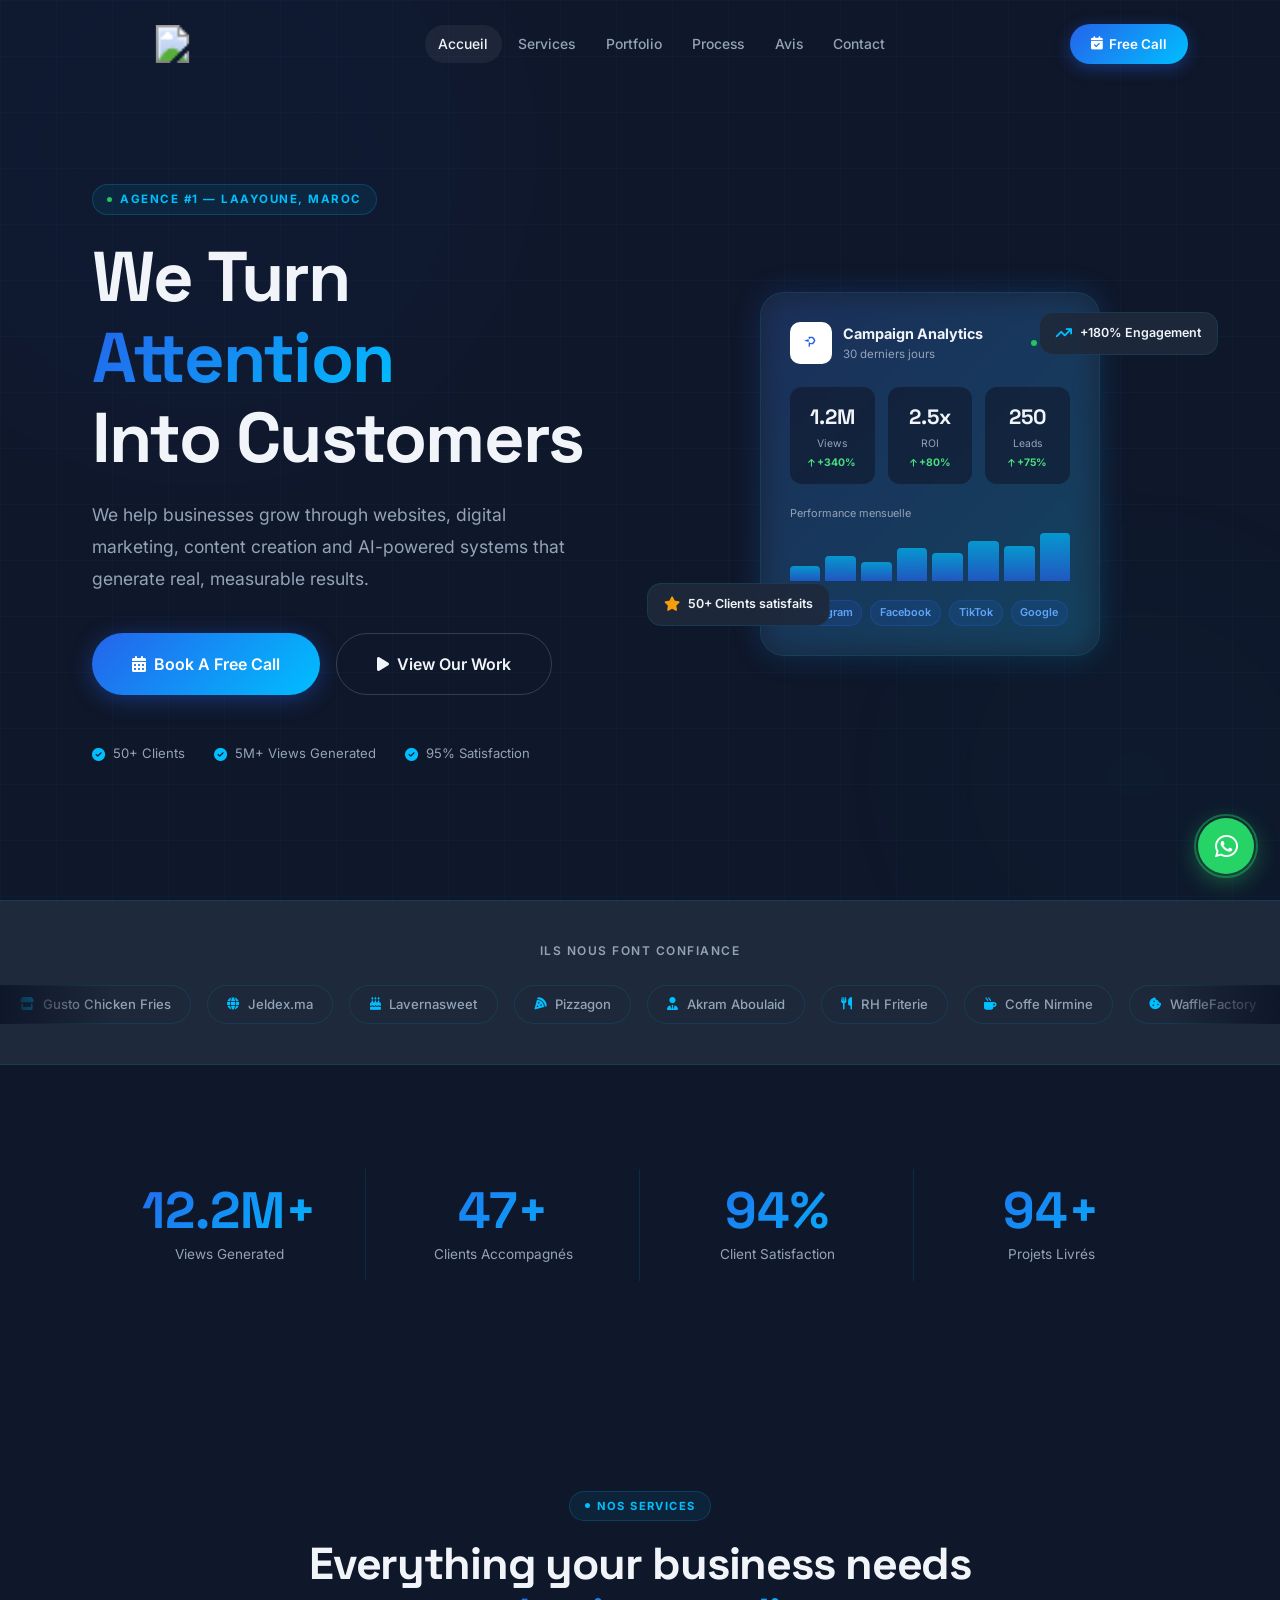
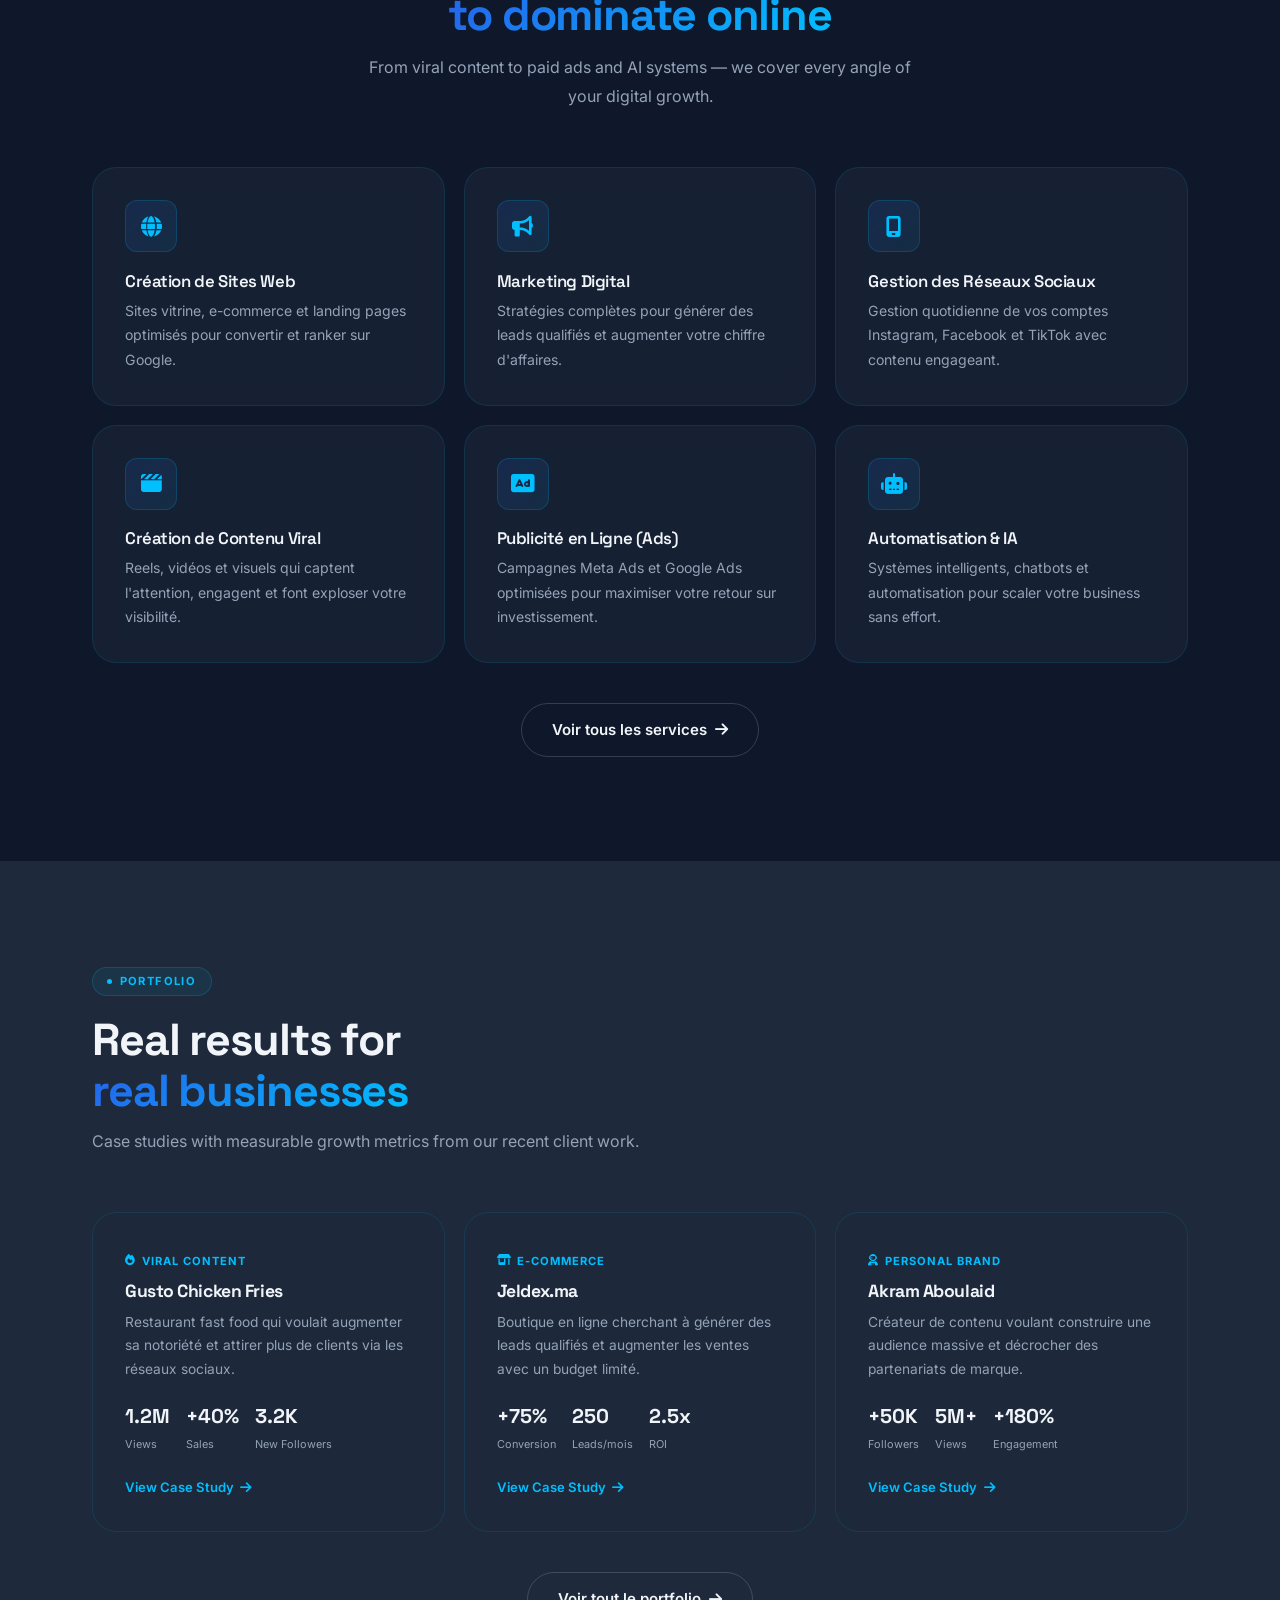
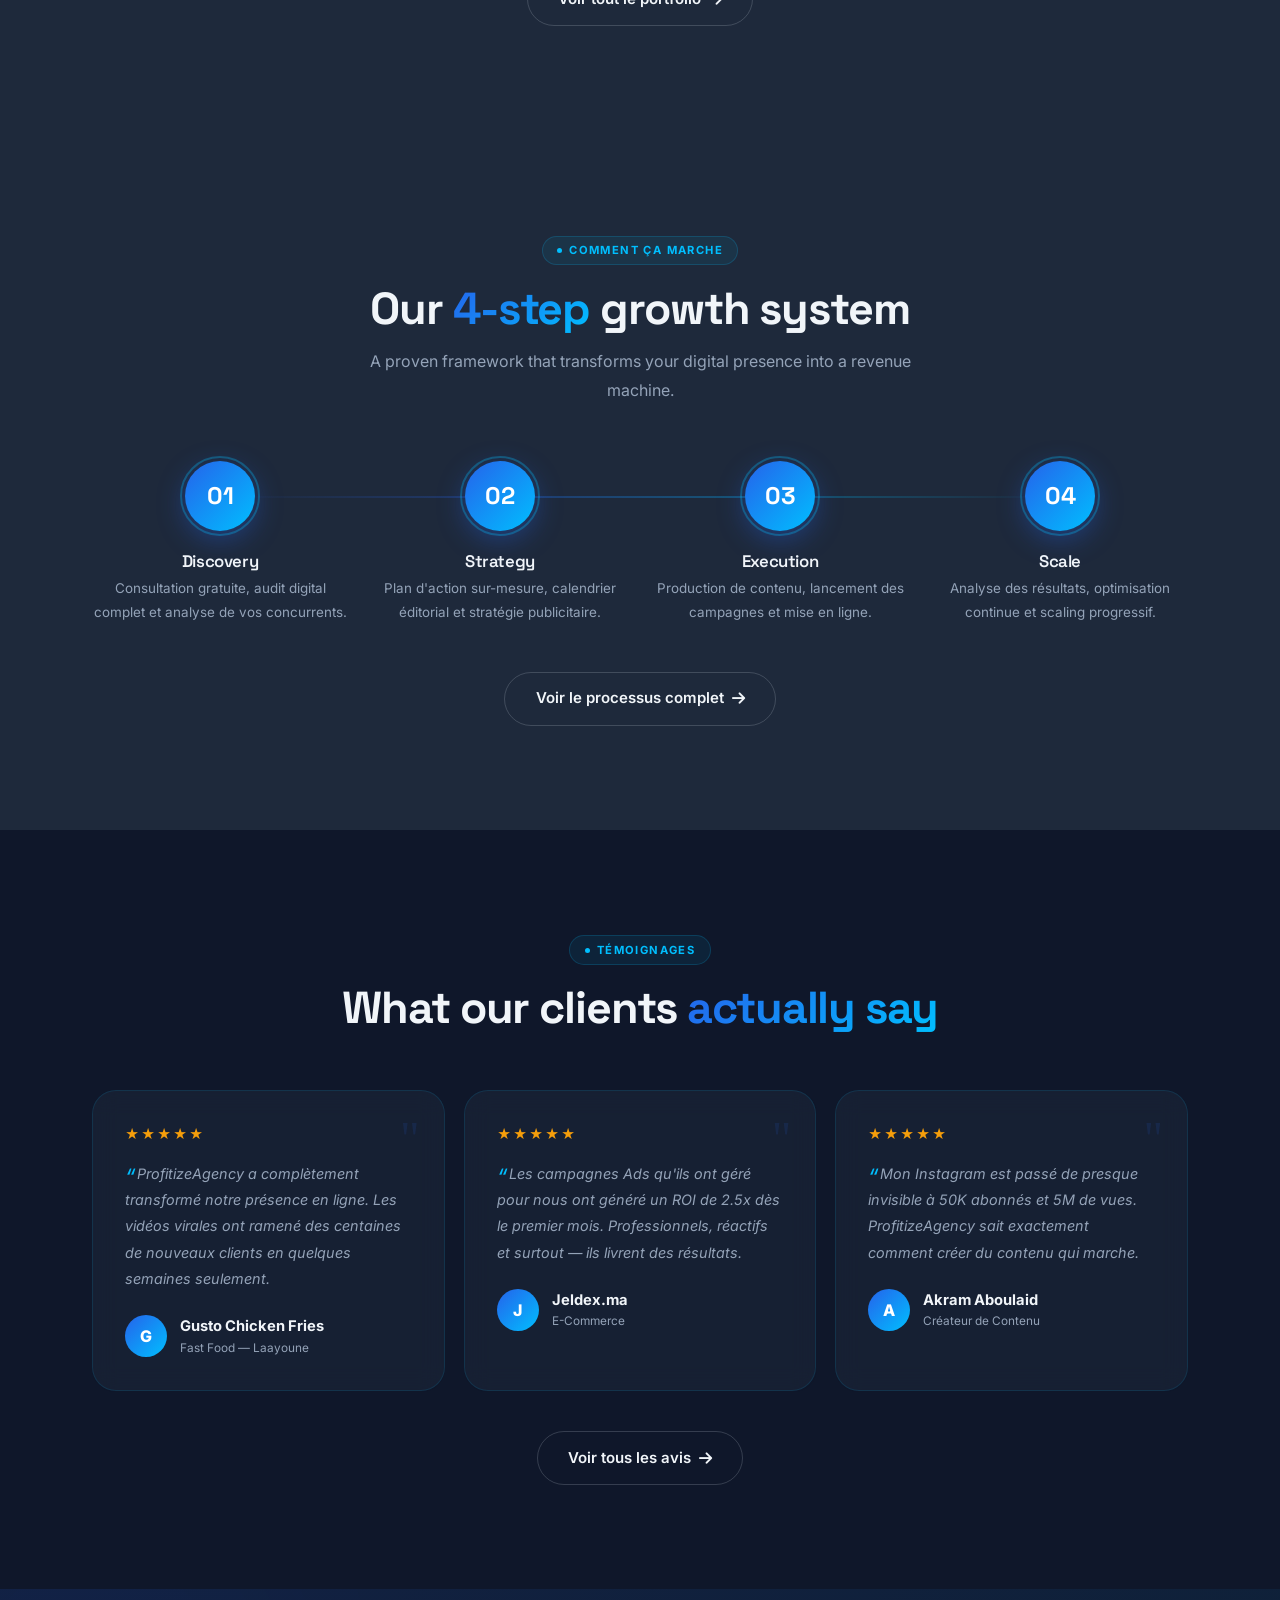
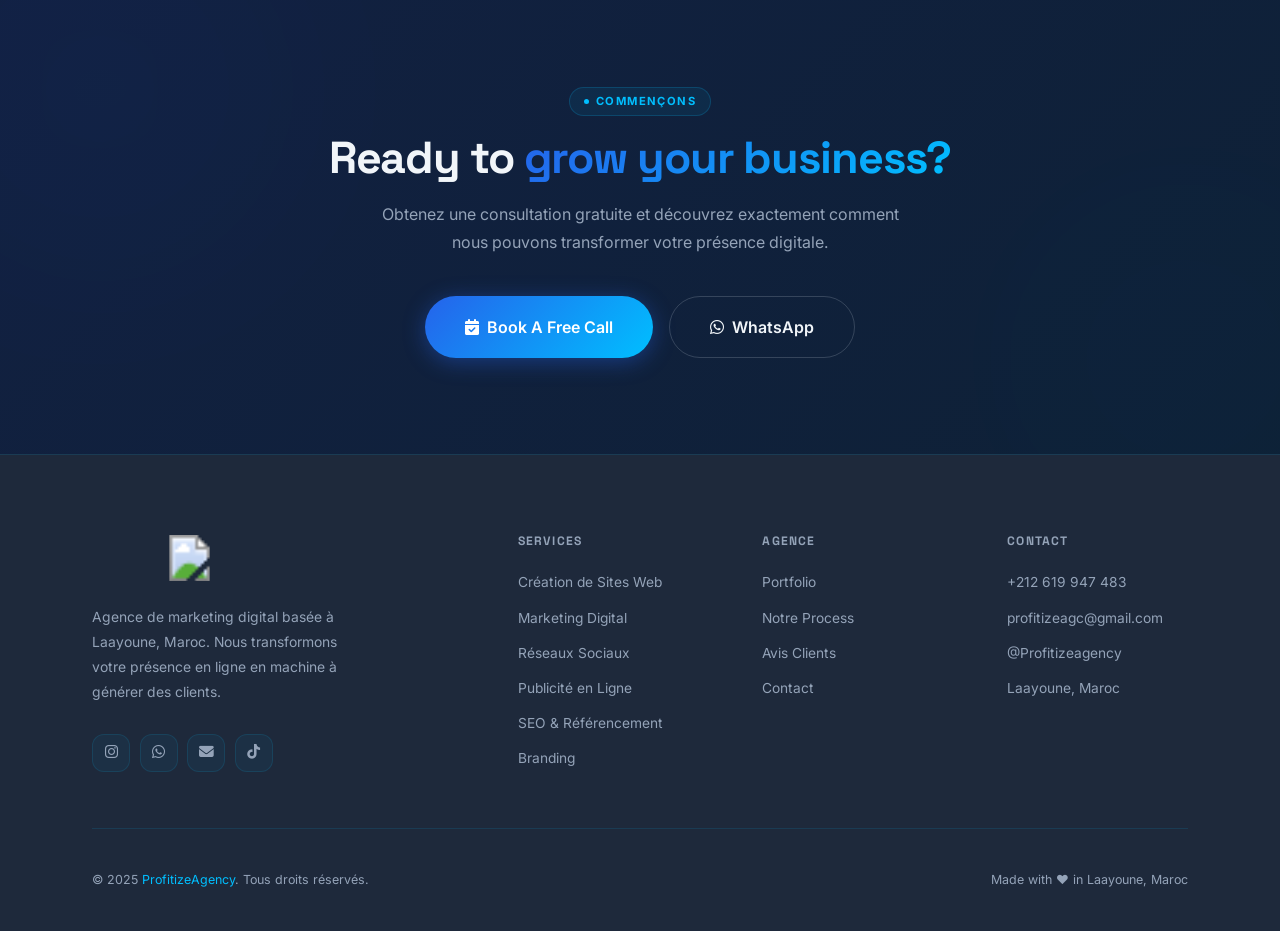
<file: index.html>
﻿<!DOCTYPE html>
<html lang="fr">
<head>
  <meta charset="UTF-8">
  <meta name="viewport" content="width=device-width, initial-scale=1.0">
  <meta name="description" content="ProfitizeAgency — Agence de Marketing Digital à Laayoune, Maroc. Création de sites web, gestion des réseaux sociaux, publicité en ligne, SEO et branding. Experts du digital au Maroc.">
  <meta name="keywords" content="agence marketing digital Laayoune, création site web Maroc, SEO Laayoune, publicité Facebook Instagram, ProfitizeAgency">
  <meta property="og:title" content="ProfitizeAgency | We Turn Attention Into Customers">
  <meta property="og:description" content="Digital marketing agency based in Laayoune, Morocco. Viral content, paid ads, websites and AI-powered growth systems.">
  <title>ProfitizeAgency | Marketing Digital — Laayoune, Maroc</title>
  <link rel="stylesheet" href="styles.css">
  <link rel="stylesheet" href="https://cdnjs.cloudflare.com/ajax/libs/font-awesome/6.5.0/css/all.min.css">
  <style>
    /* ===== HERO ===== */
    .hero {
      min-height: 100vh;
      display: flex;
      align-items: center;
      padding: 8rem 0 5rem;
      position: relative;
      overflow: hidden;
    }

    .hero-orb-1 { width: 600px; height: 600px; top: -150px; left: -100px; opacity: .18; }
    .hero-orb-2 { width: 450px; height: 450px; bottom: -100px; right: -80px; opacity: .12; }

    .hero-grid {
      display: grid;
      grid-template-columns: 1fr 1fr;
      gap: 4rem;
      align-items: center;
      position: relative;
      z-index: 1;
    }

    .hero-eyebrow {
      display: inline-flex;
      align-items: center;
      gap: 0.5rem;
      background: rgba(0,191,255,.07);
      border: 1px solid rgba(0,191,255,.2);
      padding: 0.32rem 0.9rem;
      border-radius: 999px;
      font-size: 0.72rem;
      font-weight: 700;
      color: var(--cyan);
      letter-spacing: 1.5px;
      text-transform: uppercase;
      margin-bottom: 1.4rem;
    }

    .hero-eyebrow::before {
      content: '';
      width: 5px; height: 5px;
      background: #22C55E;
      border-radius: 50%;
      animation: blink 1.8s infinite;
    }

    .hero h1 { margin-bottom: 1.3rem; }

    .hero-sub {
      font-size: 1.1rem;
      color: var(--gray-m);
      max-width: 500px;
      margin-bottom: 2.4rem;
      line-height: 1.82;
    }

    .hero-btns { display: flex; gap: 1rem; flex-wrap: wrap; margin-bottom: 3rem; }

    .hero-micro {
      display: flex;
      align-items: center;
      gap: 1.8rem;
      flex-wrap: wrap;
    }

    .hero-micro-item {
      display: flex;
      align-items: center;
      gap: 0.5rem;
      font-size: 0.82rem;
      color: var(--gray-m);
    }

    .hero-micro-item i { color: var(--cyan); }

    /* Hero Visual */
    .hero-visual { position: relative; display: flex; justify-content: center; }

    .dash-card {
      background: rgba(30,41,59,.7);
      border: 1px solid var(--card-b);
      border-radius: 24px;
      padding: 1.8rem;
      backdrop-filter: blur(20px);
      width: 340px;
      position: relative;
      z-index: 2;
      animation: float 4s ease-in-out infinite;
    }

    .dash-card::before {
      content: '';
      position: absolute;
      inset: -1px;
      border-radius: 25px;
      background: var(--grad);
      opacity: .2;
      z-index: -1;
      filter: blur(15px);
    }

    .dc-header {
      display: flex;
      align-items: center;
      justify-content: space-between;
      margin-bottom: 1.4rem;
    }

    .dc-left { display: flex; align-items: center; gap: 0.7rem; }

    .dc-av {
      width: 42px; height: 42px;
      background: #fff;
      border-radius: 10px;
      display: flex; align-items: center; justify-content: center;
      overflow: hidden;
      flex-shrink: 0;
    }

    .dc-title { font-size: 0.9rem; font-weight: 700; color: var(--white); }
    .dc-sub   { font-size: 0.72rem; color: var(--gray-m); }

    .dc-live {
      display: flex;
      align-items: center;
      gap: 0.35rem;
      font-size: 0.68rem;
      font-weight: 700;
      color: #22C55E;
      text-transform: uppercase;
      letter-spacing: 1px;
    }

    .dc-live::before {
      content: '';
      width: 6px; height: 6px;
      background: #22C55E;
      border-radius: 50%;
      animation: blink 1.5s infinite;
    }

    .dc-stats { display: grid; grid-template-columns: repeat(3,1fr); gap: 0.8rem; margin-bottom: 1.3rem; }

    .dc-stat {
      background: rgba(15,23,42,.6);
      border-radius: 12px;
      padding: 0.8rem 0.6rem;
      text-align: center;
    }

    .dcs-num  { font-family: var(--font-h); font-size: 1.3rem; font-weight: 800; color: var(--white); }
    .dcs-lbl  { font-size: 0.65rem; color: var(--gray-m); margin: 0.1rem 0; }
    .dcs-up   { font-size: 0.65rem; font-weight: 700; color: #4ADE80; }
    .dcs-up i { font-size: 0.55rem; }

    /* Bar chart */
    .dc-chart {
      margin-bottom: 1.2rem;
    }

    .dc-chart-lbl {
      font-size: 0.68rem;
      color: var(--gray-m);
      margin-bottom: 0.5rem;
    }

    .bars {
      display: flex;
      align-items: flex-end;
      gap: 5px;
      height: 50px;
    }

    .bar {
      flex: 1;
      border-radius: 4px 4px 0 0;
      background: linear-gradient(to top, #2563EB, #00BFFF);
      opacity: .7;
      animation: bar-grow 1s ease-out both;
    }

    @keyframes bar-grow {
      from { transform: scaleY(0); transform-origin: bottom; }
      to   { transform: scaleY(1); }
    }

    .dc-platforms {
      display: flex;
      gap: 0.5rem;
      flex-wrap: wrap;
    }

    .dc-plt {
      font-size: 0.68rem;
      font-weight: 600;
      padding: 0.2rem 0.55rem;
      border-radius: 999px;
      background: rgba(37,99,235,.12);
      border: 1px solid rgba(37,99,235,.25);
      color: #60A5FA;
    }

    /* Floating badges */
    .fb {
      position: absolute;
      background: rgba(30,41,59,.95);
      border: 1px solid var(--card-b);
      border-radius: 14px;
      padding: 0.65rem 1rem;
      display: flex;
      align-items: center;
      gap: 0.5rem;
      font-size: 0.78rem;
      font-weight: 600;
      color: var(--white);
      backdrop-filter: blur(16px);
      z-index: 3;
      white-space: nowrap;
    }

    .fb i { font-size: 0.9rem; }
    .fb-1 { top: 20px; right: -30px; animation: float2 3s ease-in-out infinite; }
    .fb-2 { bottom: 30px; left: -25px; animation: float2 3.5s ease-in-out infinite 0.8s; }

    /* ===== CLIENTS STRIP ===== */
    .clients-strip { padding: 2.5rem 0; background: var(--dark-2); border-top: 1px solid var(--card-b); border-bottom: 1px solid var(--card-b); }
    .cs-label { text-align: center; font-size: 0.75rem; font-weight: 600; color: var(--gray-m); text-transform: uppercase; letter-spacing: 1.5px; margin-bottom: 1.5rem; }

    /* ===== STATS SECTION ===== */
    .stats-section { padding: 5rem 0; background: var(--dark); }
    .stats-grid { display: grid; grid-template-columns: repeat(4,1fr); gap: 0; }
    .stat-box { text-align: center; padding: 2.5rem 1rem; position: relative; }
    .stat-box::after { content:''; position:absolute; right:0; top:15%; height:70%; width:1px; background:var(--card-b); }
    .stat-box:last-child::after { display:none; }
    .stat-desc { font-size: 0.82rem; color: var(--gray-m); margin-top: 0.3rem; }

    /* ===== SERVICES SECTION ===== */
    .srv-grid { display: grid; grid-template-columns: repeat(3,1fr); gap: 1.2rem; }
    .srv-card { cursor: default; }
    .srv-card h4 { margin-bottom: 0.5rem; font-size: 1.05rem; }
    .srv-card p { font-size: 0.88rem; color: var(--gray-m); line-height: 1.75; }
    .srv-more { text-align: center; margin-top: 2.5rem; }

    /* ===== CASE STUDIES ===== */
    .cs-grid { display: grid; grid-template-columns: repeat(3,1fr); gap: 1.2rem; }

    .cs-card { position: relative; overflow: hidden; }

    .cs-tag {
      display: inline-flex;
      align-items: center;
      gap: 0.35rem;
      font-size: 0.7rem;
      font-weight: 700;
      color: var(--cyan);
      text-transform: uppercase;
      letter-spacing: 1px;
      margin-bottom: 0.7rem;
    }

    .cs-card h3 { font-size: 1.1rem; margin-bottom: 0.6rem; }
    .cs-card .cs-desc { font-size: 0.86rem; color: var(--gray-m); margin-bottom: 1.2rem; line-height: 1.7; }

    .cs-metrics { display: flex; gap: 1rem; flex-wrap: wrap; margin-bottom: 1.2rem; }

    .cs-m {
      display: flex;
      flex-direction: column;
      gap: 0.15rem;
    }

    .cs-m-num { font-family: var(--font-h); font-size: 1.25rem; font-weight: 800; color: var(--white); }
    .cs-m-lbl { font-size: 0.68rem; color: var(--gray-m); }

    .cs-link {
      display: inline-flex;
      align-items: center;
      gap: 0.4rem;
      font-size: 0.82rem;
      font-weight: 600;
      color: var(--cyan);
      transition: var(--t);
    }

    .cs-link:hover { gap: 0.7rem; }

    /* ===== PROCESS SECTION ===== */
    .proc-section { background: var(--dark-2); }
    .proc-grid { display: grid; grid-template-columns: repeat(4,1fr); gap: 1.5rem; position: relative; }
    .proc-line {
      position: absolute;
      top: 35px; left: 12.5%;
      width: 75%; height: 2px;
      background: linear-gradient(90deg, transparent, var(--blue), var(--cyan), transparent);
      opacity: .3;
    }
    .proc-step { text-align: center; position: relative; z-index: 1; }
    .proc-num {
      width: 70px; height: 70px;
      border-radius: 50%;
      background: var(--grad);
      display: flex;
      align-items: center;
      justify-content: center;
      font-family: var(--font-h);
      font-size: 1.5rem;
      font-weight: 800;
      color: #fff;
      margin: 0 auto 1.3rem;
      box-shadow: 0 8px 28px rgba(37,99,235,.4);
      position: relative;
    }
    .proc-num::after {
      content: '';
      position: absolute;
      inset: -5px;
      border-radius: 50%;
      border: 2px solid rgba(0,191,255,.3);
    }
    .proc-step h4 { margin-bottom: 0.4rem; }
    .proc-step p { font-size: 0.84rem; color: var(--gray-m); line-height: 1.72; }

    /* ===== TESTIMONIALS ===== */
    .tes-grid { display: grid; grid-template-columns: repeat(3,1fr); gap: 1.2rem; }
    .tes-card { position: relative; }
    .tes-stars { color: #F59E0B; font-size: 0.85rem; letter-spacing: 2px; margin-bottom: 1rem; }
    .tes-text { font-size: 0.9rem; color: var(--gray-m); font-style: italic; line-height: 1.82; margin-bottom: 1.4rem; }
    .tes-text::before { content: '\201C'; color: var(--cyan); font-size: 1.5rem; line-height: 0; vertical-align: -0.3em; margin-right: 2px; }
    .tes-author { display: flex; align-items: center; gap: 0.8rem; }
    .tes-av {
      width: 42px; height: 42px;
      border-radius: 50%;
      background: var(--grad);
      display: flex; align-items: center; justify-content: center;
      font-weight: 800;
      color: #fff;
      font-size: 1rem;
      flex-shrink: 0;
    }
    .tes-name { font-size: 0.92rem; font-weight: 700; color: var(--white); }
    .tes-role { font-size: 0.74rem; color: var(--gray-m); }
    .tes-q { position: absolute; top: 1.5rem; right: 1.5rem; font-size: 3rem; color: var(--blue); opacity: .12; font-family: serif; line-height: 1; }

    /* ===== CTA SECTION ===== */
    .cta-section {
      padding: 6rem 0;
      position: relative;
      overflow: hidden;
      text-align: center;
    }
    .cta-section::before {
      content: '';
      position: absolute;
      inset: 0;
      background: linear-gradient(135deg, rgba(37,99,235,.12) 0%, rgba(0,191,255,.06) 100%);
    }
    .cta-section .container { position: relative; z-index: 1; }
    .cta-section h2 { margin-bottom: 1rem; }
    .cta-section p { color: var(--gray-m); max-width: 520px; margin: 0 auto 2.5rem; }
    .cta-btns { display: flex; gap: 1rem; justify-content: center; flex-wrap: wrap; }

    /* RESPONSIVE */
    @media (max-width: 1024px) {
      .hero-grid { grid-template-columns: 1fr; }
      .hero-visual { display: none; }
      .stats-grid { grid-template-columns: repeat(2,1fr); }
      .stat-box:nth-child(2)::after { display: none; }
      .srv-grid { grid-template-columns: repeat(2,1fr); }
      .cs-grid { grid-template-columns: repeat(2,1fr); }
      .tes-grid { grid-template-columns: repeat(2,1fr); }
      .proc-grid { grid-template-columns: repeat(2,1fr); }
      .proc-line { display: none; }
    }

    @media (max-width: 640px) {
      .hero { padding: 7rem 0 4rem; }
      .srv-grid { grid-template-columns: 1fr; }
      .cs-grid { grid-template-columns: 1fr; }
      .tes-grid { grid-template-columns: 1fr; }
      .proc-grid { grid-template-columns: 1fr; }
      .stats-grid { grid-template-columns: repeat(2,1fr); }
      .stat-box::after { display: none; }
      .fb-1, .fb-2 { display: none; }
    }
  </style>
</head>
<body>

<!-- NAV -->
<nav id="nav">
  <div class="container nav-inner">
    <a href="index.html" class="logo-img"><img src="logo.svg" alt="ProfitizeAgency"></a>
    <ul class="n-menu" id="nm">
      <li><a href="index.html" class="active">Accueil</a></li>
      <li><a href="services.html">Services</a></li>
      <li><a href="portfolio.html">Portfolio</a></li>
      <li><a href="process.html">Process</a></li>
      <li><a href="testimonials.html">Avis</a></li>
      <li><a href="contact.html">Contact</a></li>
    </ul>
    <a href="contact.html" class="n-cta"><i class="fas fa-calendar-check"></i> Free Call</a>
    <button class="n-ham" id="nh" aria-label="Menu"><span></span><span></span><span></span></button>
  </div>
</nav>

<!-- HERO -->
<section class="hero grid-bg">
  <div class="orb orb-blue hero-orb-1"></div>
  <div class="orb orb-cyan hero-orb-2"></div>
  <div class="container hero-grid">
    <!-- Left -->
    <div>
      <div class="hero-eyebrow">Agence #1 — Laayoune, Maroc</div>
      <h1>We Turn <span class="g-text">Attention</span><br>Into Customers</h1>
      <p class="hero-sub">We help businesses grow through websites, digital marketing, content creation and AI-powered systems that generate real, measurable results.</p>
      <div class="hero-btns">
        <a href="contact.html" class="btn btn-p btn-lg"><i class="fas fa-calendar-alt"></i> Book A Free Call</a>
        <a href="portfolio.html" class="btn btn-o btn-lg"><i class="fas fa-play"></i> View Our Work</a>
      </div>
      <div class="hero-micro">
        <div class="hero-micro-item"><i class="fas fa-check-circle"></i> 50+ Clients</div>
        <div class="hero-micro-item"><i class="fas fa-check-circle"></i> 5M+ Views Generated</div>
        <div class="hero-micro-item"><i class="fas fa-check-circle"></i> 95% Satisfaction</div>
      </div>
    </div>
    <!-- Right Visual -->
    <div class="hero-visual">
      <div class="fb fb-1"><i class="fas fa-arrow-trend-up" style="color:var(--cyan)"></i> +180% Engagement</div>
      <div class="dash-card">
        <div class="dc-header">
          <div class="dc-left">
            <div class="dc-av"><img src="logo-icon.svg" alt="Profitize" style="width:28px;height:28px;object-fit:contain;display:block;"></div>
            <div>
              <div class="dc-title">Campaign Analytics</div>
              <div class="dc-sub">30 derniers jours</div>
            </div>
          </div>
          <div class="dc-live">Live</div>
        </div>
        <div class="dc-stats">
          <div class="dc-stat">
            <div class="dcs-num">1.2M</div>
            <div class="dcs-lbl">Views</div>
            <div class="dcs-up"><i class="fas fa-arrow-up"></i> +340%</div>
          </div>
          <div class="dc-stat">
            <div class="dcs-num">2.5x</div>
            <div class="dcs-lbl">ROI</div>
            <div class="dcs-up"><i class="fas fa-arrow-up"></i> +80%</div>
          </div>
          <div class="dc-stat">
            <div class="dcs-num">250</div>
            <div class="dcs-lbl">Leads</div>
            <div class="dcs-up"><i class="fas fa-arrow-up"></i> +75%</div>
          </div>
        </div>
        <div class="dc-chart">
          <div class="dc-chart-lbl">Performance mensuelle</div>
          <div class="bars">
            <div class="bar" style="height:30%;animation-delay:.1s"></div>
            <div class="bar" style="height:50%;animation-delay:.15s"></div>
            <div class="bar" style="height:38%;animation-delay:.2s"></div>
            <div class="bar" style="height:65%;animation-delay:.25s"></div>
            <div class="bar" style="height:55%;animation-delay:.3s"></div>
            <div class="bar" style="height:80%;animation-delay:.35s"></div>
            <div class="bar" style="height:70%;animation-delay:.4s"></div>
            <div class="bar" style="height:95%;animation-delay:.45s"></div>
          </div>
        </div>
        <div class="dc-platforms">
          <span class="dc-plt">Instagram</span>
          <span class="dc-plt">Facebook</span>
          <span class="dc-plt">TikTok</span>
          <span class="dc-plt">Google</span>
        </div>
      </div>
      <div class="fb fb-2"><i class="fas fa-star" style="color:#F59E0B"></i> 50+ Clients satisfaits</div>
    </div>
  </div>
</section>

<!-- CLIENTS STRIP -->
<div class="clients-strip">
  <div class="cs-label">Ils nous font confiance</div>
  <div class="mq-outer">
    <div class="mq-track">
      <div class="mq-pill"><i class="fas fa-store"></i> Gusto Chicken Fries</div>
      <div class="mq-pill"><i class="fas fa-globe"></i> Jeldex.ma</div>
      <div class="mq-pill"><i class="fas fa-cake-candles"></i> Lavernasweet</div>
      <div class="mq-pill"><i class="fas fa-pizza-slice"></i> Pizzagon</div>
      <div class="mq-pill"><i class="fas fa-user-tie"></i> Akram Aboulaid</div>
      <div class="mq-pill"><i class="fas fa-utensils"></i> RH Friterie</div>
      <div class="mq-pill"><i class="fas fa-mug-hot"></i> Coffe Nirmine</div>
      <div class="mq-pill"><i class="fas fa-cookie-bite"></i> WaffleFactory</div>
      <!-- Duplicate for seamless loop -->
      <div class="mq-pill"><i class="fas fa-store"></i> Gusto Chicken Fries</div>
      <div class="mq-pill"><i class="fas fa-globe"></i> Jeldex.ma</div>
      <div class="mq-pill"><i class="fas fa-cake-candles"></i> Lavernasweet</div>
      <div class="mq-pill"><i class="fas fa-pizza-slice"></i> Pizzagon</div>
      <div class="mq-pill"><i class="fas fa-user-tie"></i> Akram Aboulaid</div>
      <div class="mq-pill"><i class="fas fa-utensils"></i> RH Friterie</div>
      <div class="mq-pill"><i class="fas fa-mug-hot"></i> Coffe Nirmine</div>
      <div class="mq-pill"><i class="fas fa-cookie-bite"></i> WaffleFactory</div>
    </div>
  </div>
</div>

<!-- STATS -->
<section class="stats-section">
  <div class="container">
    <div class="stats-grid">
      <div class="stat-box reveal">
        <div class="stat-n"><span class="ctr" data-t="12">0</span>.2M+</div>
        <div class="stat-l">Views Generated</div>
      </div>
      <div class="stat-box reveal d1">
        <div class="stat-n"><span class="ctr" data-t="50">0</span>+</div>
        <div class="stat-l">Clients Accompagnés</div>
      </div>
      <div class="stat-box reveal d2">
        <div class="stat-n"><span class="ctr" data-t="95">0</span>%</div>
        <div class="stat-l">Client Satisfaction</div>
      </div>
      <div class="stat-box reveal d3">
        <div class="stat-n"><span class="ctr" data-t="120">0</span>+</div>
        <div class="stat-l">Projets Livrés</div>
      </div>
    </div>
  </div>
</section>

<!-- SERVICES PREVIEW -->
<section>
  <div class="container">
    <div class="s-hd c reveal">
      <div class="chip">Nos Services</div>
      <h2 class="s-title">Everything your business needs<br><span class="g-text">to dominate online</span></h2>
      <p class="s-desc">From viral content to paid ads and AI systems — we cover every angle of your digital growth.</p>
    </div>
    <div class="srv-grid">
      <div class="card srv-card reveal">
        <div class="ib"><i class="fas fa-globe"></i></div>
        <h4>Création de Sites Web</h4>
        <p>Sites vitrine, e-commerce et landing pages optimisés pour convertir et ranker sur Google.</p>
      </div>
      <div class="card srv-card reveal d1">
        <div class="ib"><i class="fas fa-bullhorn"></i></div>
        <h4>Marketing Digital</h4>
        <p>Stratégies complètes pour générer des leads qualifiés et augmenter votre chiffre d'affaires.</p>
      </div>
      <div class="card srv-card reveal d2">
        <div class="ib"><i class="fas fa-mobile-screen"></i></div>
        <h4>Gestion des Réseaux Sociaux</h4>
        <p>Gestion quotidienne de vos comptes Instagram, Facebook et TikTok avec contenu engageant.</p>
      </div>
      <div class="card srv-card reveal d1">
        <div class="ib"><i class="fas fa-clapperboard"></i></div>
        <h4>Création de Contenu Viral</h4>
        <p>Reels, vidéos et visuels qui captent l'attention, engagent et font exploser votre visibilité.</p>
      </div>
      <div class="card srv-card reveal d2">
        <div class="ib"><i class="fas fa-rectangle-ad"></i></div>
        <h4>Publicité en Ligne (Ads)</h4>
        <p>Campagnes Meta Ads et Google Ads optimisées pour maximiser votre retour sur investissement.</p>
      </div>
      <div class="card srv-card reveal d3">
        <div class="ib"><i class="fas fa-robot"></i></div>
        <h4>Automatisation & IA</h4>
        <p>Systèmes intelligents, chatbots et automatisation pour scaler votre business sans effort.</p>
      </div>
    </div>
    <div class="srv-more reveal">
      <a href="services.html" class="btn btn-o">Voir tous les services <i class="fas fa-arrow-right"></i></a>
    </div>
  </div>
</section>

<!-- CASE STUDIES -->
<section style="background: var(--dark-2);">
  <div class="container">
    <div class="s-hd reveal">
      <div class="chip">Portfolio</div>
      <h2 class="s-title">Real results for<br><span class="g-text">real businesses</span></h2>
      <p class="s-desc">Case studies with measurable growth metrics from our recent client work.</p>
    </div>
    <div class="cs-grid">
      <div class="card cs-card reveal">
        <div class="cs-tag"><i class="fas fa-fire"></i> Viral Content</div>
        <h3>Gusto Chicken Fries</h3>
        <p class="cs-desc">Restaurant fast food qui voulait augmenter sa notoriété et attirer plus de clients via les réseaux sociaux.</p>
        <div class="cs-metrics">
          <div class="cs-m"><div class="cs-m-num">1.2M</div><div class="cs-m-lbl">Views</div></div>
          <div class="cs-m"><div class="cs-m-num">+40%</div><div class="cs-m-lbl">Sales</div></div>
          <div class="cs-m"><div class="cs-m-num">3.2K</div><div class="cs-m-lbl">New Followers</div></div>
        </div>
        <a href="portfolio.html" class="cs-link">View Case Study <i class="fas fa-arrow-right"></i></a>
      </div>
      <div class="card cs-card reveal d1">
        <div class="cs-tag"><i class="fas fa-shop"></i> E-Commerce</div>
        <h3>Jeldex.ma</h3>
        <p class="cs-desc">Boutique en ligne cherchant à générer des leads qualifiés et augmenter les ventes avec un budget limité.</p>
        <div class="cs-metrics">
          <div class="cs-m"><div class="cs-m-num">+75%</div><div class="cs-m-lbl">Conversion</div></div>
          <div class="cs-m"><div class="cs-m-num">250</div><div class="cs-m-lbl">Leads/mois</div></div>
          <div class="cs-m"><div class="cs-m-num">2.5x</div><div class="cs-m-lbl">ROI</div></div>
        </div>
        <a href="portfolio.html" class="cs-link">View Case Study <i class="fas fa-arrow-right"></i></a>
      </div>
      <div class="card cs-card reveal d2">
        <div class="cs-tag"><i class="fas fa-user-astronaut"></i> Personal Brand</div>
        <h3>Akram Aboulaid</h3>
        <p class="cs-desc">Créateur de contenu voulant construire une audience massive et décrocher des partenariats de marque.</p>
        <div class="cs-metrics">
          <div class="cs-m"><div class="cs-m-num">+50K</div><div class="cs-m-lbl">Followers</div></div>
          <div class="cs-m"><div class="cs-m-num">5M+</div><div class="cs-m-lbl">Views</div></div>
          <div class="cs-m"><div class="cs-m-num">+180%</div><div class="cs-m-lbl">Engagement</div></div>
        </div>
        <a href="portfolio.html" class="cs-link">View Case Study <i class="fas fa-arrow-right"></i></a>
      </div>
    </div>
    <div class="srv-more reveal" style="margin-top:2.5rem;">
      <a href="portfolio.html" class="btn btn-o">Voir tout le portfolio <i class="fas fa-arrow-right"></i></a>
    </div>
  </div>
</section>

<!-- PROCESS -->
<section class="proc-section">
  <div class="container">
    <div class="s-hd c reveal">
      <div class="chip">Comment ça marche</div>
      <h2 class="s-title">Our <span class="g-text">4-step</span> growth system</h2>
      <p class="s-desc">A proven framework that transforms your digital presence into a revenue machine.</p>
    </div>
    <div class="proc-grid">
      <div class="proc-line"></div>
      <div class="proc-step reveal">
        <div class="proc-num">01</div>
        <h4>Discovery</h4>
        <p>Consultation gratuite, audit digital complet et analyse de vos concurrents.</p>
      </div>
      <div class="proc-step reveal d1">
        <div class="proc-num">02</div>
        <h4>Strategy</h4>
        <p>Plan d'action sur-mesure, calendrier éditorial et stratégie publicitaire.</p>
      </div>
      <div class="proc-step reveal d2">
        <div class="proc-num">03</div>
        <h4>Execution</h4>
        <p>Production de contenu, lancement des campagnes et mise en ligne.</p>
      </div>
      <div class="proc-step reveal d3">
        <div class="proc-num">04</div>
        <h4>Scale</h4>
        <p>Analyse des résultats, optimisation continue et scaling progressif.</p>
      </div>
    </div>
    <div class="srv-more reveal" style="margin-top:3rem;">
      <a href="process.html" class="btn btn-o">Voir le processus complet <i class="fas fa-arrow-right"></i></a>
    </div>
  </div>
</section>

<!-- TESTIMONIALS -->
<section>
  <div class="container">
    <div class="s-hd c reveal">
      <div class="chip">Témoignages</div>
      <h2 class="s-title">What our clients <span class="g-text">actually say</span></h2>
    </div>
    <div class="tes-grid">
      <div class="card tes-card reveal">
        <div class="tes-q">"</div>
        <div class="tes-stars">★★★★★</div>
        <p class="tes-text">ProfitizeAgency a complètement transformé notre présence en ligne. Les vidéos virales ont ramené des centaines de nouveaux clients en quelques semaines seulement.</p>
        <div class="tes-author">
          <div class="tes-av">G</div>
          <div><div class="tes-name">Gusto Chicken Fries</div><div class="tes-role">Fast Food — Laayoune</div></div>
        </div>
      </div>
      <div class="card tes-card reveal d1">
        <div class="tes-q">"</div>
        <div class="tes-stars">★★★★★</div>
        <p class="tes-text">Les campagnes Ads qu'ils ont géré pour nous ont généré un ROI de 2.5x dès le premier mois. Professionnels, réactifs et surtout — ils livrent des résultats.</p>
        <div class="tes-author">
          <div class="tes-av">J</div>
          <div><div class="tes-name">Jeldex.ma</div><div class="tes-role">E-Commerce</div></div>
        </div>
      </div>
      <div class="card tes-card reveal d2">
        <div class="tes-q">"</div>
        <div class="tes-stars">★★★★★</div>
        <p class="tes-text">Mon Instagram est passé de presque invisible à 50K abonnés et 5M de vues. ProfitizeAgency sait exactement comment créer du contenu qui marche.</p>
        <div class="tes-author">
          <div class="tes-av">A</div>
          <div><div class="tes-name">Akram Aboulaid</div><div class="tes-role">Créateur de Contenu</div></div>
        </div>
      </div>
    </div>
    <div class="srv-more reveal" style="margin-top:2.5rem;">
      <a href="testimonials.html" class="btn btn-o">Voir tous les avis <i class="fas fa-arrow-right"></i></a>
    </div>
  </div>
</section>

<!-- CTA -->
<section class="cta-section">
  <div class="orb orb-blue" style="width:400px;height:400px;left:-100px;top:-100px;filter:blur(100px);opacity:.15;"></div>
  <div class="orb orb-cyan" style="width:350px;height:350px;right:-80px;bottom:-80px;filter:blur(100px);opacity:.1;"></div>
  <div class="container reveal">
    <div class="chip" style="margin:0 auto 1rem;">Commençons</div>
    <h2>Ready to <span class="g-text">grow your business?</span></h2>
    <p>Obtenez une consultation gratuite et découvrez exactement comment nous pouvons transformer votre présence digitale.</p>
    <div class="cta-btns">
      <a href="contact.html" class="btn btn-p btn-lg"><i class="fas fa-calendar-check"></i> Book A Free Call</a>
      <a href="https://wa.me/212619947483?text=Bonjour%20ProfitizeAgency%20!" target="_blank" class="btn btn-o btn-lg"><i class="fab fa-whatsapp"></i> WhatsApp</a>
    </div>
  </div>
</section>

<!-- FOOTER -->
<footer id="footer">
  <div class="container">
    <div class="ft-top">
      <div class="ft-brand">
        <a href="index.html" class="logo-img footer-logo"><img src="logo.svg" alt="ProfitizeAgency"></a>
        <p class="ft-brand-txt">Agence de marketing digital basée à Laayoune, Maroc. Nous transformons votre présence en ligne en machine à générer des clients.</p>
        <div class="socials">
          <a href="https://instagram.com/Profitizeagency" target="_blank" class="soc-btn"><i class="fab fa-instagram"></i></a>
          <a href="https://wa.me/212619947483" target="_blank" class="soc-btn"><i class="fab fa-whatsapp"></i></a>
          <a href="mailto:profitizeagc@gmail.com" class="soc-btn"><i class="fas fa-envelope"></i></a>
          <a href="#" class="soc-btn"><i class="fab fa-tiktok"></i></a>
        </div>
      </div>
      <div class="ft-col">
        <h5>Services</h5>
        <ul>
          <li><a href="services.html">Création de Sites Web</a></li>
          <li><a href="services.html">Marketing Digital</a></li>
          <li><a href="services.html">Réseaux Sociaux</a></li>
          <li><a href="services.html">Publicité en Ligne</a></li>
          <li><a href="services.html">SEO & Référencement</a></li>
          <li><a href="services.html">Branding</a></li>
        </ul>
      </div>
      <div class="ft-col">
        <h5>Agence</h5>
        <ul>
          <li><a href="portfolio.html">Portfolio</a></li>
          <li><a href="process.html">Notre Process</a></li>
          <li><a href="testimonials.html">Avis Clients</a></li>
          <li><a href="contact.html">Contact</a></li>
        </ul>
      </div>
      <div class="ft-col">
        <h5>Contact</h5>
        <ul>
          <li><a href="tel:+212619947483">+212 619 947 483</a></li>
          <li><a href="mailto:profitizeagc@gmail.com">profitizeagc@gmail.com</a></li>
          <li><a href="https://instagram.com/Profitizeagency">@Profitizeagency</a></li>
          <li><a href="#">Laayoune, Maroc</a></li>
        </ul>
      </div>
    </div>
    <div class="ft-bot">
      <p>&copy; 2025 <span class="cy">ProfitizeAgency</span>. Tous droits réservés.</p>
      <p>Made with ♥ in Laayoune, Maroc</p>
    </div>
  </div>
</footer>

<!-- WHATSAPP FLOAT -->
<a href="https://wa.me/212619947483?text=Bonjour%20ProfitizeAgency%20!%20Je%20voudrais%20en%20savoir%20plus." target="_blank" class="wa-float"><i class="fab fa-whatsapp"></i></a>

<script>
  // Navbar
  const nav = document.getElementById('nav');
  window.addEventListener('scroll', () => nav.classList.toggle('stuck', window.scrollY > 40));

  // Hamburger
  const nh = document.getElementById('nh');
  const nm = document.getElementById('nm');
  nh.addEventListener('click', () => { nh.classList.toggle('open'); nm.classList.toggle('open'); });
  nm.querySelectorAll('a').forEach(a => a.addEventListener('click', () => { nh.classList.remove('open'); nm.classList.remove('open'); }));

  // Reveal
  const ro = new IntersectionObserver(es => es.forEach(e => { if (e.isIntersecting) { e.target.classList.add('in'); ro.unobserve(e.target); } }), { threshold: 0.1, rootMargin: '0px 0px -40px 0px' });
  document.querySelectorAll('.reveal').forEach(el => ro.observe(el));

  // Counter
  const co = new IntersectionObserver(es => es.forEach(e => {
    if (e.isIntersecting) {
      const el = e.target, t = +el.dataset.t;
      let c = 0, inc = Math.ceil(t / 60);
      const ti = setInterval(() => { c = Math.min(c + inc, t); el.textContent = c; if (c >= t) clearInterval(ti); }, 25);
      co.unobserve(el);
    }
  }), { threshold: 0.5 });
  document.querySelectorAll('.ctr').forEach(el => co.observe(el));
</script>
</body>
</html>
</file>
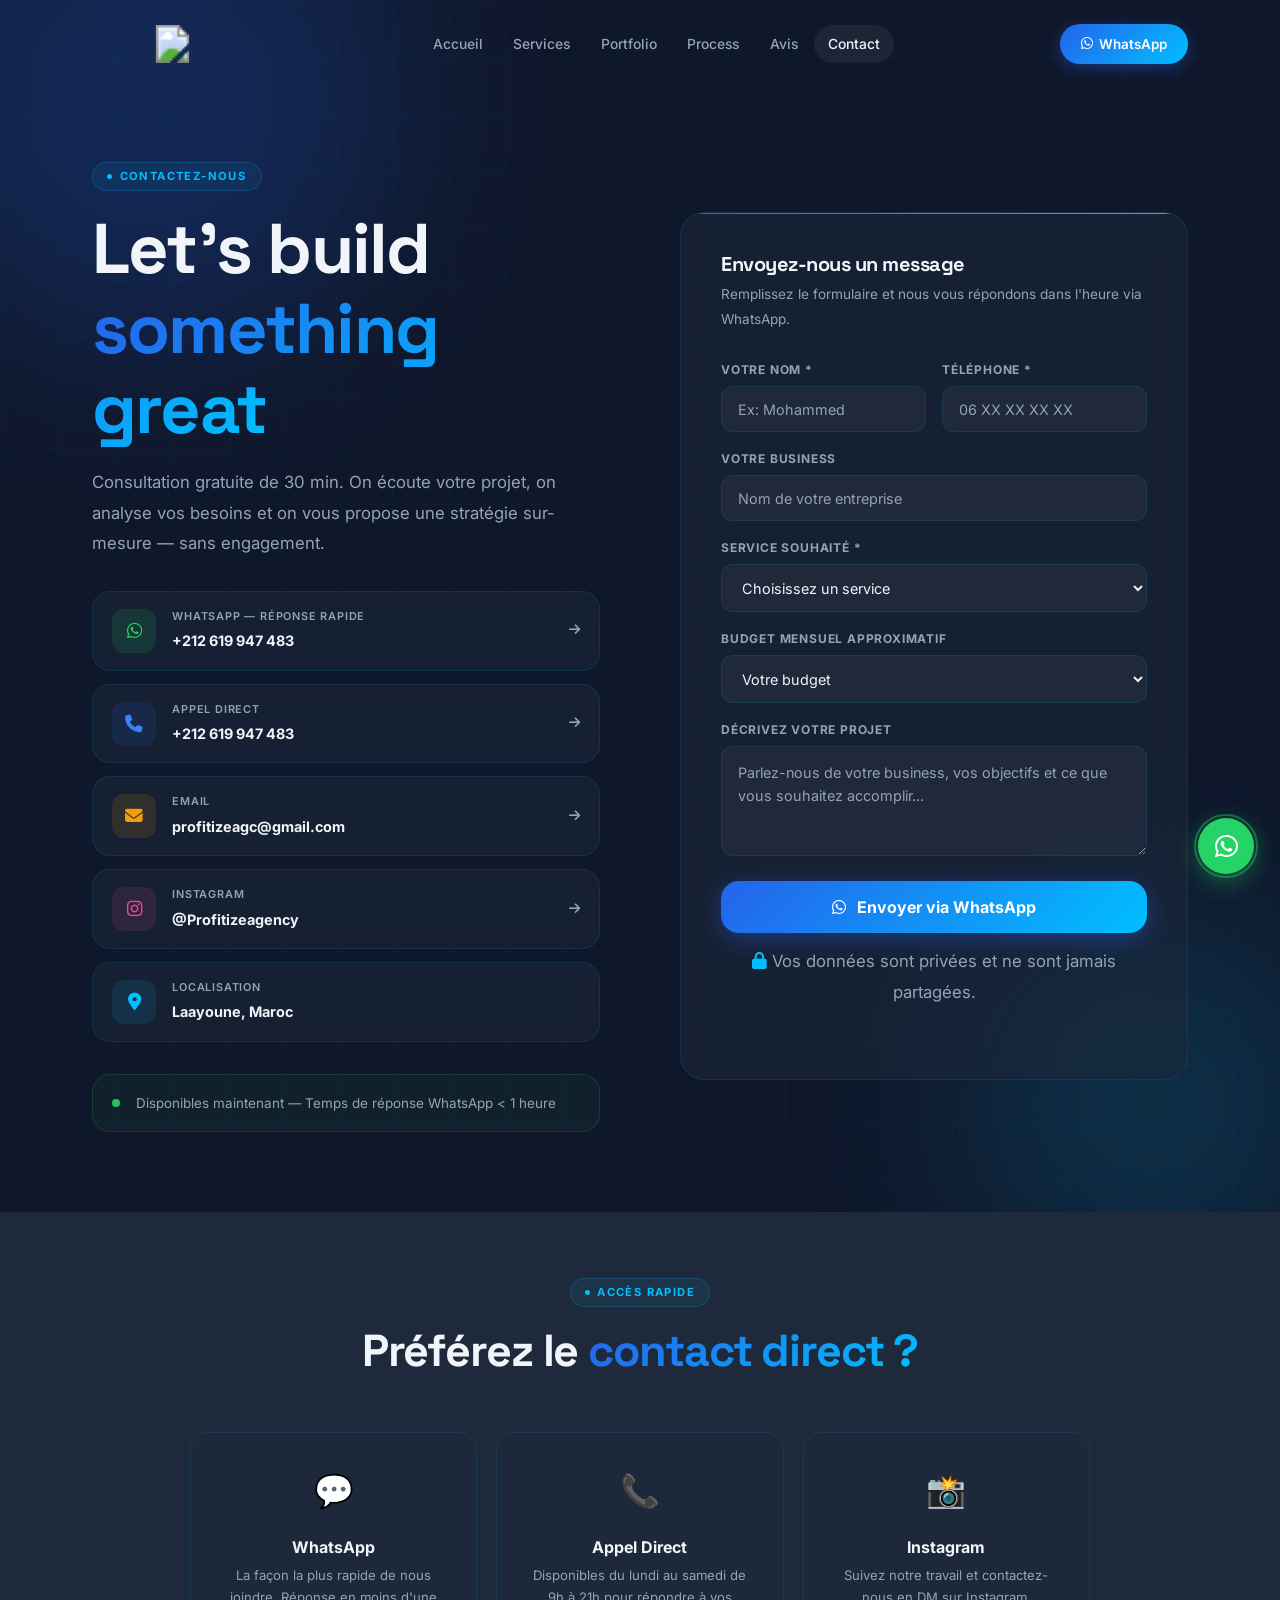
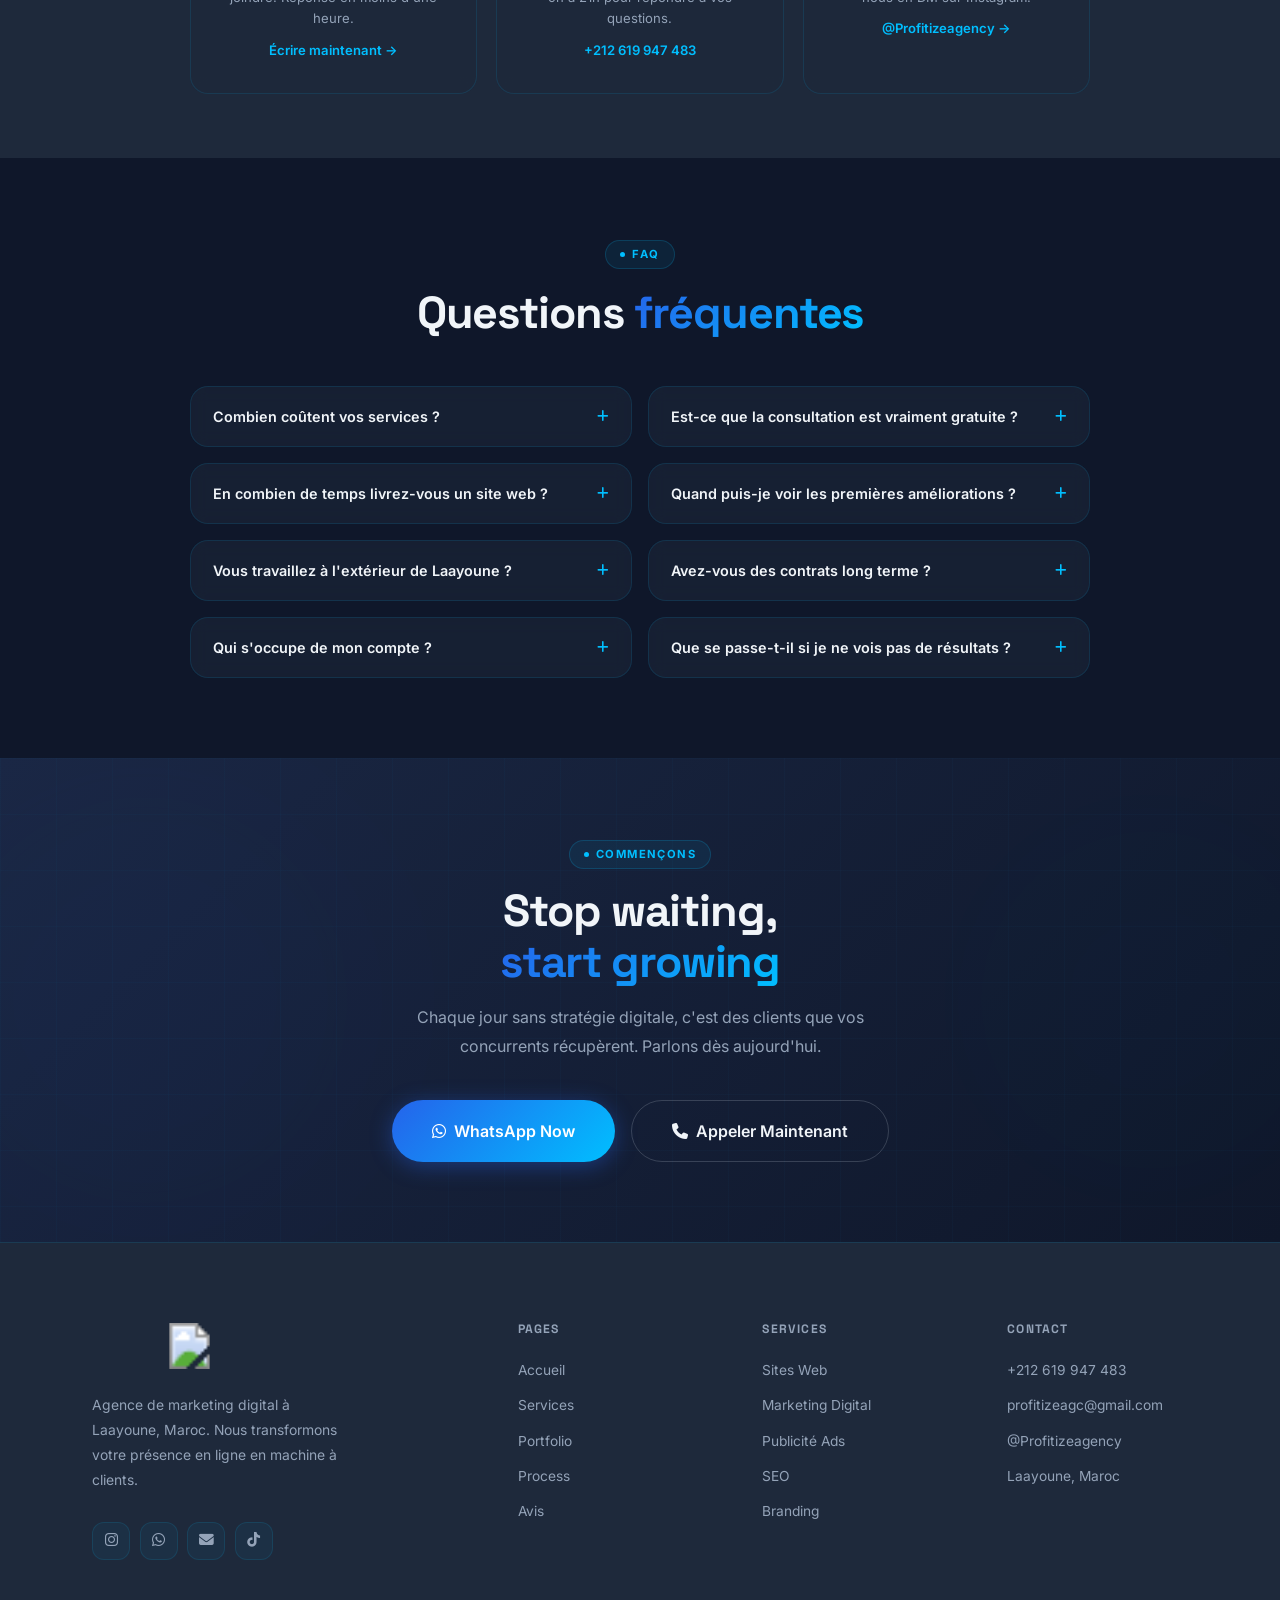
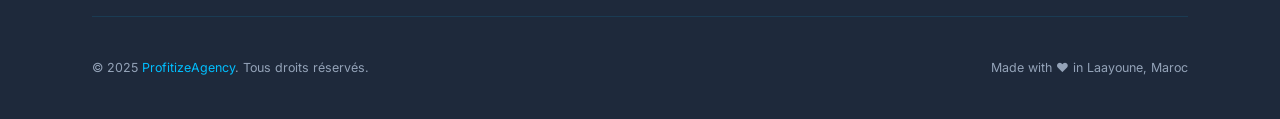
<file: contact.html>
﻿<!DOCTYPE html>
<html lang="fr">
<head>
  <meta charset="UTF-8">
  <meta name="viewport" content="width=device-width, initial-scale=1.0">
  <title>Contact | ProfitizeAgency</title>
  <link rel="stylesheet" href="styles.css">
  <link rel="stylesheet" href="https://cdnjs.cloudflare.com/ajax/libs/font-awesome/6.5.0/css/all.min.css">
  <style>
    .con-hero {
      padding: 10rem 0 5rem;
      position: relative;
      overflow: hidden;
    }
    .con-hero-grid { display:grid;grid-template-columns:1fr 1fr;gap:5rem;align-items:center; }
    .con-hero h1 { margin-bottom:1.1rem; }
    .con-hero p  { color:var(--gray-m);font-size:1.05rem;line-height:1.82;margin-bottom:2rem; }

    /* Contact items */
    .con-items { display:flex;flex-direction:column;gap:0.8rem; margin-bottom:2rem; }
    .con-item {
      display:flex;align-items:center;gap:1rem;
      background:var(--card-bg);
      border:1px solid var(--card-b);
      border-radius:var(--r-l);
      padding:1rem 1.2rem;
      text-decoration:none;
      color:var(--white);
      transition:var(--t);
      backdrop-filter:blur(8px);
    }
    .con-item:hover {
      border-color:var(--card-bh);
      transform:translateX(5px);
      box-shadow:-4px 0 0 var(--cyan);
    }
    .ci-icon {
      width:44px;height:44px;flex-shrink:0;
      border-radius:var(--r-m);
      display:flex;align-items:center;justify-content:center;
      font-size:1.1rem;
    }
    .ci-wa    { background:rgba(37,211,102,.12);color:#25D366; }
    .ci-phone { background:rgba(37,99,235,.12); color:var(--blue-l); }
    .ci-mail  { background:rgba(245,158,11,.12);color:#F59E0B; }
    .ci-ig    { background:rgba(236,72,153,.12); color:#EC4899; }
    .ci-loc   { background:rgba(0,191,255,.1);   color:var(--cyan); }
    .ci-text  span { display:block;font-size:0.68rem;color:var(--gray-m);margin-bottom:0.1rem;text-transform:uppercase;letter-spacing:0.8px;font-weight:600; }
    .ci-text  strong { font-size:0.9rem; }

    /* FORM */
    .con-form-card {
      background:var(--card-bg);
      border:1px solid var(--card-b);
      border-radius:var(--r-xl);
      padding:2.5rem;
      backdrop-filter:blur(16px);
      position:relative;
      overflow:hidden;
    }
    .con-form-card::before { content:'';position:absolute;top:0;left:0;right:0;height:1px;background:var(--grad); }
    .con-form-card h3 { font-size:1.25rem;margin-bottom:0.4rem; }
    .con-form-card .form-sub { font-size:0.85rem;color:var(--gray-m);margin-bottom:1.8rem; }

    .form-row { display:grid;grid-template-columns:1fr 1fr;gap:1rem; }
    .fg { margin-bottom:1.1rem; }
    .fg label { display:block;font-size:0.75rem;font-weight:700;color:var(--gray-m);margin-bottom:0.4rem;text-transform:uppercase;letter-spacing:0.8px; }
    .fg input, .fg select, .fg textarea {
      width:100%;
      background:rgba(255,255,255,.04);
      border:1px solid var(--card-b);
      border-radius:var(--r-m);
      padding:0.82rem 1rem;
      color:var(--white);
      font-family:var(--font);
      font-size:0.9rem;
      transition:var(--t);
      outline:none;
    }
    .fg input::placeholder, .fg textarea::placeholder { color:var(--gray-m); }
    .fg input:focus, .fg select:focus, .fg textarea:focus {
      border-color:var(--blue);
      box-shadow:0 0 0 3px rgba(37,99,235,.15);
      background:rgba(37,99,235,.04);
    }
    .fg select option { background:var(--dark-2);color:var(--white); }
    .fg textarea { resize:vertical;min-height:110px;line-height:1.6; }
    .btn-submit {
      width:100%;
      background:var(--grad);
      color:#fff;
      border:none;
      padding:1rem;
      border-radius:var(--r-l);
      font-size:1rem;
      font-weight:700;
      cursor:pointer;
      display:flex;align-items:center;justify-content:center;gap:0.7rem;
      box-shadow:0 6px 24px rgba(37,99,235,.4);
      transition:var(--t);
      font-family:var(--font);
      margin-top:0.5rem;
    }
    .btn-submit:hover { transform:translateY(-3px);box-shadow:0 12px 35px rgba(0,191,255,.45); }
    .form-note { font-size:0.75rem;color:var(--gray-m);text-align:center;margin-top:0.8rem; }
    .form-note i { color:var(--cyan); }

    /* QUICK CONTACT */
    .quick-contact { padding:4rem 0;background:var(--dark-2); }
    .quick-grid { display:grid;grid-template-columns:repeat(3,1fr);gap:1.2rem;max-width:900px;margin:0 auto; }
    .quick-card {
      background:var(--card-bg);border:1px solid var(--card-b);
      border-radius:var(--r-l);padding:2rem;text-align:center;
      text-decoration:none;transition:var(--t);
      backdrop-filter:blur(8px);
      display:block;
    }
    .quick-card:hover { border-color:var(--card-bh);transform:translateY(-5px);box-shadow:var(--sh-md); }
    .quick-icon { font-size:2rem;margin-bottom:1rem; }
    .quick-title { font-size:1rem;font-weight:700;color:var(--white);margin-bottom:0.3rem; }
    .quick-desc  { font-size:0.82rem;color:var(--gray-m); }
    .quick-link  { font-size:0.82rem;font-weight:600;color:var(--cyan);margin-top:0.6rem; }

    /* FAQ */
    .con-faq { padding:5rem 0; }
    .faq-grid-2 { display:grid;grid-template-columns:1fr 1fr;gap:1rem;max-width:900px;margin:0 auto; }
    .faq-item {
      background:var(--card-bg);border:1px solid var(--card-b);
      border-radius:var(--r-l);overflow:hidden;backdrop-filter:blur(8px);
    }
    .faq-q { display:flex;justify-content:space-between;align-items:center;padding:1.1rem 1.4rem;cursor:pointer;gap:1rem; }
    .faq-q-t { font-size:0.9rem;font-weight:600;color:var(--white); }
    .faq-ico { color:var(--cyan);font-size:0.82rem;transition:var(--t);flex-shrink:0; }
    .faq-item.open .faq-ico { transform:rotate(45deg); }
    .faq-a { max-height:0;overflow:hidden;transition:max-height 0.35s ease; }
    .faq-item.open .faq-a { max-height:200px; }
    .faq-a p { padding:0 1.4rem 1.1rem;font-size:0.86rem;color:var(--gray-m);line-height:1.75; }

    /* CTA BOTTOM */
    .final-cta { background:linear-gradient(135deg,#1a2744,#0F172A);padding:5rem 0;text-align:center;position:relative;overflow:hidden; }
    .final-cta::before { content:'';position:absolute;inset:0;background-image:linear-gradient(rgba(0,191,255,.025) 1px,transparent 1px),linear-gradient(90deg,rgba(0,191,255,.025) 1px,transparent 1px);background-size:56px 56px; }
    .final-cta .container { position:relative;z-index:1; }
    .final-cta h2 { margin-bottom:1rem; }
    .final-cta p  { color:var(--gray-m);max-width:500px;margin:0 auto 2.5rem; }

    @media(max-width:1024px){
      .con-hero-grid { grid-template-columns:1fr;gap:3rem; }
      .quick-grid { grid-template-columns:1fr; }
      .faq-grid-2 { grid-template-columns:1fr; }
    }
    @media(max-width:640px){
      .form-row { grid-template-columns:1fr; }
      .con-hero { padding:8rem 0 4rem; }
      .quick-grid { grid-template-columns:1fr; }
    }
  </style>
</head>
<body>
<!-- NAV -->
<nav id="nav">
  <div class="container nav-inner">
    <a href="index.html" class="logo-img"><img src="logo.svg" alt="ProfitizeAgency"></a>
    <ul class="n-menu" id="nm">
      <li><a href="index.html">Accueil</a></li>
      <li><a href="services.html">Services</a></li>
      <li><a href="portfolio.html">Portfolio</a></li>
      <li><a href="process.html">Process</a></li>
      <li><a href="testimonials.html">Avis</a></li>
      <li><a href="contact.html" class="active">Contact</a></li>
    </ul>
    <a href="https://wa.me/212619947483" target="_blank" class="n-cta"><i class="fab fa-whatsapp"></i> WhatsApp</a>
    <button class="n-ham" id="nh" aria-label="Menu"><span></span><span></span><span></span></button>
  </div>
</nav>

<!-- HERO / MAIN CONTACT -->
<section class="con-hero grid-bg">
  <div class="orb orb-blue" style="width:500px;height:500px;top:-150px;left:-100px;"></div>
  <div class="orb orb-cyan" style="width:380px;height:380px;bottom:-80px;right:-60px;"></div>
  <div class="container" style="position:relative;z-index:1;">
    <div class="con-hero-grid">
      <!-- LEFT: Info -->
      <div>
        <div class="chip reveal">Contactez-nous</div>
        <h1 class="reveal d1">Let's build<br><span class="g-text">something great</span></h1>
        <p class="reveal d2">Consultation gratuite de 30 min. On écoute votre projet, on analyse vos besoins et on vous propose une stratégie sur-mesure — sans engagement.</p>

        <div class="con-items reveal d2">
          <a href="https://wa.me/212619947483?text=Bonjour%20ProfitizeAgency%20!%20Je%20voudrais%20discuter%20de%20mon%20projet." target="_blank" class="con-item">
            <div class="ci-icon ci-wa"><i class="fab fa-whatsapp"></i></div>
            <div class="ci-text"><span>WhatsApp — Réponse rapide</span><strong>+212 619 947 483</strong></div>
            <i class="fas fa-arrow-right" style="margin-left:auto;color:var(--gray-m);font-size:0.8rem;"></i>
          </a>
          <a href="tel:+212619947483" class="con-item">
            <div class="ci-icon ci-phone"><i class="fas fa-phone"></i></div>
            <div class="ci-text"><span>Appel Direct</span><strong>+212 619 947 483</strong></div>
            <i class="fas fa-arrow-right" style="margin-left:auto;color:var(--gray-m);font-size:0.8rem;"></i>
          </a>
          <a href="mailto:profitizeagc@gmail.com" class="con-item">
            <div class="ci-icon ci-mail"><i class="fas fa-envelope"></i></div>
            <div class="ci-text"><span>Email</span><strong>profitizeagc@gmail.com</strong></div>
            <i class="fas fa-arrow-right" style="margin-left:auto;color:var(--gray-m);font-size:0.8rem;"></i>
          </a>
          <a href="https://instagram.com/Profitizeagency" target="_blank" class="con-item">
            <div class="ci-icon ci-ig"><i class="fab fa-instagram"></i></div>
            <div class="ci-text"><span>Instagram</span><strong>@Profitizeagency</strong></div>
            <i class="fas fa-arrow-right" style="margin-left:auto;color:var(--gray-m);font-size:0.8rem;"></i>
          </a>
          <div class="con-item" style="cursor:default;">
            <div class="ci-icon ci-loc"><i class="fas fa-map-marker-alt"></i></div>
            <div class="ci-text"><span>Localisation</span><strong>Laayoune, Maroc</strong></div>
          </div>
        </div>

        <div class="reveal d3" style="display:flex;align-items:center;gap:1rem;padding:1rem 1.2rem;background:rgba(34,197,94,.06);border:1px solid rgba(34,197,94,.18);border-radius:var(--r-l);">
          <div style="width:8px;height:8px;background:#22C55E;border-radius:50%;flex-shrink:0;animation:blink 1.8s infinite;"></div>
          <p style="font-size:0.84rem;color:var(--gray-m);margin:0;">Disponibles maintenant — Temps de réponse WhatsApp &lt; 1 heure</p>
        </div>
      </div>

      <!-- RIGHT: Form -->
      <div class="con-form-card reveal d2">
        <h3>Envoyez-nous un message</h3>
        <p class="form-sub">Remplissez le formulaire et nous vous répondons dans l'heure via WhatsApp.</p>
        <form id="contactForm">
          <div class="form-row">
            <div class="fg">
              <label>Votre nom *</label>
              <input type="text" placeholder="Ex: Mohammed" required id="fname">
            </div>
            <div class="fg">
              <label>Téléphone *</label>
              <input type="tel" placeholder="06 XX XX XX XX" required id="fphone">
            </div>
          </div>
          <div class="fg">
            <label>Votre business</label>
            <input type="text" placeholder="Nom de votre entreprise" id="fbusiness">
          </div>
          <div class="fg">
            <label>Service souhaité *</label>
            <select required id="fservice">
              <option value="" disabled selected>Choisissez un service</option>
              <option>Création de Sites Web</option>
              <option>Marketing Digital</option>
              <option>Gestion des Réseaux Sociaux</option>
              <option>Création de Contenu</option>
              <option>Publicité en Ligne (Ads)</option>
              <option>Branding & Identité Visuelle</option>
              <option>Automatisation & IA</option>
              <option>SEO & Référencement</option>
              <option>Production Visuelle</option>
              <option>Audit & Conseil</option>
              <option>Je veux un devis complet</option>
            </select>
          </div>
          <div class="fg">
            <label>Budget mensuel approximatif</label>
            <select id="fbudget">
              <option value="" disabled selected>Votre budget</option>
              <option>Moins de 1,000 MAD</option>
              <option>1,000 – 3,000 MAD</option>
              <option>3,000 – 7,000 MAD</option>
              <option>7,000 – 15,000 MAD</option>
              <option>15,000 MAD et plus</option>
              <option>À définir ensemble</option>
            </select>
          </div>
          <div class="fg">
            <label>Décrivez votre projet</label>
            <textarea placeholder="Parlez-nous de votre business, vos objectifs et ce que vous souhaitez accomplir..." id="fmessage"></textarea>
          </div>
          <button type="submit" class="btn-submit">
            <i class="fab fa-whatsapp"></i> Envoyer via WhatsApp
          </button>
          <p class="form-note"><i class="fas fa-lock"></i> Vos données sont privées et ne sont jamais partagées.</p>
        </form>
      </div>
    </div>
  </div>
</section>

<!-- QUICK CONTACT OPTIONS -->
<section class="quick-contact">
  <div class="container">
    <div class="s-hd c reveal">
      <div class="chip">Accès rapide</div>
      <h2 class="s-title">Préférez le <span class="g-text">contact direct ?</span></h2>
    </div>
    <div class="quick-grid">
      <a href="https://wa.me/212619947483?text=Bonjour%20ProfitizeAgency%20!" target="_blank" class="quick-card reveal">
        <div class="quick-icon">💬</div>
        <div class="quick-title">WhatsApp</div>
        <div class="quick-desc">La façon la plus rapide de nous joindre. Réponse en moins d'une heure.</div>
        <div class="quick-link">Écrire maintenant →</div>
      </a>
      <a href="tel:+212619947483" class="quick-card reveal d1">
        <div class="quick-icon">📞</div>
        <div class="quick-title">Appel Direct</div>
        <div class="quick-desc">Disponibles du lundi au samedi de 9h à 21h pour répondre à vos questions.</div>
        <div class="quick-link">+212 619 947 483</div>
      </a>
      <a href="https://instagram.com/Profitizeagency" target="_blank" class="quick-card reveal d2">
        <div class="quick-icon">📸</div>
        <div class="quick-title">Instagram</div>
        <div class="quick-desc">Suivez notre travail et contactez-nous en DM sur Instagram.</div>
        <div class="quick-link">@Profitizeagency →</div>
      </a>
    </div>
  </div>
</section>

<!-- FAQ -->
<section class="con-faq">
  <div class="container">
    <div class="s-hd c reveal" style="margin-bottom:3rem;">
      <div class="chip">FAQ</div>
      <h2 class="s-title">Questions <span class="g-text">fréquentes</span></h2>
    </div>
    <div class="faq-grid-2">
      <div class="faq-item reveal">
        <div class="faq-q"><span class="faq-q-t">Combien coûtent vos services ?</span><i class="fas fa-plus faq-ico"></i></div>
        <div class="faq-a"><p>Nos tarifs dépendent du scope du projet et de la durée. Nous proposons des packages à partir de 1,500 MAD/mois et des projets one-shot pour les sites web et branding. Contactez-nous pour un devis personnalisé.</p></div>
      </div>
      <div class="faq-item reveal d1">
        <div class="faq-q"><span class="faq-q-t">Est-ce que la consultation est vraiment gratuite ?</span><i class="fas fa-plus faq-ico"></i></div>
        <div class="faq-a"><p>Oui, 100% gratuit et sans engagement. La consultation de 30 min nous permet de comprendre votre projet et de vous proposer la meilleure stratégie. Aucune obligation d'acheter quoi que ce soit.</p></div>
      </div>
      <div class="faq-item reveal">
        <div class="faq-q"><span class="faq-q-t">En combien de temps livrez-vous un site web ?</span><i class="fas fa-plus faq-ico"></i></div>
        <div class="faq-a"><p>Un site vitrine est livré en 7 à 14 jours. Un e-commerce ou un site plus complexe peut prendre 3 à 6 semaines selon les fonctionnalités. On s'engage sur des délais clairs dès le début.</p></div>
      </div>
      <div class="faq-item reveal d1">
        <div class="faq-q"><span class="faq-q-t">Quand puis-je voir les premières améliorations ?</span><i class="fas fa-plus faq-ico"></i></div>
        <div class="faq-a"><p>Les premières améliorations de portée et d'engagement sont visibles dès la 2ème semaine. Les résultats business (leads, ventes) apparaissent généralement entre le 30ème et 60ème jour de collaboration.</p></div>
      </div>
      <div class="faq-item reveal">
        <div class="faq-q"><span class="faq-q-t">Vous travaillez à l'extérieur de Laayoune ?</span><i class="fas fa-plus faq-ico"></i></div>
        <div class="faq-a"><p>Absolument. Nous accompagnons des clients dans tout le Maroc (Casablanca, Rabat, Marrakech, Agadir...) et même à l'international. Tout se gère efficacement à distance via WhatsApp et vidéo call.</p></div>
      </div>
      <div class="faq-item reveal d1">
        <div class="faq-q"><span class="faq-q-t">Avez-vous des contrats long terme ?</span><i class="fas fa-plus faq-ico"></i></div>
        <div class="faq-a"><p>Nous travaillons en contrats mensuels renouvelables, pas de contrat annuel forcé. Vous pouvez continuer ou arrêter chaque mois. Notre but est de vous garder parce que vous êtes satisfait, pas parce que vous êtes piégé.</p></div>
      </div>
      <div class="faq-item reveal">
        <div class="faq-q"><span class="faq-q-t">Qui s'occupe de mon compte ?</span><i class="fas fa-plus faq-ico"></i></div>
        <div class="faq-a"><p>Un account manager dédié gère votre compte et est votre interlocuteur principal. Il coordonne l'équipe créative, les Ads managers et les développeurs selon vos besoins. Vous avez toujours quelqu'un de responsable.</p></div>
      </div>
      <div class="faq-item reveal d1">
        <div class="faq-q"><span class="faq-q-t">Que se passe-t-il si je ne vois pas de résultats ?</span><i class="fas fa-plus faq-ico"></i></div>
        <div class="faq-a"><p>On s'engage sur des métriques définies ensemble. Si après 90 jours les objectifs ne sont pas atteints, nous continuons à travailler gratuitement jusqu'à les livrer. Votre succès est notre priorité absolue.</p></div>
      </div>
    </div>
  </div>
</section>

<!-- FINAL CTA -->
<section class="final-cta">
  <div class="orb orb-blue" style="width:450px;height:450px;left:-80px;top:50%;transform:translateY(-50%);opacity:.12;"></div>
  <div class="orb orb-cyan" style="width:380px;height:380px;right:-60px;top:50%;transform:translateY(-50%);opacity:.08;"></div>
  <div class="container reveal">
    <div class="chip" style="margin:0 auto 1rem;">Commençons</div>
    <h2>Stop waiting,<br><span class="g-text">start growing</span></h2>
    <p>Chaque jour sans stratégie digitale, c'est des clients que vos concurrents récupèrent. Parlons dès aujourd'hui.</p>
    <div style="display:flex;gap:1rem;justify-content:center;flex-wrap:wrap;">
      <a href="https://wa.me/212619947483?text=Bonjour%20ProfitizeAgency%20!%20Je%20voudrais%20une%20consultation%20gratuite." target="_blank" class="btn btn-p btn-lg"><i class="fab fa-whatsapp"></i> WhatsApp Now</a>
      <a href="tel:+212619947483" class="btn btn-o btn-lg"><i class="fas fa-phone"></i> Appeler Maintenant</a>
    </div>
  </div>
</section>

<!-- FOOTER -->
<footer id="footer">
  <div class="container">
    <div class="ft-top">
      <div class="ft-brand">
        <a href="index.html" class="logo-img footer-logo"><img src="logo.svg" alt="ProfitizeAgency"></a>
        <p class="ft-brand-txt">Agence de marketing digital à Laayoune, Maroc. Nous transformons votre présence en ligne en machine à clients.</p>
        <div class="socials">
          <a href="https://instagram.com/Profitizeagency" target="_blank" class="soc-btn"><i class="fab fa-instagram"></i></a>
          <a href="https://wa.me/212619947483" target="_blank" class="soc-btn"><i class="fab fa-whatsapp"></i></a>
          <a href="mailto:profitizeagc@gmail.com" class="soc-btn"><i class="fas fa-envelope"></i></a>
          <a href="#" class="soc-btn"><i class="fab fa-tiktok"></i></a>
        </div>
      </div>
      <div class="ft-col"><h5>Pages</h5><ul>
        <li><a href="index.html">Accueil</a></li>
        <li><a href="services.html">Services</a></li>
        <li><a href="portfolio.html">Portfolio</a></li>
        <li><a href="process.html">Process</a></li>
        <li><a href="testimonials.html">Avis</a></li>
      </ul></div>
      <div class="ft-col"><h5>Services</h5><ul>
        <li><a href="services.html">Sites Web</a></li>
        <li><a href="services.html">Marketing Digital</a></li>
        <li><a href="services.html">Publicité Ads</a></li>
        <li><a href="services.html">SEO</a></li>
        <li><a href="services.html">Branding</a></li>
      </ul></div>
      <div class="ft-col"><h5>Contact</h5><ul>
        <li><a href="tel:+212619947483">+212 619 947 483</a></li>
        <li><a href="mailto:profitizeagc@gmail.com">profitizeagc@gmail.com</a></li>
        <li><a href="https://instagram.com/Profitizeagency">@Profitizeagency</a></li>
        <li><a href="#">Laayoune, Maroc</a></li>
      </ul></div>
    </div>
    <div class="ft-bot">
      <p>&copy; 2025 <span class="cy">ProfitizeAgency</span>. Tous droits réservés.</p>
      <p>Made with ♥ in Laayoune, Maroc</p>
    </div>
  </div>
</footer>
<a href="https://wa.me/212619947483" target="_blank" class="wa-float"><i class="fab fa-whatsapp"></i></a>

<script>
  // Navbar
  const nav = document.getElementById('nav');
  window.addEventListener('scroll', () => nav.classList.toggle('stuck', window.scrollY > 40));

  // Hamburger
  const nh = document.getElementById('nh'), nm = document.getElementById('nm');
  nh.addEventListener('click', () => { nh.classList.toggle('open'); nm.classList.toggle('open'); });
  nm.querySelectorAll('a').forEach(a => a.addEventListener('click', () => { nh.classList.remove('open'); nm.classList.remove('open'); }));

  // Reveal
  const ro = new IntersectionObserver(es => es.forEach(e => { if (e.isIntersecting) { e.target.classList.add('in'); ro.unobserve(e.target); } }), { threshold: 0.1, rootMargin: '0px 0px -40px 0px' });
  document.querySelectorAll('.reveal').forEach(el => ro.observe(el));

  // FAQ
  document.querySelectorAll('.faq-q').forEach(q => q.addEventListener('click', () => q.parentElement.classList.toggle('open')));

  // Form submit → WhatsApp
  document.getElementById('contactForm').addEventListener('submit', function(e) {
    e.preventDefault();
    const name     = document.getElementById('fname').value.trim();
    const phone    = document.getElementById('fphone').value.trim();
    const business = document.getElementById('fbusiness').value.trim();
    const service  = document.getElementById('fservice').value;
    const budget   = document.getElementById('fbudget').value;
    const message  = document.getElementById('fmessage').value.trim();

    let msg = `Bonjour ProfitizeAgency ! 👋\n\n`;
    msg += `*Nom:* ${name}\n`;
    msg += `*Téléphone:* ${phone}\n`;
    if (business) msg += `*Business:* ${business}\n`;
    msg += `*Service:* ${service}\n`;
    if (budget) msg += `*Budget:* ${budget}\n`;
    if (message) msg += `\n*Message:*\n${message}`;

    window.open(`https://wa.me/212619947483?text=${encodeURIComponent(msg)}`, '_blank');
  });
</script>
</body>
</html>
</file>
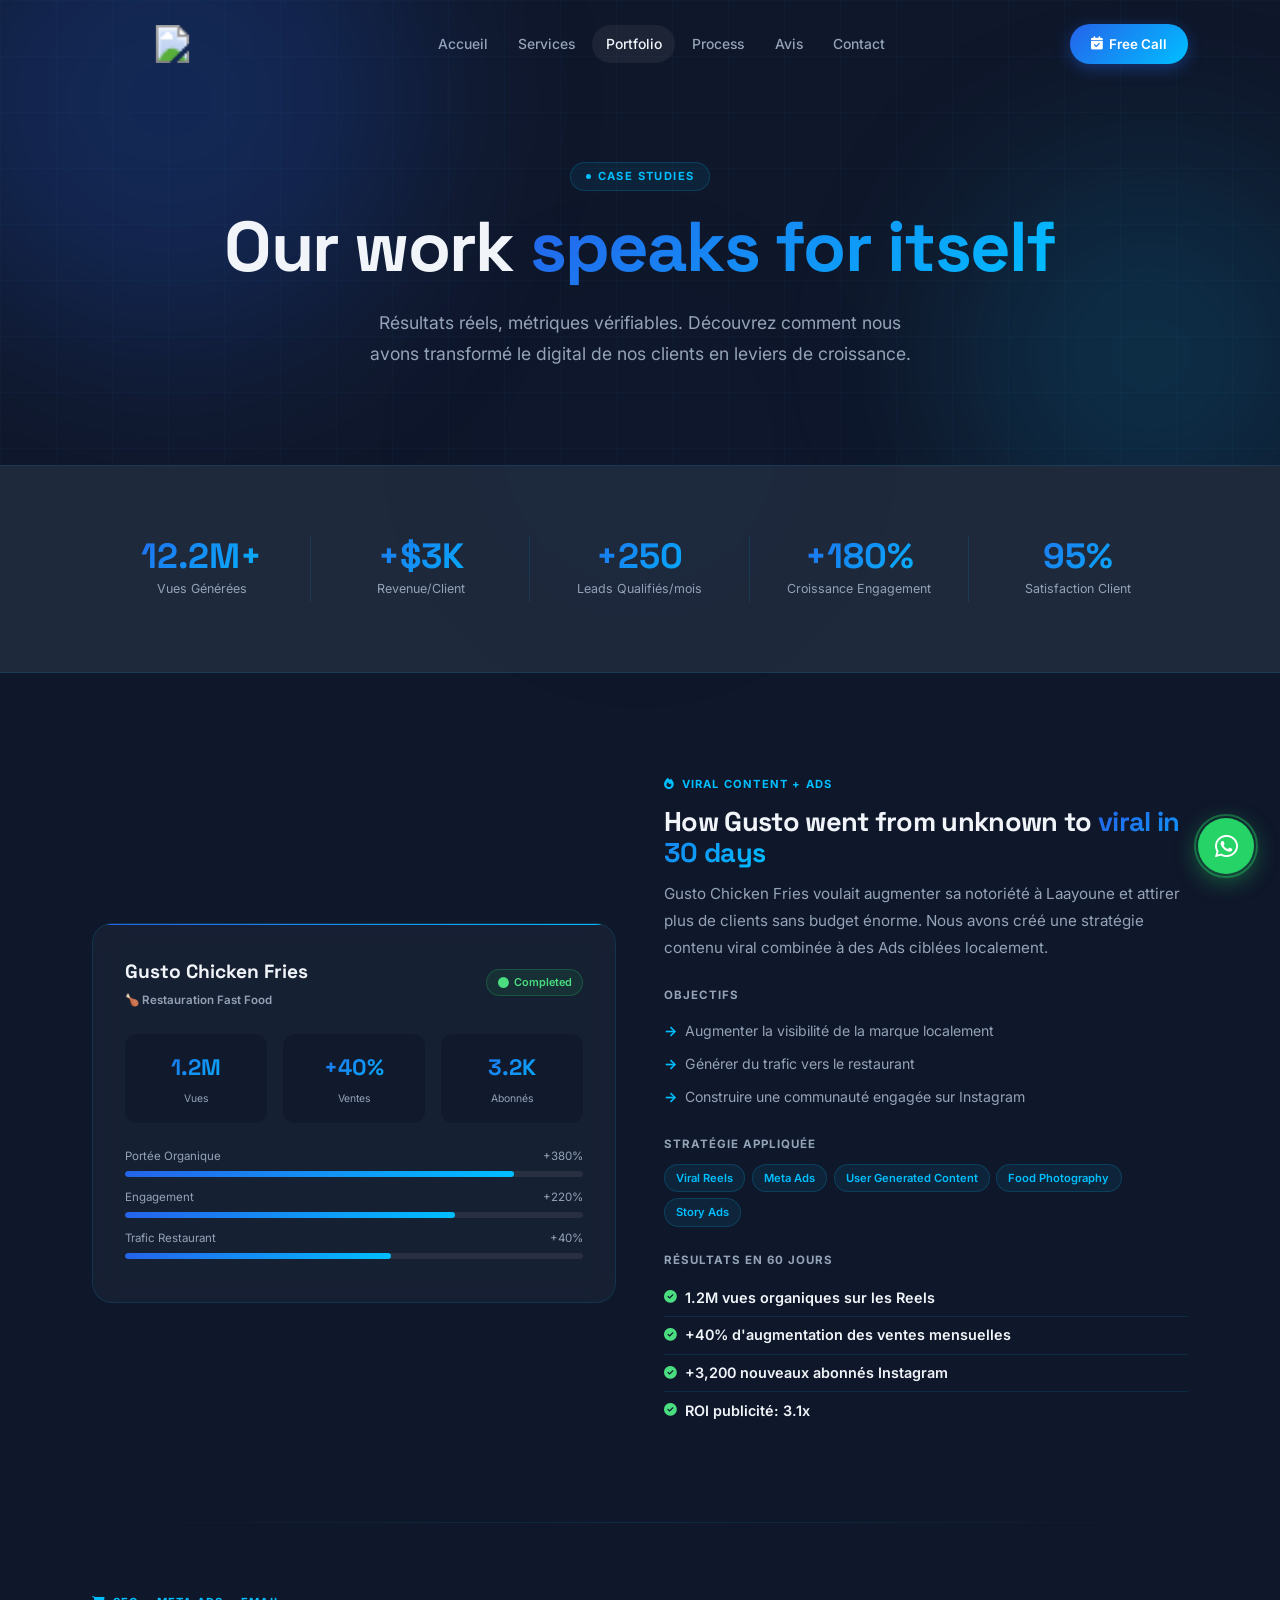
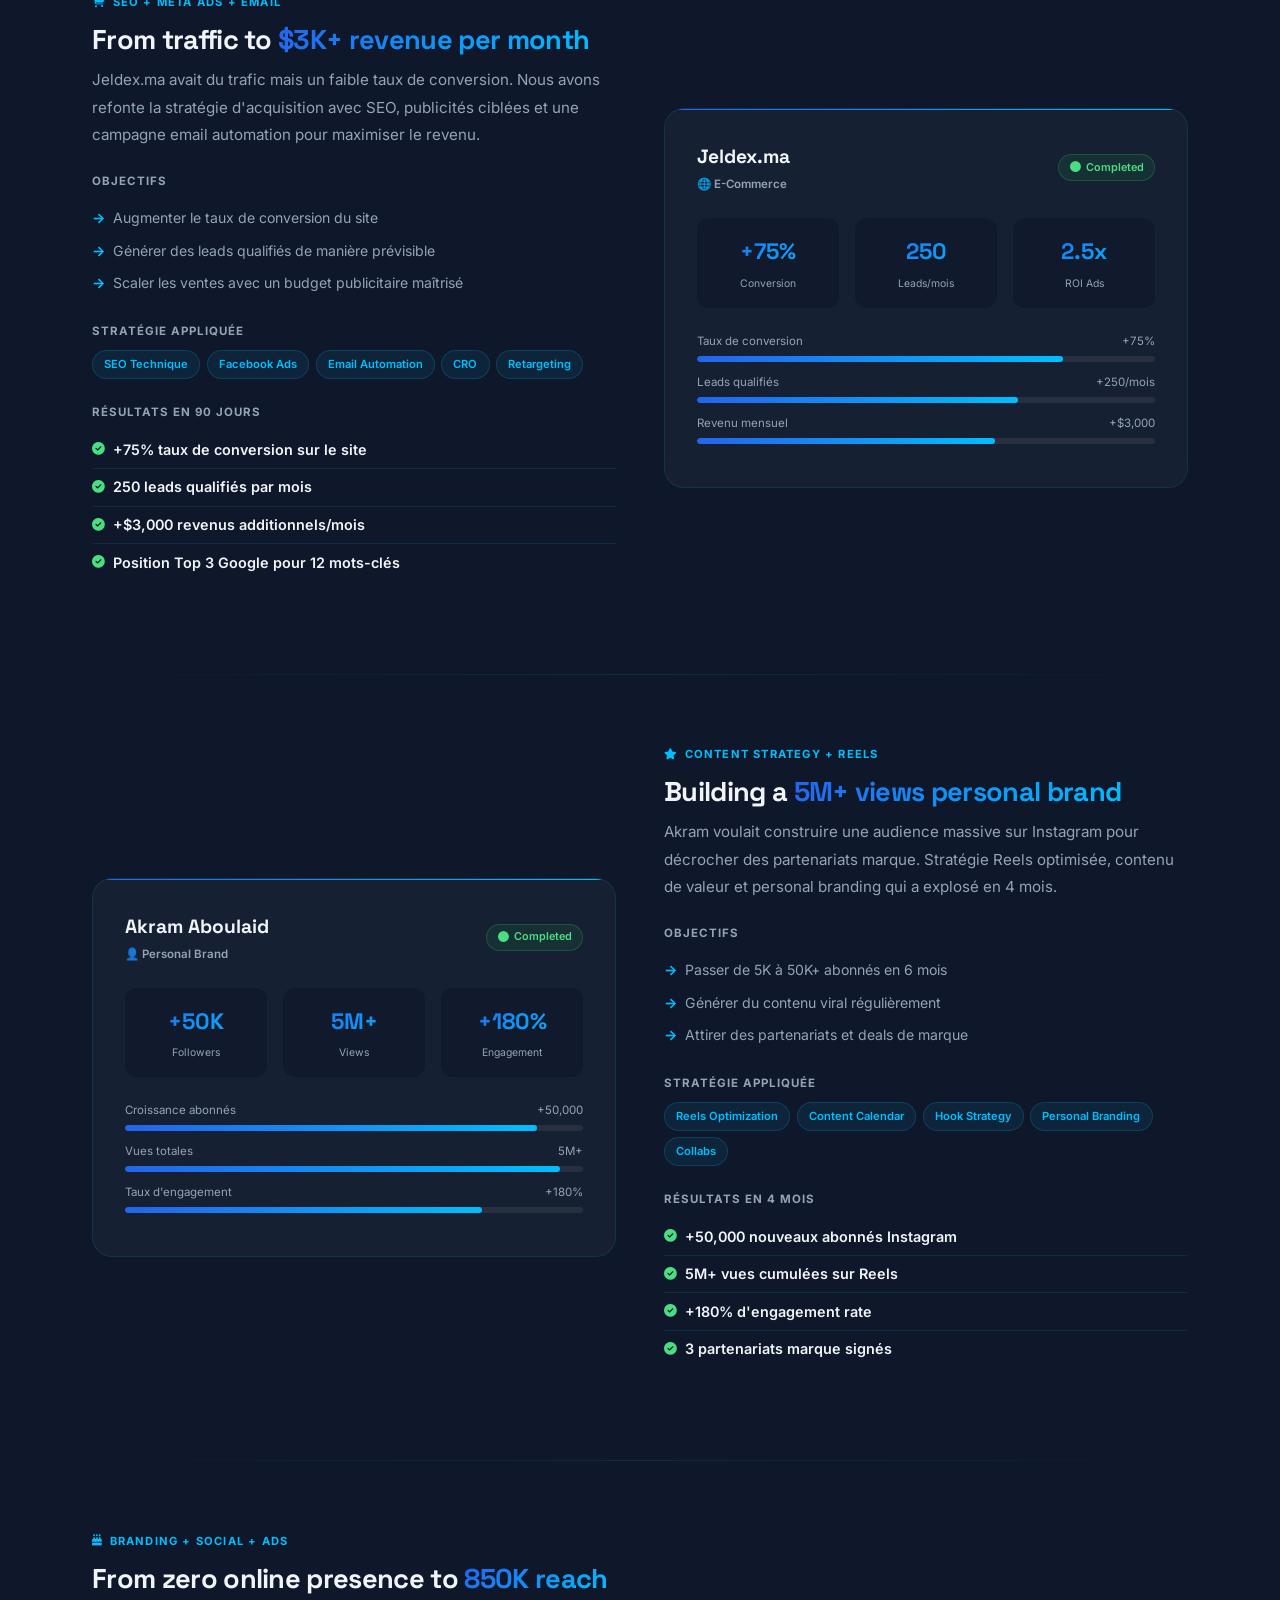
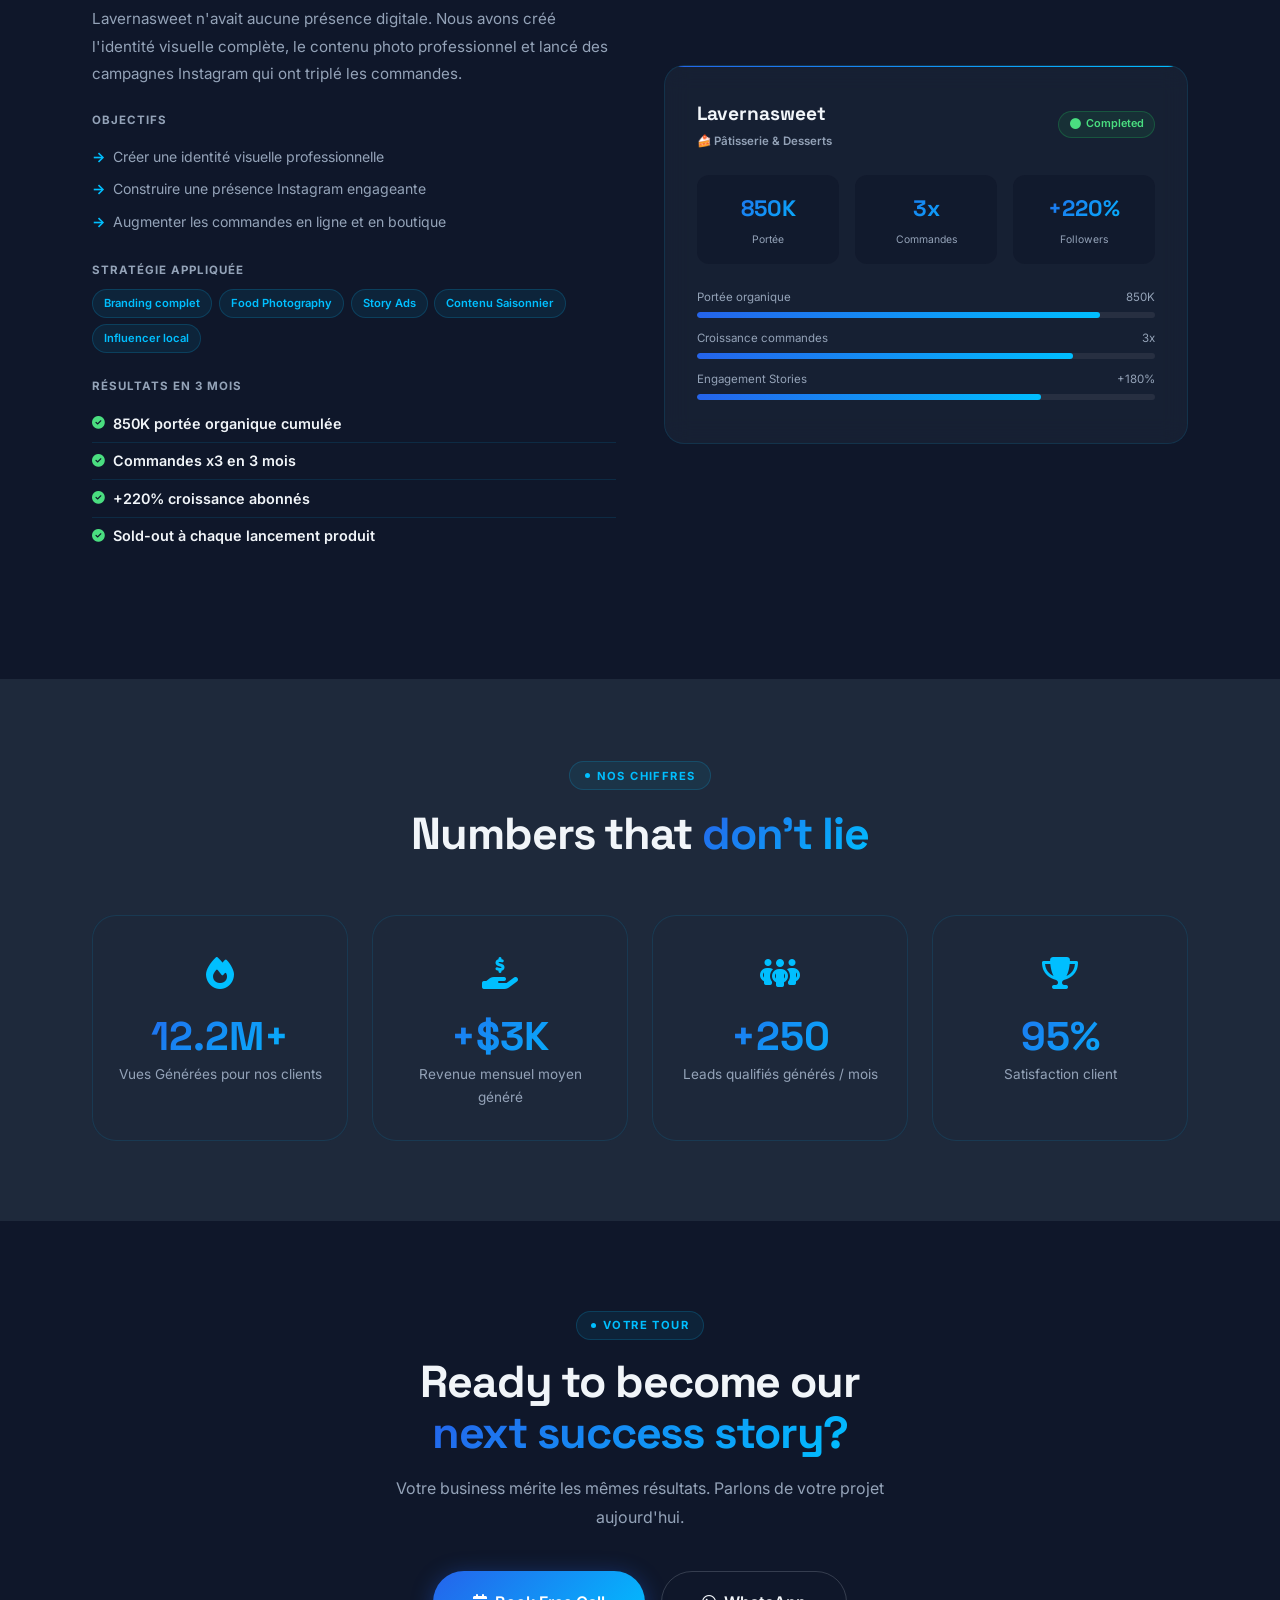
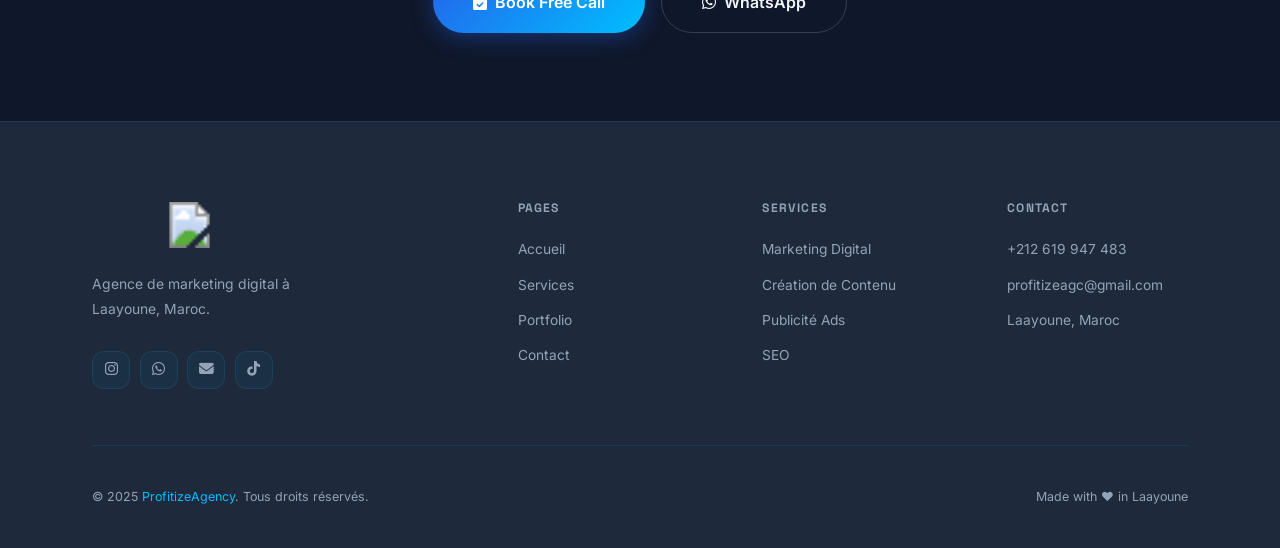
<file: portfolio.html>
﻿<!DOCTYPE html>
<html lang="fr">
<head>
  <meta charset="UTF-8">
  <meta name="viewport" content="width=device-width, initial-scale=1.0">
  <meta name="description" content="Portfolio ProfitizeAgency — Case studies et résultats prouvés pour nos clients au Maroc. Gusto, Jeldex, Lavernasweet, Akram Aboulaid et plus.">
  <title>Portfolio | ProfitizeAgency</title>
  <link rel="stylesheet" href="styles.css">
  <link rel="stylesheet" href="https://cdnjs.cloudflare.com/ajax/libs/font-awesome/6.5.0/css/all.min.css">
  <style>
    .port-hero {
      padding: 10rem 0 6rem;
      text-align: center;
      position: relative;
      overflow: hidden;
    }
    .port-hero h1 { margin-bottom: 1.2rem; }
    .port-hero p  { color:var(--gray-m);font-size:1.1rem;max-width:560px;margin:0 auto; }

    /* RESULTS BAND */
    .res-band { background:var(--dark-2);padding:3rem 0;border-top:1px solid var(--card-b);border-bottom:1px solid var(--card-b); }
    .res-band-grid { display:grid;grid-template-columns:repeat(5,1fr);gap:0;text-align:center; }
    .rb-item { padding:1.5rem 1rem;position:relative; }
    .rb-item::after { content:'';position:absolute;right:0;top:20%;height:60%;width:1px;background:var(--card-b); }
    .rb-item:last-child::after { display:none; }
    .rb-num { font-family:var(--font-h);font-size:2.2rem;font-weight:800;background:var(--grad);-webkit-background-clip:text;-webkit-text-fill-color:transparent;background-clip:text;line-height:1; }
    .rb-lbl { font-size:0.78rem;color:var(--gray-m);margin-top:0.35rem; }

    /* CASE STUDIES */
    .cs-section { padding: 6rem 0; }
    .cs-full-grid { display:flex;flex-direction:column;gap:4rem; }

    .cs-full-card {
      display:grid;
      grid-template-columns:1fr 1fr;
      gap:3rem;
      align-items:center;
    }

    .cs-full-card.rev { direction:rtl; }
    .cs-full-card.rev > * { direction:ltr; }

    /* Visual side */
    .cs-visual {
      background:var(--card-bg);
      border:1px solid var(--card-b);
      border-radius:20px;
      padding:2rem;
      backdrop-filter:blur(12px);
      position:relative;
      overflow:hidden;
    }
    .cs-visual::before {
      content:'';
      position:absolute;
      top:0;left:0;right:0;height:1px;
      background:var(--grad);
    }

    .cs-visual-header { display:flex;align-items:center;justify-content:space-between;margin-bottom:1.5rem; }
    .cs-client-name { font-family:var(--font-h);font-size:1.2rem;font-weight:800;color:var(--white); }
    .cs-industry { font-size:0.72rem;font-weight:600;color:var(--gray-m);margin-top:0.15rem; }

    .cs-metrics-grid { display:grid;grid-template-columns:repeat(3,1fr);gap:1rem;margin-bottom:1.5rem; }
    .cs-metric {
      background:rgba(15,23,42,.6);
      border-radius:12px;
      padding:1rem;
      text-align:center;
    }
    .csm-num { font-family:var(--font-h);font-size:1.4rem;font-weight:800;background:var(--grad);-webkit-background-clip:text;-webkit-text-fill-color:transparent;background-clip:text; }
    .csm-lbl { font-size:0.65rem;color:var(--gray-m);margin-top:0.2rem; }

    .cs-bar-section { }
    .cs-bar-label { display:flex;justify-content:space-between;font-size:0.72rem;color:var(--gray-m);margin-bottom:0.3rem; }
    .cs-bar-track { height:6px;background:rgba(255,255,255,.07);border-radius:999px;overflow:hidden;margin-bottom:0.7rem; }
    .cs-bar-fill { height:100%;border-radius:999px;background:var(--grad); }

    /* Info side */
    .cs-content .cs-tag-line {
      display:inline-flex;align-items:center;gap:0.4rem;
      font-size:0.7rem;font-weight:700;color:var(--cyan);
      text-transform:uppercase;letter-spacing:1.2px;margin-bottom:0.8rem;
    }
    .cs-content h3 { font-size:1.7rem;margin-bottom:0.7rem; }
    .cs-content .cs-overview { font-size:0.95rem;color:var(--gray-m);line-height:1.8;margin-bottom:1.5rem; }

    .cs-section-title { font-size:0.72rem;font-weight:700;color:var(--gray-m);text-transform:uppercase;letter-spacing:1px;margin-bottom:0.6rem; }
    .cs-obj-list { list-style:none;margin-bottom:1.4rem; }
    .cs-obj-list li { display:flex;align-items:center;gap:0.5rem;font-size:0.88rem;color:var(--gray-m);padding:0.3rem 0; }
    .cs-obj-list li::before { content:'→';color:var(--cyan);font-weight:700;flex-shrink:0; }

    .cs-strategy-tags { display:flex;gap:0.4rem;flex-wrap:wrap;margin-bottom:1.5rem; }
    .cs-stag {
      font-size:0.7rem;font-weight:600;padding:0.25rem 0.7rem;
      border-radius:999px;background:rgba(0,191,255,.08);
      border:1px solid rgba(0,191,255,.18);color:var(--cyan);
    }

    .cs-results-list { list-style:none;margin-bottom:1.8rem; }
    .cs-results-list li {
      display:flex;align-items:center;gap:0.5rem;
      font-size:0.9rem;font-weight:600;color:var(--white);
      padding:0.4rem 0;
      border-bottom:1px solid var(--card-b);
    }
    .cs-results-list li:last-child { border-bottom:none; }
    .cs-results-list li i { color:#4ADE80;font-size:0.8rem;flex-shrink:0; }

    /* DIVIDERS between case studies */
    .cs-div { height:1px;background:linear-gradient(90deg,transparent,var(--card-b) 50%,transparent); }

    /* STATS HIGHLIGHT */
    .stats-hl { background:var(--dark-2);padding:5rem 0;text-align:center; }
    .shl-grid { display:grid;grid-template-columns:repeat(4,1fr);gap:1.5rem;margin-top:3rem; }
    .shl-card { padding:2rem 1.5rem; }
    .shl-icon { font-size:2rem;margin-bottom:1rem;color:var(--cyan); }

    /* CTA */
    .port-cta { padding:5.5rem 0;text-align:center; }
    .port-cta h2 { margin-bottom:1rem; }
    .port-cta p  { color:var(--gray-m);max-width:500px;margin:0 auto 2.5rem; }

    /* VIDEO SHOWREEL */
    .video-section { padding: 5rem 0; }
    .video-wrapper {
      position: relative;
      max-width: 900px;
      margin: 3rem auto 0;
      border-radius: 24px;
      padding: 3px;
      background: var(--grad);
      box-shadow: 0 0 80px rgba(0,191,255,.18), 0 0 30px rgba(120,80,255,.12);
    }
    .video-inner {
      border-radius: 22px;
      overflow: hidden;
      background: #000;
      position: relative;
      aspect-ratio: 16/9;
      cursor: pointer;
    }
    .video-inner iframe {
      width: 100%;
      height: 100%;
      border: none;
      display: block;
      position: absolute;
      top: 0; left: 0;
    }
    .video-thumb {
      position: absolute;
      inset: 0;
      display: flex;
      flex-direction: column;
      align-items: center;
      justify-content: center;
      background: linear-gradient(135deg, #0a0f1e 0%, #0d1b3e 50%, #091428 100%);
      transition: opacity 0.3s;
      z-index: 2;
    }
    .video-thumb.hidden { opacity: 0; pointer-events: none; }
    .video-thumb-grid {
      position: absolute;
      inset: 0;
      background-image: linear-gradient(rgba(0,191,255,.04) 1px, transparent 1px),
                        linear-gradient(90deg, rgba(0,191,255,.04) 1px, transparent 1px);
      background-size: 40px 40px;
    }
    .play-btn {
      width: 80px; height: 80px;
      border-radius: 50%;
      background: var(--grad);
      display: flex; align-items: center; justify-content: center;
      font-size: 1.8rem; color: #fff;
      box-shadow: 0 0 40px rgba(0,191,255,.4), 0 0 80px rgba(120,80,255,.2);
      transition: transform 0.25s, box-shadow 0.25s;
      position: relative; z-index: 1;
      padding-left: 5px;
    }
    .video-inner:hover .play-btn {
      transform: scale(1.12);
      box-shadow: 0 0 60px rgba(0,191,255,.6), 0 0 100px rgba(120,80,255,.3);
    }
    .play-label {
      position: relative; z-index: 1;
      margin-top: 1.2rem;
      font-size: 0.88rem;
      font-weight: 600;
      color: rgba(255,255,255,0.7);
      letter-spacing: 0.5px;
    }
    .video-corner-badge {
      position: absolute;
      top: 1.2rem; right: 1.2rem;
      background: rgba(0,0,0,0.6);
      backdrop-filter: blur(8px);
      border: 1px solid rgba(0,191,255,.25);
      border-radius: 999px;
      padding: 0.3rem 0.8rem;
      font-size: 0.7rem;
      font-weight: 600;
      color: var(--cyan);
      z-index: 3;
    }
    .video-badge {
      display: inline-flex;
      align-items: center;
      gap: 0.5rem;
      background: rgba(0,191,255,.1);
      border: 1px solid rgba(0,191,255,.25);
      border-radius: 999px;
      padding: 0.35rem 1rem;
      font-size: 0.72rem;
      font-weight: 700;
      color: var(--cyan);
      text-transform: uppercase;
      letter-spacing: 1.2px;
      margin-bottom: 1rem;
    }
    .video-glow-dot {
      display: inline-block;
      width: 7px; height: 7px;
      border-radius: 50%;
      background: var(--cyan);
      box-shadow: 0 0 8px var(--cyan);
      animation: pulse 1.8s ease-in-out infinite;
    }
    .video-meta {
      display: flex;
      align-items: center;
      justify-content: center;
      gap: 2rem;
      margin-top: 2rem;
      flex-wrap: wrap;
    }
    .vm-item {
      display: flex;
      align-items: center;
      gap: 0.5rem;
      font-size: 0.82rem;
      color: var(--gray-m);
    }
    .vm-item i { color: var(--cyan); }

    @media(max-width:1024px){
      .cs-full-card, .cs-full-card.rev { grid-template-columns:1fr;direction:ltr; }
      .cs-metrics-grid { grid-template-columns:repeat(3,1fr); }
      .res-band-grid { grid-template-columns:repeat(3,1fr); }
      .rb-item:nth-child(3)::after { display:none; }
      .shl-grid { grid-template-columns:repeat(2,1fr); }
    }
    @media(max-width:640px){
      .res-band-grid { grid-template-columns:repeat(2,1fr); }
      .rb-item:nth-child(2)::after { display:none; }
      .cs-metrics-grid { grid-template-columns:repeat(3,1fr); }
      .shl-grid { grid-template-columns:1fr; }
      .video-meta { gap: 1rem; }
    }

    /* VIDEO SECTION */
    .video-section { padding: 6rem 0; background: var(--dark-2); }
    .video-wrapper {
      position: relative;
      border-radius: 20px;
      overflow: hidden;
      border: 1px solid var(--card-b);
      background: var(--card-bg);
      max-width: 860px;
      margin: 3rem auto 0;
      box-shadow: 0 0 60px rgba(0,191,255,.08);
    }
    .video-wrapper::before {
      content: '';
      position: absolute;
      top: 0; left: 0; right: 0; height: 1px;
      background: var(--grad);
      z-index: 1;
    }
    .video-wrapper iframe {
      display: block;
      width: 100%;
      aspect-ratio: 16/9;
      border: none;
    }
    @media(max-width:640px){
      .video-section { padding: 4rem 0; }
    }
  </style>
</head>
<body>
<!-- NAV -->
<nav id="nav">
  <div class="container nav-inner">
    <a href="index.html" class="logo-img"><img src="logo.svg" alt="ProfitizeAgency"></a>
    <ul class="n-menu" id="nm">
      <li><a href="index.html">Accueil</a></li>
      <li><a href="services.html">Services</a></li>
      <li><a href="portfolio.html" class="active">Portfolio</a></li>
      <li><a href="process.html">Process</a></li>
      <li><a href="testimonials.html">Avis</a></li>
      <li><a href="contact.html">Contact</a></li>
    </ul>
    <a href="contact.html" class="n-cta"><i class="fas fa-calendar-check"></i> Free Call</a>
    <button class="n-ham" id="nh" aria-label="Menu"><span></span><span></span><span></span></button>
  </div>
</nav>

<!-- HERO -->
<section class="port-hero grid-bg">
  <div class="orb orb-blue" style="width:500px;height:500px;top:-150px;left:-80px;"></div>
  <div class="orb orb-cyan" style="width:380px;height:380px;bottom:-80px;right:-60px;"></div>
  <div class="container" style="position:relative;z-index:1;">
    <div class="chip reveal" style="margin:0 auto 1rem;">Case Studies</div>
    <h1 class="reveal d1">Our work <span class="g-text">speaks for itself</span></h1>
    <p class="reveal d2">Résultats réels, métriques vérifiables. Découvrez comment nous avons transformé le digital de nos clients en leviers de croissance.</p>
  </div>
</section>

<!-- RESULTS BAND -->
<div class="res-band">
  <div class="container">
    <div class="res-band-grid">
      <div class="rb-item reveal"><div class="rb-num">12.2M+</div><div class="rb-lbl">Vues Générées</div></div>
      <div class="rb-item reveal d1"><div class="rb-num">+$3K</div><div class="rb-lbl">Revenue/Client</div></div>
      <div class="rb-item reveal d2"><div class="rb-num">+250</div><div class="rb-lbl">Leads Qualifiés/mois</div></div>
      <div class="rb-item reveal d3"><div class="rb-num">+180%</div><div class="rb-lbl">Croissance Engagement</div></div>
      <div class="rb-item reveal d4"><div class="rb-num">95%</div><div class="rb-lbl">Satisfaction Client</div></div>
    </div>
  </div>
</div>

<!-- CASE STUDIES -->
<section class="cs-section">
  <div class="container">
    <div class="cs-full-grid">

      <!-- CASE 1: Gusto -->
      <div class="cs-full-card reveal">
        <div class="cs-visual">
          <div class="cs-visual-header">
            <div>
              <div class="cs-client-name">Gusto Chicken Fries</div>
              <div class="cs-industry">🍗 Restauration Fast Food</div>
            </div>
            <span class="bdg bdg-green"><i class="fas fa-circle"></i> Completed</span>
          </div>
          <div class="cs-metrics-grid">
            <div class="cs-metric"><div class="csm-num">1.2M</div><div class="csm-lbl">Vues</div></div>
            <div class="cs-metric"><div class="csm-num">+40%</div><div class="csm-lbl">Ventes</div></div>
            <div class="cs-metric"><div class="csm-num">3.2K</div><div class="csm-lbl">Abonnés</div></div>
          </div>
          <div class="cs-bar-section">
            <div class="cs-bar-label"><span>Portée Organique</span><span>+380%</span></div>
            <div class="cs-bar-track"><div class="cs-bar-fill" style="width:85%"></div></div>
            <div class="cs-bar-label"><span>Engagement</span><span>+220%</span></div>
            <div class="cs-bar-track"><div class="cs-bar-fill" style="width:72%"></div></div>
            <div class="cs-bar-label"><span>Trafic Restaurant</span><span>+40%</span></div>
            <div class="cs-bar-track"><div class="cs-bar-fill" style="width:58%"></div></div>
          </div>
        </div>
        <div class="cs-content">
          <div class="cs-tag-line"><i class="fas fa-fire"></i> Viral Content + Ads</div>
          <h3>How Gusto went from unknown to <span class="g-text">viral in 30 days</span></h3>
          <p class="cs-overview">Gusto Chicken Fries voulait augmenter sa notoriété à Laayoune et attirer plus de clients sans budget énorme. Nous avons créé une stratégie contenu viral combinée à des Ads ciblées localement.</p>

          <div class="cs-section-title">Objectifs</div>
          <ul class="cs-obj-list">
            <li>Augmenter la visibilité de la marque localement</li>
            <li>Générer du trafic vers le restaurant</li>
            <li>Construire une communauté engagée sur Instagram</li>
          </ul>

          <div class="cs-section-title">Stratégie appliquée</div>
          <div class="cs-strategy-tags">
            <span class="cs-stag">Viral Reels</span>
            <span class="cs-stag">Meta Ads</span>
            <span class="cs-stag">User Generated Content</span>
            <span class="cs-stag">Food Photography</span>
            <span class="cs-stag">Story Ads</span>
          </div>

          <div class="cs-section-title">Résultats en 60 jours</div>
          <ul class="cs-results-list">
            <li><i class="fas fa-check-circle"></i> 1.2M vues organiques sur les Reels</li>
            <li><i class="fas fa-check-circle"></i> +40% d'augmentation des ventes mensuelles</li>
            <li><i class="fas fa-check-circle"></i> +3,200 nouveaux abonnés Instagram</li>
            <li><i class="fas fa-check-circle"></i> ROI publicité: 3.1x</li>
          </ul>
        </div>
      </div>

      <div class="cs-div"></div>

      <!-- CASE 2: Jeldex -->
      <div class="cs-full-card rev reveal">
        <div class="cs-visual">
          <div class="cs-visual-header">
            <div>
              <div class="cs-client-name">Jeldex.ma</div>
              <div class="cs-industry">🌐 E-Commerce</div>
            </div>
            <span class="bdg bdg-green"><i class="fas fa-circle"></i> Completed</span>
          </div>
          <div class="cs-metrics-grid">
            <div class="cs-metric"><div class="csm-num">+75%</div><div class="csm-lbl">Conversion</div></div>
            <div class="cs-metric"><div class="csm-num">250</div><div class="csm-lbl">Leads/mois</div></div>
            <div class="cs-metric"><div class="csm-num">2.5x</div><div class="csm-lbl">ROI Ads</div></div>
          </div>
          <div class="cs-bar-section">
            <div class="cs-bar-label"><span>Taux de conversion</span><span>+75%</span></div>
            <div class="cs-bar-track"><div class="cs-bar-fill" style="width:80%"></div></div>
            <div class="cs-bar-label"><span>Leads qualifiés</span><span>+250/mois</span></div>
            <div class="cs-bar-track"><div class="cs-bar-fill" style="width:70%"></div></div>
            <div class="cs-bar-label"><span>Revenu mensuel</span><span>+$3,000</span></div>
            <div class="cs-bar-track"><div class="cs-bar-fill" style="width:65%"></div></div>
          </div>
        </div>
        <div class="cs-content">
          <div class="cs-tag-line"><i class="fas fa-shopping-cart"></i> SEO + Meta Ads + Email</div>
          <h3>From traffic to <span class="g-text">$3K+ revenue per month</span></h3>
          <p class="cs-overview">Jeldex.ma avait du trafic mais un faible taux de conversion. Nous avons refonte la stratégie d'acquisition avec SEO, publicités ciblées et une campagne email automation pour maximiser le revenu.</p>

          <div class="cs-section-title">Objectifs</div>
          <ul class="cs-obj-list">
            <li>Augmenter le taux de conversion du site</li>
            <li>Générer des leads qualifiés de manière prévisible</li>
            <li>Scaler les ventes avec un budget publicitaire maîtrisé</li>
          </ul>

          <div class="cs-section-title">Stratégie appliquée</div>
          <div class="cs-strategy-tags">
            <span class="cs-stag">SEO Technique</span>
            <span class="cs-stag">Facebook Ads</span>
            <span class="cs-stag">Email Automation</span>
            <span class="cs-stag">CRO</span>
            <span class="cs-stag">Retargeting</span>
          </div>

          <div class="cs-section-title">Résultats en 90 jours</div>
          <ul class="cs-results-list">
            <li><i class="fas fa-check-circle"></i> +75% taux de conversion sur le site</li>
            <li><i class="fas fa-check-circle"></i> 250 leads qualifiés par mois</li>
            <li><i class="fas fa-check-circle"></i> +$3,000 revenus additionnels/mois</li>
            <li><i class="fas fa-check-circle"></i> Position Top 3 Google pour 12 mots-clés</li>
          </ul>
        </div>
      </div>

      <div class="cs-div"></div>

      <!-- CASE 3: Akram -->
      <div class="cs-full-card reveal">
        <div class="cs-visual">
          <div class="cs-visual-header">
            <div>
              <div class="cs-client-name">Akram Aboulaid</div>
              <div class="cs-industry">👤 Personal Brand</div>
            </div>
            <span class="bdg bdg-green"><i class="fas fa-circle"></i> Completed</span>
          </div>
          <div class="cs-metrics-grid">
            <div class="cs-metric"><div class="csm-num">+50K</div><div class="csm-lbl">Followers</div></div>
            <div class="cs-metric"><div class="csm-num">5M+</div><div class="csm-lbl">Views</div></div>
            <div class="cs-metric"><div class="csm-num">+180%</div><div class="csm-lbl">Engagement</div></div>
          </div>
          <div class="cs-bar-section">
            <div class="cs-bar-label"><span>Croissance abonnés</span><span>+50,000</span></div>
            <div class="cs-bar-track"><div class="cs-bar-fill" style="width:90%"></div></div>
            <div class="cs-bar-label"><span>Vues totales</span><span>5M+</span></div>
            <div class="cs-bar-track"><div class="cs-bar-fill" style="width:95%"></div></div>
            <div class="cs-bar-label"><span>Taux d'engagement</span><span>+180%</span></div>
            <div class="cs-bar-track"><div class="cs-bar-fill" style="width:78%"></div></div>
          </div>
        </div>
        <div class="cs-content">
          <div class="cs-tag-line"><i class="fas fa-star"></i> Content Strategy + Reels</div>
          <h3>Building a <span class="g-text">5M+ views personal brand</span></h3>
          <p class="cs-overview">Akram voulait construire une audience massive sur Instagram pour décrocher des partenariats marque. Stratégie Reels optimisée, contenu de valeur et personal branding qui a explosé en 4 mois.</p>

          <div class="cs-section-title">Objectifs</div>
          <ul class="cs-obj-list">
            <li>Passer de 5K à 50K+ abonnés en 6 mois</li>
            <li>Générer du contenu viral régulièrement</li>
            <li>Attirer des partenariats et deals de marque</li>
          </ul>

          <div class="cs-section-title">Stratégie appliquée</div>
          <div class="cs-strategy-tags">
            <span class="cs-stag">Reels Optimization</span>
            <span class="cs-stag">Content Calendar</span>
            <span class="cs-stag">Hook Strategy</span>
            <span class="cs-stag">Personal Branding</span>
            <span class="cs-stag">Collabs</span>
          </div>

          <div class="cs-section-title">Résultats en 4 mois</div>
          <ul class="cs-results-list">
            <li><i class="fas fa-check-circle"></i> +50,000 nouveaux abonnés Instagram</li>
            <li><i class="fas fa-check-circle"></i> 5M+ vues cumulées sur Reels</li>
            <li><i class="fas fa-check-circle"></i> +180% d'engagement rate</li>
            <li><i class="fas fa-check-circle"></i> 3 partenariats marque signés</li>
          </ul>
        </div>
      </div>

      <div class="cs-div"></div>

      <!-- CASE 4: Lavernasweet -->
      <div class="cs-full-card rev reveal">
        <div class="cs-visual">
          <div class="cs-visual-header">
            <div>
              <div class="cs-client-name">Lavernasweet</div>
              <div class="cs-industry">🍰 Pâtisserie & Desserts</div>
            </div>
            <span class="bdg bdg-green"><i class="fas fa-circle"></i> Completed</span>
          </div>
          <div class="cs-metrics-grid">
            <div class="cs-metric"><div class="csm-num">850K</div><div class="csm-lbl">Portée</div></div>
            <div class="cs-metric"><div class="csm-num">3x</div><div class="csm-lbl">Commandes</div></div>
            <div class="cs-metric"><div class="csm-num">+220%</div><div class="csm-lbl">Followers</div></div>
          </div>
          <div class="cs-bar-section">
            <div class="cs-bar-label"><span>Portée organique</span><span>850K</span></div>
            <div class="cs-bar-track"><div class="cs-bar-fill" style="width:88%"></div></div>
            <div class="cs-bar-label"><span>Croissance commandes</span><span>3x</span></div>
            <div class="cs-bar-track"><div class="cs-bar-fill" style="width:82%"></div></div>
            <div class="cs-bar-label"><span>Engagement Stories</span><span>+180%</span></div>
            <div class="cs-bar-track"><div class="cs-bar-fill" style="width:75%"></div></div>
          </div>
        </div>
        <div class="cs-content">
          <div class="cs-tag-line"><i class="fas fa-cake-candles"></i> Branding + Social + Ads</div>
          <h3>From zero online presence to <span class="g-text">850K reach</span></h3>
          <p class="cs-overview">Lavernasweet n'avait aucune présence digitale. Nous avons créé l'identité visuelle complète, le contenu photo professionnel et lancé des campagnes Instagram qui ont triplé les commandes.</p>

          <div class="cs-section-title">Objectifs</div>
          <ul class="cs-obj-list">
            <li>Créer une identité visuelle professionnelle</li>
            <li>Construire une présence Instagram engageante</li>
            <li>Augmenter les commandes en ligne et en boutique</li>
          </ul>

          <div class="cs-section-title">Stratégie appliquée</div>
          <div class="cs-strategy-tags">
            <span class="cs-stag">Branding complet</span>
            <span class="cs-stag">Food Photography</span>
            <span class="cs-stag">Story Ads</span>
            <span class="cs-stag">Contenu Saisonnier</span>
            <span class="cs-stag">Influencer local</span>
          </div>

          <div class="cs-section-title">Résultats en 3 mois</div>
          <ul class="cs-results-list">
            <li><i class="fas fa-check-circle"></i> 850K portée organique cumulée</li>
            <li><i class="fas fa-check-circle"></i> Commandes x3 en 3 mois</li>
            <li><i class="fas fa-check-circle"></i> +220% croissance abonnés</li>
            <li><i class="fas fa-check-circle"></i> Sold-out à chaque lancement produit</li>
          </ul>
        </div>
      </div>

    </div>
  </div>
</section>

<!-- STATS HIGHLIGHT -->
<section class="stats-hl">
  <div class="container">
    <div class="s-hd c reveal">
      <div class="chip">Nos chiffres</div>
      <h2 class="s-title">Numbers that <span class="g-text">don't lie</span></h2>
    </div>
    <div class="shl-grid">
      <div class="card shl-card reveal">
        <div class="shl-icon"><i class="fas fa-fire"></i></div>
        <div class="stat-n g-text" style="font-size:2.5rem;line-height:1;margin-bottom:0.4rem;">12.2M+</div>
        <div class="stat-l">Vues Générées pour nos clients</div>
      </div>
      <div class="card shl-card reveal d1">
        <div class="shl-icon"><i class="fas fa-hand-holding-dollar"></i></div>
        <div class="stat-n g-text" style="font-size:2.5rem;line-height:1;margin-bottom:0.4rem;">+$3K</div>
        <div class="stat-l">Revenue mensuel moyen généré</div>
      </div>
      <div class="card shl-card reveal d2">
        <div class="shl-icon"><i class="fas fa-people-group"></i></div>
        <div class="stat-n g-text" style="font-size:2.5rem;line-height:1;margin-bottom:0.4rem;">+250</div>
        <div class="stat-l">Leads qualifiés générés / mois</div>
      </div>
      <div class="card shl-card reveal d3">
        <div class="shl-icon"><i class="fas fa-trophy"></i></div>
        <div class="stat-n g-text" style="font-size:2.5rem;line-height:1;margin-bottom:0.4rem;">95%</div>
        <div class="stat-l">Satisfaction client</div>
      </div>
    </div>
  </div>
</section>

<!-- CTA -->
<section class="port-cta">
  <div class="orb orb-blue" style="width:400px;height:400px;left:50%;top:50%;transform:translate(-50%,-50%);filter:blur(120px);opacity:.08;"></div>
  <div class="container" style="position:relative;z-index:1;">
    <div class="chip reveal" style="margin:0 auto 1rem;">Votre tour</div>
    <h2 class="reveal d1">Ready to become our<br><span class="g-text">next success story?</span></h2>
    <p class="reveal d2">Votre business mérite les mêmes résultats. Parlons de votre projet aujourd'hui.</p>
    <div style="display:flex;gap:1rem;justify-content:center;flex-wrap:wrap;" class="reveal d3">
      <a href="contact.html" class="btn btn-p btn-lg"><i class="fas fa-calendar-check"></i> Book Free Call</a>
      <a href="https://wa.me/212619947483" target="_blank" class="btn btn-o btn-lg"><i class="fab fa-whatsapp"></i> WhatsApp</a>
    </div>
  </div>
</section>

<!-- FOOTER -->
<footer id="footer">
  <div class="container">
    <div class="ft-top">
      <div class="ft-brand">
        <a href="index.html" class="logo-img footer-logo"><img src="logo.svg" alt="ProfitizeAgency"></a>
        <p class="ft-brand-txt">Agence de marketing digital à Laayoune, Maroc.</p>
        <div class="socials">
          <a href="https://instagram.com/Profitizeagency" target="_blank" class="soc-btn"><i class="fab fa-instagram"></i></a>
          <a href="https://wa.me/212619947483" target="_blank" class="soc-btn"><i class="fab fa-whatsapp"></i></a>
          <a href="mailto:profitizeagc@gmail.com" class="soc-btn"><i class="fas fa-envelope"></i></a>
          <a href="#" class="soc-btn"><i class="fab fa-tiktok"></i></a>
        </div>
      </div>
      <div class="ft-col"><h5>Pages</h5><ul>
        <li><a href="index.html">Accueil</a></li>
        <li><a href="services.html">Services</a></li>
        <li><a href="portfolio.html">Portfolio</a></li>
        <li><a href="contact.html">Contact</a></li>
      </ul></div>
      <div class="ft-col"><h5>Services</h5><ul>
        <li><a href="services.html">Marketing Digital</a></li>
        <li><a href="services.html">Création de Contenu</a></li>
        <li><a href="services.html">Publicité Ads</a></li>
        <li><a href="services.html">SEO</a></li>
      </ul></div>
      <div class="ft-col"><h5>Contact</h5><ul>
        <li><a href="tel:+212619947483">+212 619 947 483</a></li>
        <li><a href="mailto:profitizeagc@gmail.com">profitizeagc@gmail.com</a></li>
        <li><a href="#">Laayoune, Maroc</a></li>
      </ul></div>
    </div>
    <div class="ft-bot">
      <p>&copy; 2025 <span class="cy">ProfitizeAgency</span>. Tous droits réservés.</p>
      <p>Made with ♥ in Laayoune</p>
    </div>
  </div>
</footer>
<a href="https://wa.me/212619947483" target="_blank" class="wa-float"><i class="fab fa-whatsapp"></i></a>
<script>
  const nav = document.getElementById('nav');
  window.addEventListener('scroll', () => nav.classList.toggle('stuck', window.scrollY > 40));
  const nh = document.getElementById('nh'), nm = document.getElementById('nm');
  nh.addEventListener('click', () => { nh.classList.toggle('open'); nm.classList.toggle('open'); });
  nm.querySelectorAll('a').forEach(a => a.addEventListener('click', () => { nh.classList.remove('open'); nm.classList.remove('open'); }));
  const ro = new IntersectionObserver(es => es.forEach(e => { if (e.isIntersecting) { e.target.classList.add('in'); ro.unobserve(e.target); } }), { threshold: 0.1, rootMargin: '0px 0px -40px 0px' });
  document.querySelectorAll('.reveal').forEach(el => ro.observe(el));

  // Video click-to-play
  const videoBox = document.getElementById('videoBox');
  const videoThumb = document.getElementById('videoThumb');
  const videoFrame = document.getElementById('videoFrame');
  if (videoBox) {
    videoBox.addEventListener('click', function() {
      videoFrame.src = videoFrame.dataset.src + '&autoplay=1';
      videoThumb.classList.add('hidden');
      setTimeout(() => { videoFrame.style.opacity = '1'; }, 100);
    });
  }
</script>
</body>
</html>
</file>
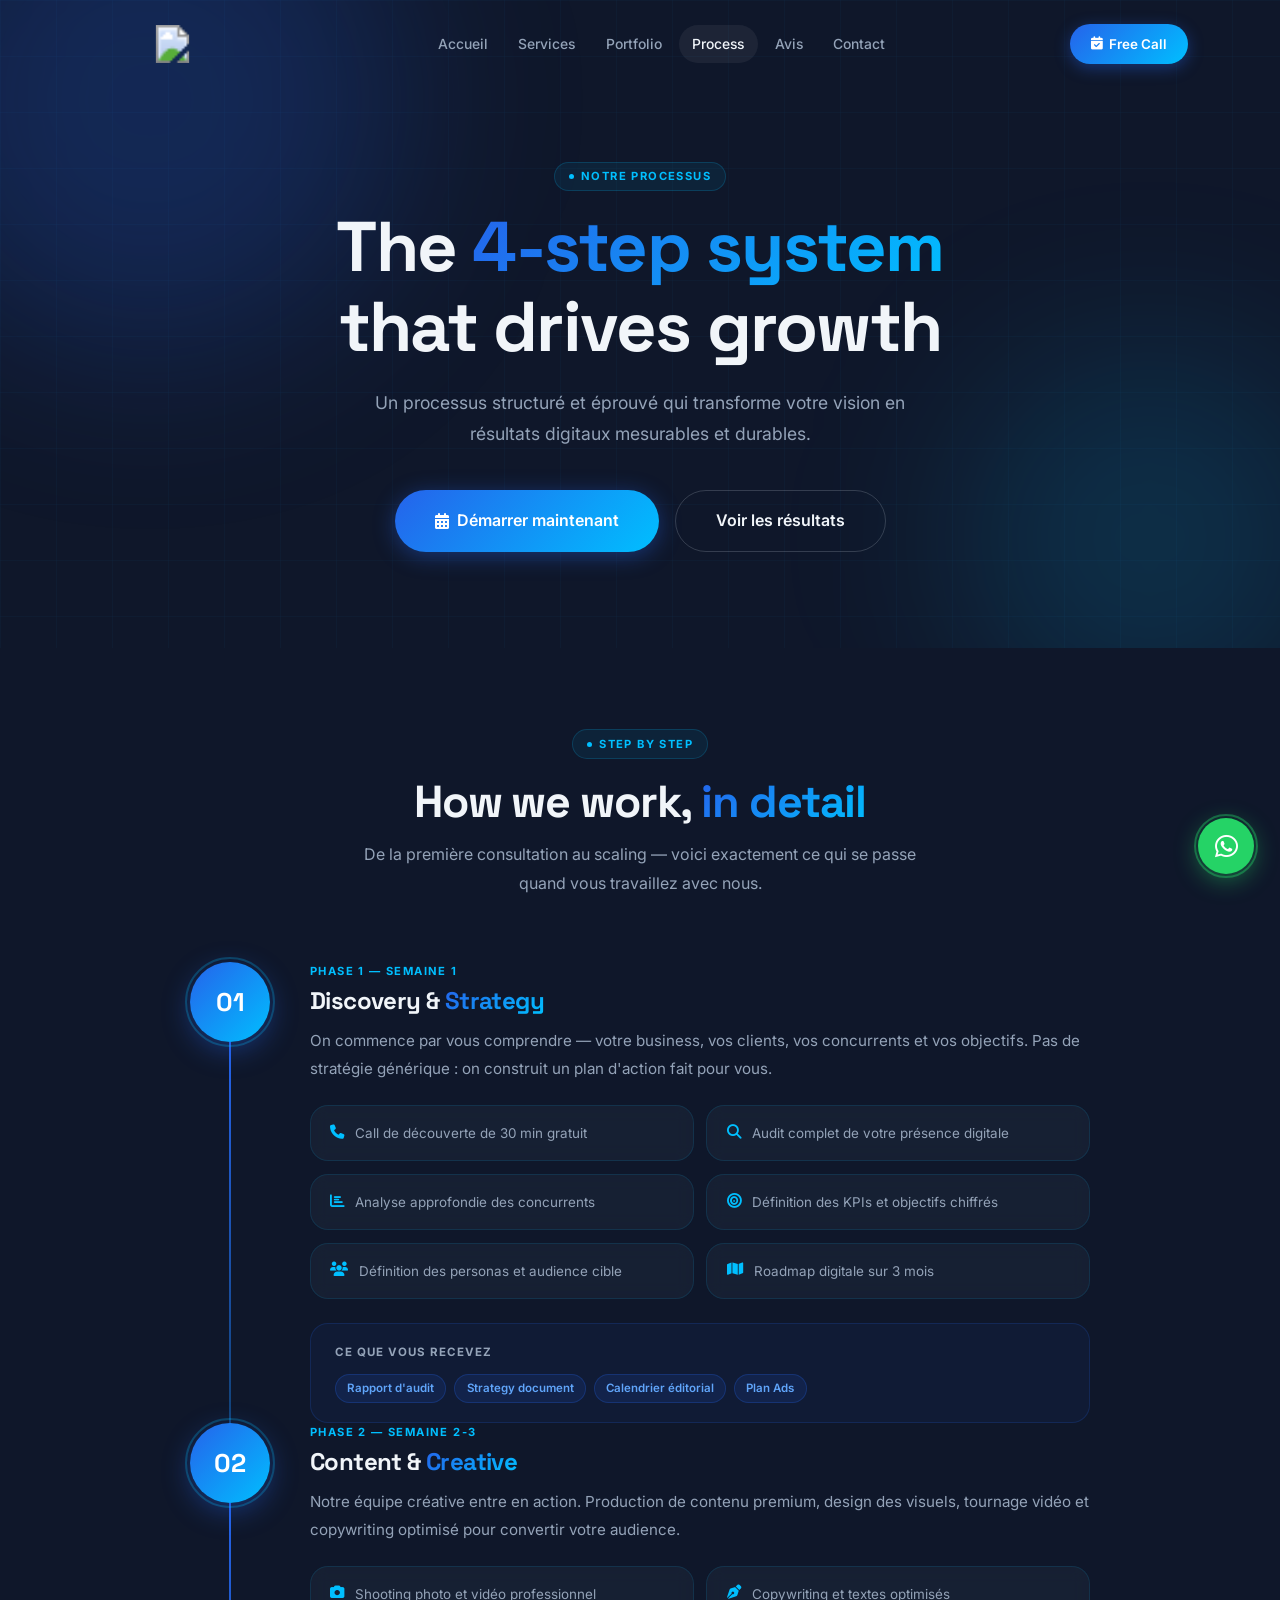
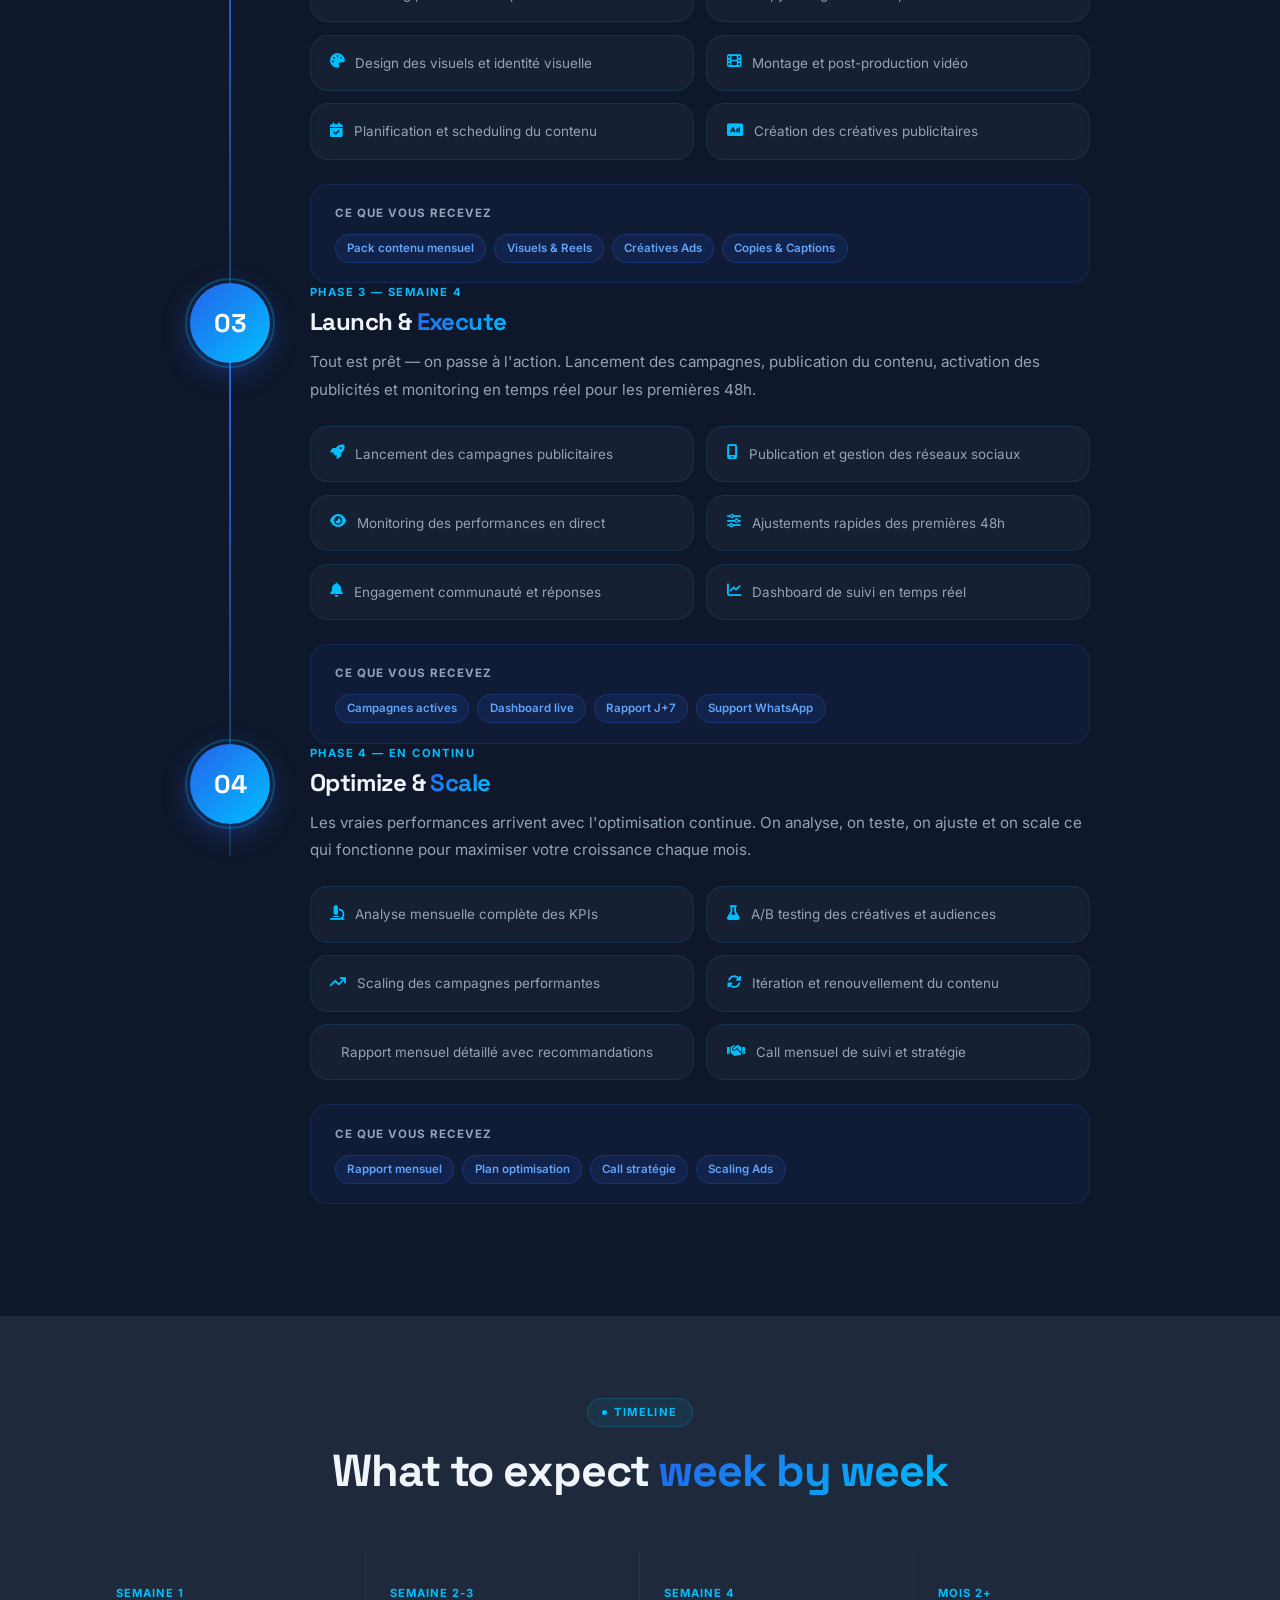
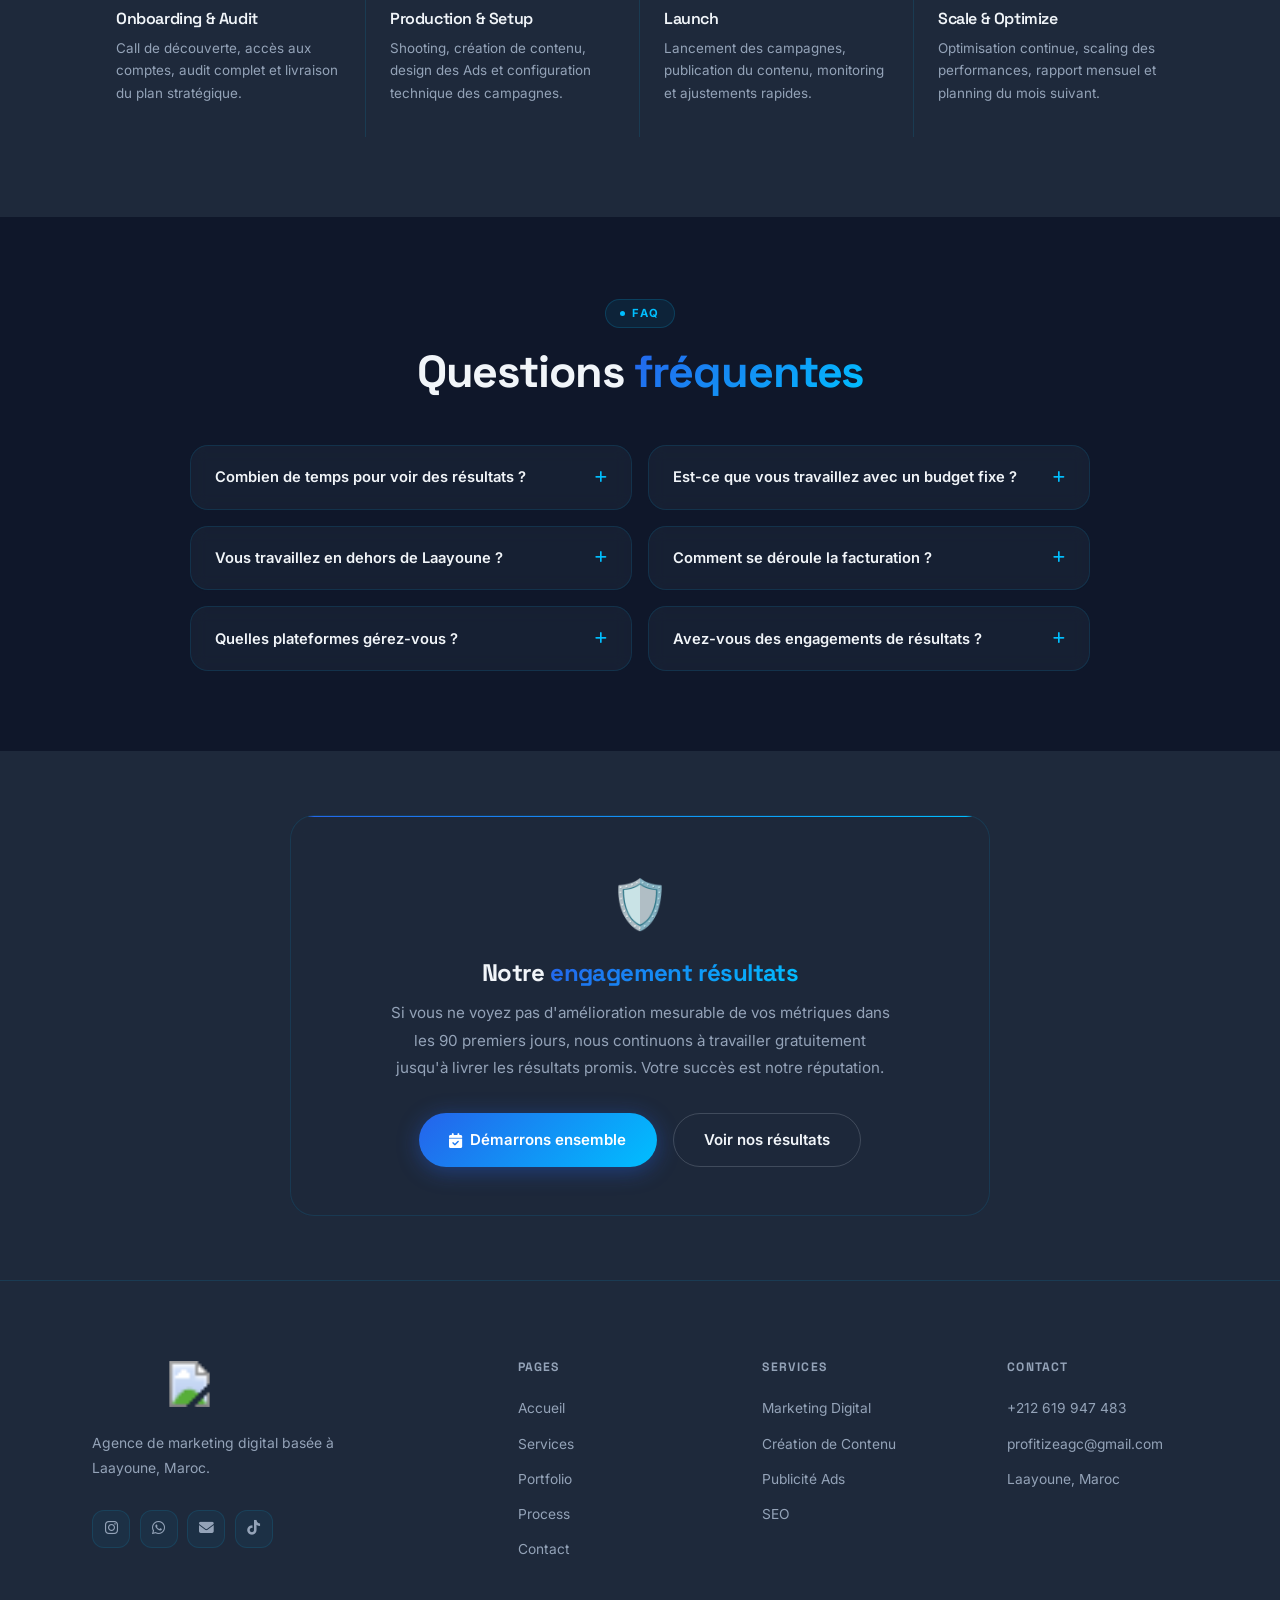
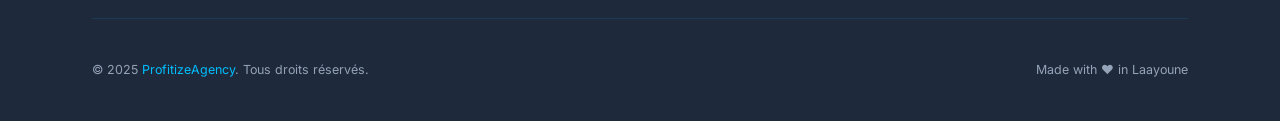
<file: process.html>
﻿<!DOCTYPE html>
<html lang="fr">
<head>
  <meta charset="UTF-8">
  <meta name="viewport" content="width=device-width, initial-scale=1.0">
  <title>Notre Process | ProfitizeAgency</title>
  <link rel="stylesheet" href="styles.css">
  <link rel="stylesheet" href="https://cdnjs.cloudflare.com/ajax/libs/font-awesome/6.5.0/css/all.min.css">
  <style>
    .proc-hero {
      padding: 10rem 0 6rem;
      text-align: center;
      position: relative;
      overflow: hidden;
    }
    .proc-hero h1 { margin-bottom: 1.2rem; }
    .proc-hero p  { color:var(--gray-m);font-size:1.1rem;max-width:560px;margin:0 auto 2.5rem; }

    /* STEPS */
    .steps-section { padding: 5rem 0 7rem; }

    .steps-container { max-width: 900px; margin: 0 auto; }

    .step-item {
      display: grid;
      grid-template-columns: 80px 1fr;
      gap: 2.5rem;
      align-items: flex-start;
      margin-bottom: 0;
      position: relative;
    }

    .step-item::after {
      content: '';
      position: absolute;
      left: 39px;
      top: 80px;
      width: 2px;
      height: calc(100% + 2rem);
      background: linear-gradient(to bottom, var(--blue), rgba(0,191,255,.2));
    }

    .step-item:last-child::after { display: none; }

    .step-left { display: flex; flex-direction: column; align-items: center; }

    .step-circle {
      width: 80px; height: 80px;
      border-radius: 50%;
      background: var(--grad);
      display: flex;
      align-items: center;
      justify-content: center;
      font-family: var(--font-h);
      font-size: 1.6rem;
      font-weight: 800;
      color: #fff;
      flex-shrink: 0;
      box-shadow: 0 8px 28px rgba(37,99,235,.4);
      position: relative;
      z-index: 1;
    }

    .step-circle::before {
      content: '';
      position: absolute;
      inset: -5px;
      border-radius: 50%;
      border: 2px solid rgba(0,191,255,.25);
    }

    .step-right {
      padding-bottom: 4rem;
    }

    .step-right:last-of-type { padding-bottom: 0; }

    .step-phase {
      font-size: 0.7rem;
      font-weight: 700;
      color: var(--cyan);
      text-transform: uppercase;
      letter-spacing: 1.4px;
      margin-bottom: 0.4rem;
    }

    .step-right h3 { font-size: 1.5rem; margin-bottom: 0.8rem; }
    .step-right > p { color: var(--gray-m); font-size: 0.95rem; line-height: 1.82; margin-bottom: 1.4rem; }

    .step-details { display: grid; grid-template-columns: 1fr 1fr; gap: 0.8rem; margin-bottom: 1.5rem; }

    .step-detail {
      background: var(--card-bg);
      border: 1px solid var(--card-b);
      border-radius: var(--r-l);
      padding: 1rem 1.2rem;
      display: flex;
      align-items: flex-start;
      gap: 0.7rem;
      backdrop-filter: blur(8px);
    }

    .step-detail i { color: var(--cyan); font-size: 0.9rem; margin-top: 0.15rem; flex-shrink: 0; }
    .step-detail span { font-size: 0.84rem; color: var(--gray-m); line-height: 1.65; }

    .step-deliverables {
      background: rgba(37,99,235,.06);
      border: 1px solid rgba(37,99,235,.18);
      border-radius: var(--r-l);
      padding: 1.2rem 1.5rem;
    }

    .sd-title { font-size: 0.72rem; font-weight: 700; color: var(--gray-m); text-transform: uppercase; letter-spacing: 1px; margin-bottom: 0.7rem; }
    .sd-list { display: flex; flex-wrap: wrap; gap: 0.5rem; }
    .sd-tag {
      font-size: 0.72rem; font-weight: 600;
      padding: 0.25rem 0.7rem;
      border-radius: 999px;
      background: rgba(37,99,235,.12);
      border: 1px solid rgba(37,99,235,.25);
      color: #60A5FA;
    }

    /* TIMELINE */
    .timeline-section { background: var(--dark-2); padding: 5rem 0; }
    .timeline-grid { display: grid; grid-template-columns: repeat(4,1fr); gap: 0; margin-top: 3rem; }
    .tl-item {
      padding: 2rem 1.5rem;
      border-right: 1px solid var(--card-b);
      position: relative;
    }
    .tl-item:last-child { border-right: none; }
    .tl-week { font-size: 0.7rem; font-weight: 700; color: var(--cyan); text-transform: uppercase; letter-spacing: 1px; margin-bottom: 0.5rem; }
    .tl-item h4 { font-size: 1rem; margin-bottom: 0.5rem; }
    .tl-item p  { font-size: 0.84rem; color: var(--gray-m); line-height: 1.7; }

    /* FAQ */
    .faq-section { padding: 5rem 0; }
    .faq-grid { display: grid; grid-template-columns: 1fr 1fr; gap: 1rem; max-width: 900px; margin: 0 auto; }

    .faq-item {
      background: var(--card-bg);
      border: 1px solid var(--card-b);
      border-radius: var(--r-l);
      overflow: hidden;
      backdrop-filter: blur(8px);
    }

    .faq-q {
      display: flex;
      justify-content: space-between;
      align-items: center;
      padding: 1.2rem 1.5rem;
      cursor: pointer;
      gap: 1rem;
    }

    .faq-q-text { font-size: 0.92rem; font-weight: 600; color: var(--white); }
    .faq-icon { color: var(--cyan); font-size: 0.85rem; transition: var(--t); flex-shrink: 0; }
    .faq-item.open .faq-icon { transform: rotate(45deg); }

    .faq-a {
      max-height: 0;
      overflow: hidden;
      transition: max-height 0.35s ease;
    }
    .faq-item.open .faq-a { max-height: 200px; }
    .faq-a p { padding: 0 1.5rem 1.2rem; font-size: 0.88rem; color: var(--gray-m); line-height: 1.75; }

    /* GUARANTEE */
    .guarantee-section { background: var(--dark-2); padding: 4rem 0; }
    .guarantee-inner {
      background: var(--card-bg);
      border: 1px solid var(--card-b);
      border-radius: var(--r-xl);
      padding: 3rem;
      text-align: center;
      max-width: 700px;
      margin: 0 auto;
      backdrop-filter: blur(12px);
      position: relative;
      overflow: hidden;
    }
    .guarantee-inner::before {
      content: '';
      position: absolute;
      top: 0;left:0;right:0;height:1px;
      background: var(--grad);
    }
    .guarantee-icon { font-size: 3rem; margin-bottom: 1rem; }
    .guarantee-inner h3 { font-size: 1.5rem; margin-bottom: 0.8rem; }
    .guarantee-inner p { color: var(--gray-m); max-width: 500px; margin: 0 auto; font-size: 0.95rem; line-height: 1.8; }

    @media(max-width:1024px){
      .step-details { grid-template-columns: 1fr; }
      .timeline-grid { grid-template-columns: repeat(2,1fr); }
      .tl-item:nth-child(2) { border-right: none; }
      .faq-grid { grid-template-columns: 1fr; }
    }
    @media(max-width:640px){
      .step-item { grid-template-columns: 60px 1fr; gap: 1.5rem; }
      .step-circle { width: 60px; height: 60px; font-size: 1.2rem; }
      .step-item::after { left: 29px; }
      .timeline-grid { grid-template-columns: 1fr; }
      .tl-item { border-right: none; border-bottom: 1px solid var(--card-b); }
      .tl-item:last-child { border-bottom: none; }
    }
  </style>
</head>
<body>
<!-- NAV -->
<nav id="nav">
  <div class="container nav-inner">
    <a href="index.html" class="logo-img"><img src="logo.svg" alt="ProfitizeAgency"></a>
    <ul class="n-menu" id="nm">
      <li><a href="index.html">Accueil</a></li>
      <li><a href="services.html">Services</a></li>
      <li><a href="portfolio.html">Portfolio</a></li>
      <li><a href="process.html" class="active">Process</a></li>
      <li><a href="testimonials.html">Avis</a></li>
      <li><a href="contact.html">Contact</a></li>
    </ul>
    <a href="contact.html" class="n-cta"><i class="fas fa-calendar-check"></i> Free Call</a>
    <button class="n-ham" id="nh" aria-label="Menu"><span></span><span></span><span></span></button>
  </div>
</nav>

<!-- HERO -->
<section class="proc-hero grid-bg">
  <div class="orb orb-blue" style="width:500px;height:500px;top:-150px;left:-100px;"></div>
  <div class="orb orb-cyan" style="width:380px;height:380px;bottom:-80px;right:-60px;"></div>
  <div class="container" style="position:relative;z-index:1;">
    <div class="chip reveal" style="margin:0 auto 1rem;">Notre Processus</div>
    <h1 class="reveal d1">The <span class="g-text">4-step system</span><br>that drives growth</h1>
    <p class="reveal d2">Un processus structuré et éprouvé qui transforme votre vision en résultats digitaux mesurables et durables.</p>
    <div style="display:flex;gap:1rem;justify-content:center;flex-wrap:wrap;" class="reveal d3">
      <a href="contact.html" class="btn btn-p btn-lg"><i class="fas fa-calendar-alt"></i> Démarrer maintenant</a>
      <a href="portfolio.html" class="btn btn-o btn-lg">Voir les résultats</a>
    </div>
  </div>
</section>

<!-- STEPS -->
<section class="steps-section">
  <div class="container">
    <div class="s-hd c reveal" style="margin-bottom:4rem;">
      <div class="chip">Step by step</div>
      <h2 class="s-title">How we work, <span class="g-text">in detail</span></h2>
      <p class="s-desc">De la première consultation au scaling — voici exactement ce qui se passe quand vous travaillez avec nous.</p>
    </div>
    <div class="steps-container">

      <!-- STEP 1 -->
      <div class="step-item">
        <div class="step-left">
          <div class="step-circle reveal">01</div>
        </div>
        <div class="step-right reveal d1">
          <div class="step-phase">Phase 1 — Semaine 1</div>
          <h3>Discovery & <span class="g-text">Strategy</span></h3>
          <p>On commence par vous comprendre — votre business, vos clients, vos concurrents et vos objectifs. Pas de stratégie générique : on construit un plan d'action fait pour vous.</p>
          <div class="step-details">
            <div class="step-detail"><i class="fas fa-phone"></i><span>Call de découverte de 30 min gratuit</span></div>
            <div class="step-detail"><i class="fas fa-magnifying-glass"></i><span>Audit complet de votre présence digitale</span></div>
            <div class="step-detail"><i class="fas fa-chart-bar"></i><span>Analyse approfondie des concurrents</span></div>
            <div class="step-detail"><i class="fas fa-bullseye"></i><span>Définition des KPIs et objectifs chiffrés</span></div>
            <div class="step-detail"><i class="fas fa-users"></i><span>Définition des personas et audience cible</span></div>
            <div class="step-detail"><i class="fas fa-map"></i><span>Roadmap digitale sur 3 mois</span></div>
          </div>
          <div class="step-deliverables">
            <div class="sd-title">Ce que vous recevez</div>
            <div class="sd-list">
              <span class="sd-tag">Rapport d'audit</span>
              <span class="sd-tag">Strategy document</span>
              <span class="sd-tag">Calendrier éditorial</span>
              <span class="sd-tag">Plan Ads</span>
            </div>
          </div>
        </div>
      </div>

      <!-- STEP 2 -->
      <div class="step-item">
        <div class="step-left">
          <div class="step-circle reveal">02</div>
        </div>
        <div class="step-right reveal d1">
          <div class="step-phase">Phase 2 — Semaine 2-3</div>
          <h3>Content & <span class="g-text">Creative</span></h3>
          <p>Notre équipe créative entre en action. Production de contenu premium, design des visuels, tournage vidéo et copywriting optimisé pour convertir votre audience.</p>
          <div class="step-details">
            <div class="step-detail"><i class="fas fa-camera"></i><span>Shooting photo et vidéo professionnel</span></div>
            <div class="step-detail"><i class="fas fa-pen-nib"></i><span>Copywriting et textes optimisés</span></div>
            <div class="step-detail"><i class="fas fa-palette"></i><span>Design des visuels et identité visuelle</span></div>
            <div class="step-detail"><i class="fas fa-film"></i><span>Montage et post-production vidéo</span></div>
            <div class="step-detail"><i class="fas fa-calendar-check"></i><span>Planification et scheduling du contenu</span></div>
            <div class="step-detail"><i class="fas fa-rectangle-ad"></i><span>Création des créatives publicitaires</span></div>
          </div>
          <div class="step-deliverables">
            <div class="sd-title">Ce que vous recevez</div>
            <div class="sd-list">
              <span class="sd-tag">Pack contenu mensuel</span>
              <span class="sd-tag">Visuels & Reels</span>
              <span class="sd-tag">Créatives Ads</span>
              <span class="sd-tag">Copies & Captions</span>
            </div>
          </div>
        </div>
      </div>

      <!-- STEP 3 -->
      <div class="step-item">
        <div class="step-left">
          <div class="step-circle reveal">03</div>
        </div>
        <div class="step-right reveal d1">
          <div class="step-phase">Phase 3 — Semaine 4</div>
          <h3>Launch & <span class="g-text">Execute</span></h3>
          <p>Tout est prêt — on passe à l'action. Lancement des campagnes, publication du contenu, activation des publicités et monitoring en temps réel pour les premières 48h.</p>
          <div class="step-details">
            <div class="step-detail"><i class="fas fa-rocket"></i><span>Lancement des campagnes publicitaires</span></div>
            <div class="step-detail"><i class="fas fa-mobile-screen"></i><span>Publication et gestion des réseaux sociaux</span></div>
            <div class="step-detail"><i class="fas fa-eye"></i><span>Monitoring des performances en direct</span></div>
            <div class="step-detail"><i class="fas fa-sliders"></i><span>Ajustements rapides des premières 48h</span></div>
            <div class="step-detail"><i class="fas fa-bell"></i><span>Engagement communauté et réponses</span></div>
            <div class="step-detail"><i class="fas fa-chart-line"></i><span>Dashboard de suivi en temps réel</span></div>
          </div>
          <div class="step-deliverables">
            <div class="sd-title">Ce que vous recevez</div>
            <div class="sd-list">
              <span class="sd-tag">Campagnes actives</span>
              <span class="sd-tag">Dashboard live</span>
              <span class="sd-tag">Rapport J+7</span>
              <span class="sd-tag">Support WhatsApp</span>
            </div>
          </div>
        </div>
      </div>

      <!-- STEP 4 -->
      <div class="step-item">
        <div class="step-left">
          <div class="step-circle reveal">04</div>
        </div>
        <div class="step-right reveal d1">
          <div class="step-phase">Phase 4 — En continu</div>
          <h3>Optimize & <span class="g-text">Scale</span></h3>
          <p>Les vraies performances arrivent avec l'optimisation continue. On analyse, on teste, on ajuste et on scale ce qui fonctionne pour maximiser votre croissance chaque mois.</p>
          <div class="step-details">
            <div class="step-detail"><i class="fas fa-microscope"></i><span>Analyse mensuelle complète des KPIs</span></div>
            <div class="step-detail"><i class="fas fa-flask"></i><span>A/B testing des créatives et audiences</span></div>
            <div class="step-detail"><i class="fas fa-arrow-trend-up"></i><span>Scaling des campagnes performantes</span></div>
            <div class="step-detail"><i class="fas fa-rotate"></i><span>Itération et renouvellement du contenu</span></div>
            <div class="step-detail"><i class="fas fa-file-chart-line"></i><span>Rapport mensuel détaillé avec recommandations</span></div>
            <div class="step-detail"><i class="fas fa-handshake"></i><span>Call mensuel de suivi et stratégie</span></div>
          </div>
          <div class="step-deliverables">
            <div class="sd-title">Ce que vous recevez</div>
            <div class="sd-list">
              <span class="sd-tag">Rapport mensuel</span>
              <span class="sd-tag">Plan optimisation</span>
              <span class="sd-tag">Call stratégie</span>
              <span class="sd-tag">Scaling Ads</span>
            </div>
          </div>
        </div>
      </div>

    </div>
  </div>
</section>

<!-- TIMELINE -->
<section class="timeline-section">
  <div class="container">
    <div class="s-hd c reveal">
      <div class="chip">Timeline</div>
      <h2 class="s-title">What to expect <span class="g-text">week by week</span></h2>
    </div>
    <div class="timeline-grid">
      <div class="tl-item reveal">
        <div class="tl-week">Semaine 1</div>
        <h4>Onboarding & Audit</h4>
        <p>Call de découverte, accès aux comptes, audit complet et livraison du plan stratégique.</p>
      </div>
      <div class="tl-item reveal d1">
        <div class="tl-week">Semaine 2-3</div>
        <h4>Production & Setup</h4>
        <p>Shooting, création de contenu, design des Ads et configuration technique des campagnes.</p>
      </div>
      <div class="tl-item reveal d2">
        <div class="tl-week">Semaine 4</div>
        <h4>Launch</h4>
        <p>Lancement des campagnes, publication du contenu, monitoring et ajustements rapides.</p>
      </div>
      <div class="tl-item reveal d3">
        <div class="tl-week">Mois 2+</div>
        <h4>Scale & Optimize</h4>
        <p>Optimisation continue, scaling des performances, rapport mensuel et planning du mois suivant.</p>
      </div>
    </div>
  </div>
</section>

<!-- FAQ -->
<section class="faq-section">
  <div class="container">
    <div class="s-hd c reveal" style="margin-bottom:3rem;">
      <div class="chip">FAQ</div>
      <h2 class="s-title">Questions <span class="g-text">fréquentes</span></h2>
    </div>
    <div class="faq-grid">
      <div class="faq-item reveal">
        <div class="faq-q"><span class="faq-q-text">Combien de temps pour voir des résultats ?</span><i class="fas fa-plus faq-icon"></i></div>
        <div class="faq-a"><p>Les premiers résultats (portée, engagement) se voient dès les 2 premières semaines. Les résultats business significatifs (leads, ventes) apparaissent généralement entre le 30ème et 60ème jour.</p></div>
      </div>
      <div class="faq-item reveal d1">
        <div class="faq-q"><span class="faq-q-text">Est-ce que vous travaillez avec un budget fixe ?</span><i class="fas fa-plus faq-icon"></i></div>
        <div class="faq-a"><p>Nous nous adaptons à votre budget. Nos services sont tarifés selon le scope de travail. Le budget publicitaire Ads est séparé de nos honoraires — nous vous conseillons sur le montant optimal.</p></div>
      </div>
      <div class="faq-item reveal">
        <div class="faq-q"><span class="faq-q-text">Vous travaillez en dehors de Laayoune ?</span><i class="fas fa-plus faq-icon"></i></div>
        <div class="faq-a"><p>Oui, nous travaillons avec des clients dans tout le Maroc et à l'international. La distance n'est pas un obstacle — on gère tout à distance efficacement via WhatsApp et Zoom.</p></div>
      </div>
      <div class="faq-item reveal d1">
        <div class="faq-q"><span class="faq-q-text">Comment se déroule la facturation ?</span><i class="fas fa-plus faq-icon"></i></div>
        <div class="faq-a"><p>Nous travaillons avec des contrats mensuels. Un acompte de 50% au démarrage et le solde à la livraison. Pour les contrats long terme, des arrangements flexibles sont possibles.</p></div>
      </div>
      <div class="faq-item reveal">
        <div class="faq-q"><span class="faq-q-text">Quelles plateformes gérez-vous ?</span><i class="fas fa-plus faq-icon"></i></div>
        <div class="faq-a"><p>Instagram, Facebook, TikTok, YouTube, Google (Ads + SEO), WhatsApp Business et LinkedIn selon votre secteur. On vous recommande les plateformes les plus pertinentes pour votre business.</p></div>
      </div>
      <div class="faq-item reveal d1">
        <div class="faq-q"><span class="faq-q-text">Avez-vous des engagements de résultats ?</span><i class="fas fa-plus faq-icon"></i></div>
        <div class="faq-a"><p>On s'engage sur des métriques claires définies ensemble. Si les objectifs ne sont pas atteints après 90 jours, on continue à travailler gratuitement jusqu'à les atteindre.</p></div>
      </div>
    </div>
  </div>
</section>

<!-- GUARANTEE -->
<section class="guarantee-section">
  <div class="container">
    <div class="guarantee-inner reveal">
      <div class="guarantee-icon">🛡️</div>
      <h3>Notre <span class="g-text">engagement résultats</span></h3>
      <p>Si vous ne voyez pas d'amélioration mesurable de vos métriques dans les 90 premiers jours, nous continuons à travailler gratuitement jusqu'à livrer les résultats promis. Votre succès est notre réputation.</p>
      <div style="margin-top:2rem;display:flex;gap:1rem;justify-content:center;flex-wrap:wrap;">
        <a href="contact.html" class="btn btn-p"><i class="fas fa-calendar-check"></i> Démarrons ensemble</a>
        <a href="portfolio.html" class="btn btn-o">Voir nos résultats</a>
      </div>
    </div>
  </div>
</section>

<!-- FOOTER -->
<footer id="footer">
  <div class="container">
    <div class="ft-top">
      <div class="ft-brand">
        <a href="index.html" class="logo-img footer-logo"><img src="logo.svg" alt="ProfitizeAgency"></a>
        <p class="ft-brand-txt">Agence de marketing digital basée à Laayoune, Maroc.</p>
        <div class="socials">
          <a href="https://instagram.com/Profitizeagency" target="_blank" class="soc-btn"><i class="fab fa-instagram"></i></a>
          <a href="https://wa.me/212619947483" target="_blank" class="soc-btn"><i class="fab fa-whatsapp"></i></a>
          <a href="mailto:profitizeagc@gmail.com" class="soc-btn"><i class="fas fa-envelope"></i></a>
          <a href="#" class="soc-btn"><i class="fab fa-tiktok"></i></a>
        </div>
      </div>
      <div class="ft-col"><h5>Pages</h5><ul>
        <li><a href="index.html">Accueil</a></li>
        <li><a href="services.html">Services</a></li>
        <li><a href="portfolio.html">Portfolio</a></li>
        <li><a href="process.html">Process</a></li>
        <li><a href="contact.html">Contact</a></li>
      </ul></div>
      <div class="ft-col"><h5>Services</h5><ul>
        <li><a href="services.html">Marketing Digital</a></li>
        <li><a href="services.html">Création de Contenu</a></li>
        <li><a href="services.html">Publicité Ads</a></li>
        <li><a href="services.html">SEO</a></li>
      </ul></div>
      <div class="ft-col"><h5>Contact</h5><ul>
        <li><a href="tel:+212619947483">+212 619 947 483</a></li>
        <li><a href="mailto:profitizeagc@gmail.com">profitizeagc@gmail.com</a></li>
        <li><a href="#">Laayoune, Maroc</a></li>
      </ul></div>
    </div>
    <div class="ft-bot">
      <p>&copy; 2025 <span class="cy">ProfitizeAgency</span>. Tous droits réservés.</p>
      <p>Made with ♥ in Laayoune</p>
    </div>
  </div>
</footer>
<a href="https://wa.me/212619947483" target="_blank" class="wa-float"><i class="fab fa-whatsapp"></i></a>
<script>
  const nav = document.getElementById('nav');
  window.addEventListener('scroll', () => nav.classList.toggle('stuck', window.scrollY > 40));
  const nh = document.getElementById('nh'), nm = document.getElementById('nm');
  nh.addEventListener('click', () => { nh.classList.toggle('open'); nm.classList.toggle('open'); });
  nm.querySelectorAll('a').forEach(a => a.addEventListener('click', () => { nh.classList.remove('open'); nm.classList.remove('open'); }));
  const ro = new IntersectionObserver(es => es.forEach(e => { if (e.isIntersecting) { e.target.classList.add('in'); ro.unobserve(e.target); } }), { threshold: 0.1, rootMargin: '0px 0px -40px 0px' });
  document.querySelectorAll('.reveal').forEach(el => ro.observe(el));
  // FAQ
  document.querySelectorAll('.faq-q').forEach(q => q.addEventListener('click', () => q.parentElement.classList.toggle('open')));
</script>
</body>
</html>
</file>
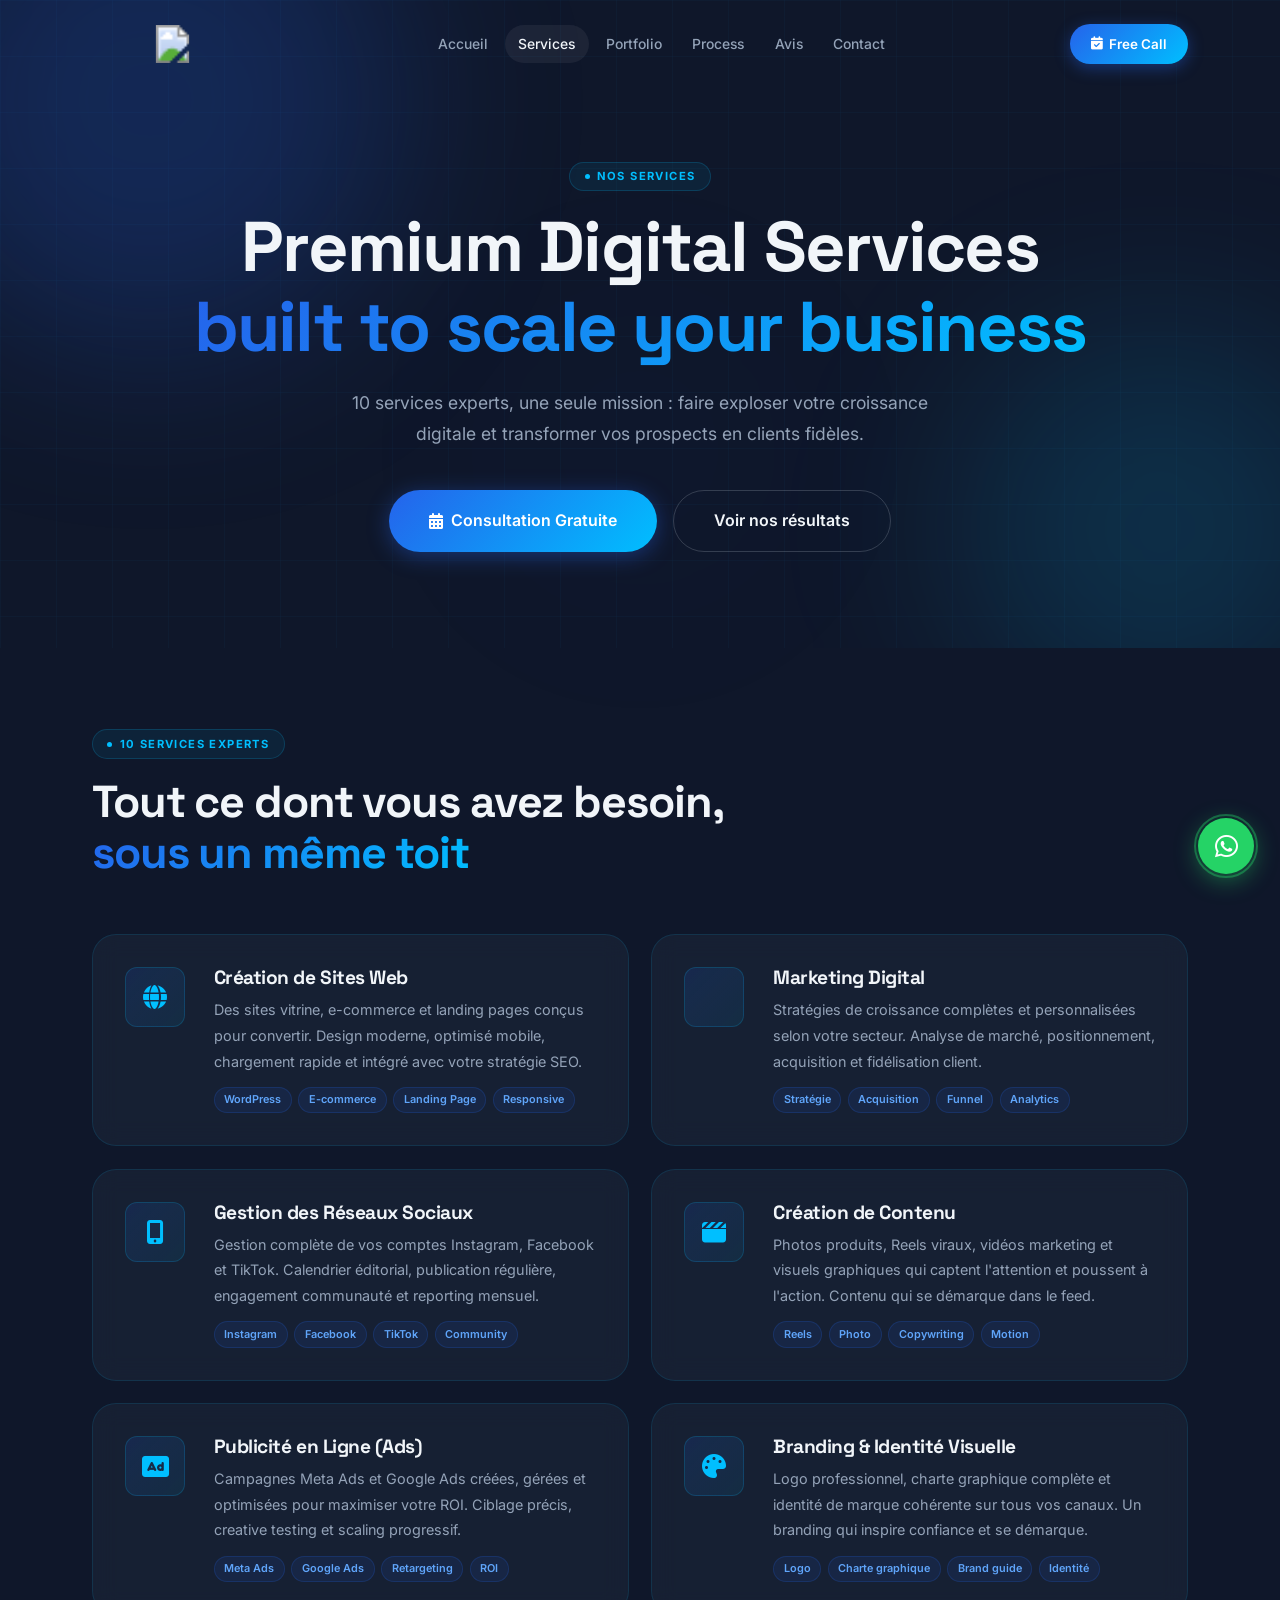
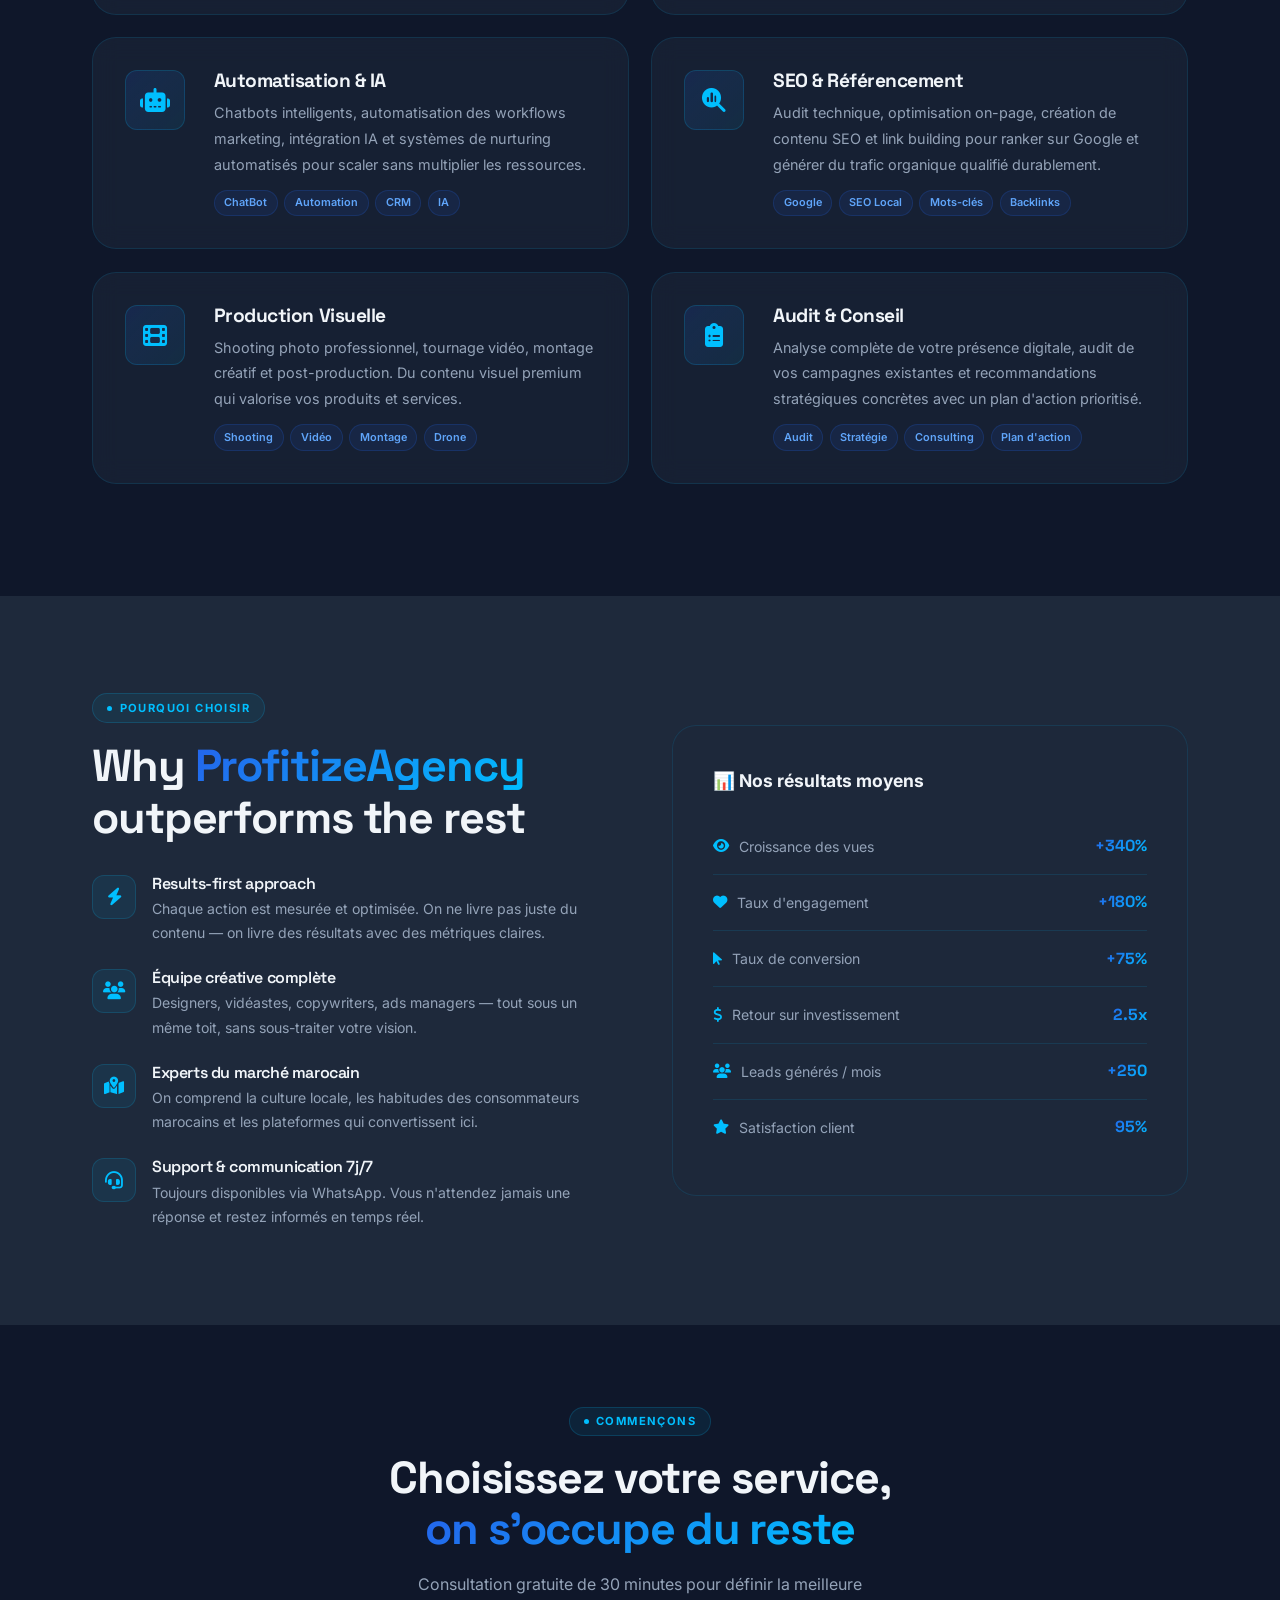
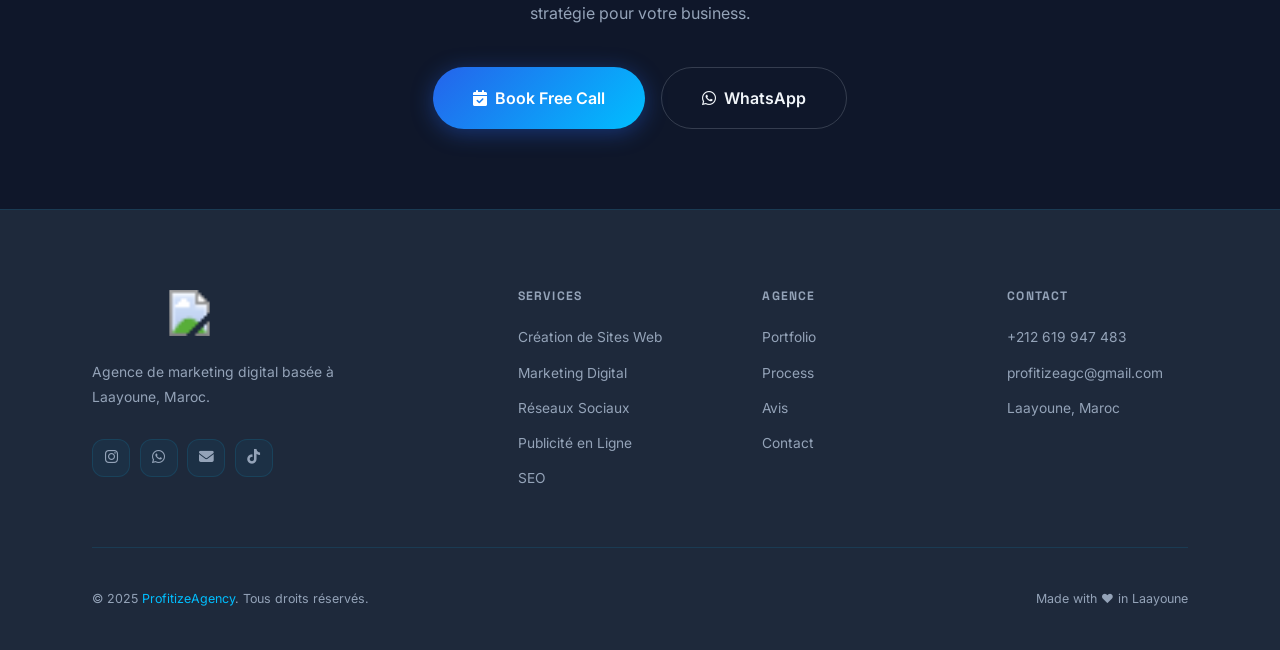
<file: services.html>
﻿<!DOCTYPE html>
<html lang="fr">
<head>
  <meta charset="UTF-8">
  <meta name="viewport" content="width=device-width, initial-scale=1.0">
  <meta name="description" content="Services ProfitizeAgency — Création de sites web, marketing digital, SEO, publicité en ligne, branding et production vidéo. Laayoune, Maroc.">
  <title>Services | ProfitizeAgency</title>
  <link rel="stylesheet" href="styles.css">
  <link rel="stylesheet" href="https://cdnjs.cloudflare.com/ajax/libs/font-awesome/6.5.0/css/all.min.css">
  <style>
    /* PAGE HERO */
    .srv-hero {
      padding: 10rem 0 6rem;
      position: relative;
      overflow: hidden;
      text-align: center;
    }
    .srv-hero .orb1 { width:500px;height:500px;top:-150px;left:-100px; }
    .srv-hero .orb2 { width:400px;height:400px;bottom:-80px;right:-80px; }
    .srv-hero h1 { margin-bottom: 1.2rem; }
    .srv-hero p  { color:var(--gray-m); font-size:1.1rem; max-width:580px; margin:0 auto 2.5rem; }

    /* ALL SERVICES GRID */
    .all-srv { padding: 5rem 0 7rem; }
    .all-grid { display: grid; grid-template-columns: repeat(2,1fr); gap: 1.4rem; }

    .srv-big-card { display: flex; gap: 1.8rem; align-items: flex-start; }
    .srv-big-card .ib { width:60px;height:60px;font-size:1.5rem;flex-shrink:0; }
    .srv-big-card .srv-info h3 { font-size:1.2rem; margin-bottom:0.5rem; }
    .srv-big-card .srv-info p  { font-size:0.9rem; color:var(--gray-m); line-height:1.78; margin-bottom:0.8rem; }
    .srv-tags { display:flex; gap:0.4rem; flex-wrap:wrap; }
    .srv-tag {
      font-size:0.68rem;
      font-weight:600;
      padding:0.2rem 0.6rem;
      border-radius:999px;
      background:rgba(37,99,235,.1);
      border:1px solid rgba(37,99,235,.2);
      color:#60A5FA;
    }

    /* WHY SECTION */
    .why-section { background:var(--dark-2); padding:6rem 0; }
    .why-grid { display:grid; grid-template-columns:1fr 1fr; gap:4rem; align-items:center; }
    .why-list { display:flex; flex-direction:column; gap:1.5rem; margin-top:2rem; }
    .why-item { display:flex; gap:1rem; align-items:flex-start; }
    .why-item .wi-icon {
      width:44px;height:44px;min-width:44px;
      border-radius:12px;
      background:rgba(0,191,255,.08);
      border:1px solid rgba(0,191,255,.16);
      display:flex;align-items:center;justify-content:center;
      font-size:1.1rem;color:var(--cyan);
    }
    .why-item h4 { margin-bottom:0.25rem; font-size:1rem; }
    .why-item p  { font-size:0.88rem; color:var(--gray-m); line-height:1.72; }

    .why-visual {
      background:var(--card-bg);
      border:1px solid var(--card-b);
      border-radius:24px;
      padding:2.5rem;
      backdrop-filter:blur(12px);
    }
    .wv-title { font-size:1.1rem; font-weight:700; margin-bottom:1.5rem; color:var(--white); }
    .wv-row {
      display:flex;
      justify-content:space-between;
      align-items:center;
      padding:0.9rem 0;
      border-bottom:1px solid var(--card-b);
    }
    .wv-row:last-child { border-bottom:none; }
    .wv-label { display:flex;align-items:center;gap:0.6rem;font-size:0.88rem;color:var(--gray-m); }
    .wv-label i { color:var(--cyan);font-size:0.9rem; }
    .wv-val { font-family:var(--font-h);font-weight:800;font-size:1rem;color:var(--white); }

    /* PRICING CTA */
    .price-cta { padding:5rem 0; text-align:center; }
    .price-cta h2 { margin-bottom:1rem; }
    .price-cta p  { color:var(--gray-m);max-width:500px;margin:0 auto 2.5rem; }
    .price-btns { display:flex;gap:1rem;justify-content:center;flex-wrap:wrap; }

    /* RESPONSIVE */
    @media(max-width:1024px){
      .all-grid { grid-template-columns:1fr; }
      .why-grid { grid-template-columns:1fr; }
    }
    @media(max-width:640px){
      .srv-big-card { flex-direction:column; gap:1rem; }
      .srv-big-card .ib { width:48px;height:48px; }
    }
  </style>
</head>
<body>
<!-- NAV -->
<nav id="nav">
  <div class="container nav-inner">
    <a href="index.html" class="logo-img"><img src="logo.svg" alt="ProfitizeAgency"></a>
    <ul class="n-menu" id="nm">
      <li><a href="index.html">Accueil</a></li>
      <li><a href="services.html" class="active">Services</a></li>
      <li><a href="portfolio.html">Portfolio</a></li>
      <li><a href="process.html">Process</a></li>
      <li><a href="testimonials.html">Avis</a></li>
      <li><a href="contact.html">Contact</a></li>
    </ul>
    <a href="contact.html" class="n-cta"><i class="fas fa-calendar-check"></i> Free Call</a>
    <button class="n-ham" id="nh" aria-label="Menu"><span></span><span></span><span></span></button>
  </div>
</nav>

<!-- HERO -->
<section class="srv-hero grid-bg">
  <div class="orb orb-blue orb1"></div>
  <div class="orb orb-cyan orb2"></div>
  <div class="container" style="position:relative;z-index:1;">
    <div class="chip reveal" style="margin:0 auto 1rem;">Nos Services</div>
    <h1 class="reveal d1">Premium Digital Services<br><span class="g-text">built to scale your business</span></h1>
    <p class="reveal d2">10 services experts, une seule mission : faire exploser votre croissance digitale et transformer vos prospects en clients fidèles.</p>
    <div style="display:flex;gap:1rem;justify-content:center;flex-wrap:wrap;" class="reveal d3">
      <a href="contact.html" class="btn btn-p btn-lg"><i class="fas fa-calendar-alt"></i> Consultation Gratuite</a>
      <a href="portfolio.html" class="btn btn-o btn-lg">Voir nos résultats</a>
    </div>
  </div>
</section>

<!-- ALL SERVICES -->
<section class="all-srv">
  <div class="container">
    <div class="s-hd reveal">
      <div class="chip">10 services experts</div>
      <h2 class="s-title">Tout ce dont vous avez besoin,<br><span class="g-text">sous un même toit</span></h2>
    </div>
    <div class="all-grid">

      <div class="card srv-big-card reveal">
        <div class="ib"><i class="fas fa-globe"></i></div>
        <div class="srv-info">
          <h3>Création de Sites Web</h3>
          <p>Des sites vitrine, e-commerce et landing pages conçus pour convertir. Design moderne, optimisé mobile, chargement rapide et intégré avec votre stratégie SEO.</p>
          <div class="srv-tags">
            <span class="srv-tag">WordPress</span>
            <span class="srv-tag">E-commerce</span>
            <span class="srv-tag">Landing Page</span>
            <span class="srv-tag">Responsive</span>
          </div>
        </div>
      </div>

      <div class="card srv-big-card reveal d1">
        <div class="ib"><i class="fas fa-chart-mixed"></i></div>
        <div class="srv-info">
          <h3>Marketing Digital</h3>
          <p>Stratégies de croissance complètes et personnalisées selon votre secteur. Analyse de marché, positionnement, acquisition et fidélisation client.</p>
          <div class="srv-tags">
            <span class="srv-tag">Stratégie</span>
            <span class="srv-tag">Acquisition</span>
            <span class="srv-tag">Funnel</span>
            <span class="srv-tag">Analytics</span>
          </div>
        </div>
      </div>

      <div class="card srv-big-card reveal">
        <div class="ib"><i class="fas fa-mobile-screen-button"></i></div>
        <div class="srv-info">
          <h3>Gestion des Réseaux Sociaux</h3>
          <p>Gestion complète de vos comptes Instagram, Facebook et TikTok. Calendrier éditorial, publication régulière, engagement communauté et reporting mensuel.</p>
          <div class="srv-tags">
            <span class="srv-tag">Instagram</span>
            <span class="srv-tag">Facebook</span>
            <span class="srv-tag">TikTok</span>
            <span class="srv-tag">Community</span>
          </div>
        </div>
      </div>

      <div class="card srv-big-card reveal d1">
        <div class="ib"><i class="fas fa-clapperboard"></i></div>
        <div class="srv-info">
          <h3>Création de Contenu</h3>
          <p>Photos produits, Reels viraux, vidéos marketing et visuels graphiques qui captent l'attention et poussent à l'action. Contenu qui se démarque dans le feed.</p>
          <div class="srv-tags">
            <span class="srv-tag">Reels</span>
            <span class="srv-tag">Photo</span>
            <span class="srv-tag">Copywriting</span>
            <span class="srv-tag">Motion</span>
          </div>
        </div>
      </div>

      <div class="card srv-big-card reveal">
        <div class="ib"><i class="fas fa-rectangle-ad"></i></div>
        <div class="srv-info">
          <h3>Publicité en Ligne (Ads)</h3>
          <p>Campagnes Meta Ads et Google Ads créées, gérées et optimisées pour maximiser votre ROI. Ciblage précis, creative testing et scaling progressif.</p>
          <div class="srv-tags">
            <span class="srv-tag">Meta Ads</span>
            <span class="srv-tag">Google Ads</span>
            <span class="srv-tag">Retargeting</span>
            <span class="srv-tag">ROI</span>
          </div>
        </div>
      </div>

      <div class="card srv-big-card reveal d1">
        <div class="ib"><i class="fas fa-palette"></i></div>
        <div class="srv-info">
          <h3>Branding & Identité Visuelle</h3>
          <p>Logo professionnel, charte graphique complète et identité de marque cohérente sur tous vos canaux. Un branding qui inspire confiance et se démarque.</p>
          <div class="srv-tags">
            <span class="srv-tag">Logo</span>
            <span class="srv-tag">Charte graphique</span>
            <span class="srv-tag">Brand guide</span>
            <span class="srv-tag">Identité</span>
          </div>
        </div>
      </div>

      <div class="card srv-big-card reveal">
        <div class="ib"><i class="fas fa-robot"></i></div>
        <div class="srv-info">
          <h3>Automatisation & IA</h3>
          <p>Chatbots intelligents, automatisation des workflows marketing, intégration IA et systèmes de nurturing automatisés pour scaler sans multiplier les ressources.</p>
          <div class="srv-tags">
            <span class="srv-tag">ChatBot</span>
            <span class="srv-tag">Automation</span>
            <span class="srv-tag">CRM</span>
            <span class="srv-tag">IA</span>
          </div>
        </div>
      </div>

      <div class="card srv-big-card reveal d1">
        <div class="ib"><i class="fas fa-magnifying-glass-chart"></i></div>
        <div class="srv-info">
          <h3>SEO & Référencement</h3>
          <p>Audit technique, optimisation on-page, création de contenu SEO et link building pour ranker sur Google et générer du trafic organique qualifié durablement.</p>
          <div class="srv-tags">
            <span class="srv-tag">Google</span>
            <span class="srv-tag">SEO Local</span>
            <span class="srv-tag">Mots-clés</span>
            <span class="srv-tag">Backlinks</span>
          </div>
        </div>
      </div>

      <div class="card srv-big-card reveal">
        <div class="ib"><i class="fas fa-film"></i></div>
        <div class="srv-info">
          <h3>Production Visuelle</h3>
          <p>Shooting photo professionnel, tournage vidéo, montage créatif et post-production. Du contenu visuel premium qui valorise vos produits et services.</p>
          <div class="srv-tags">
            <span class="srv-tag">Shooting</span>
            <span class="srv-tag">Vidéo</span>
            <span class="srv-tag">Montage</span>
            <span class="srv-tag">Drone</span>
          </div>
        </div>
      </div>

      <div class="card srv-big-card reveal d1">
        <div class="ib"><i class="fas fa-clipboard-list"></i></div>
        <div class="srv-info">
          <h3>Audit & Conseil</h3>
          <p>Analyse complète de votre présence digitale, audit de vos campagnes existantes et recommandations stratégiques concrètes avec un plan d'action prioritisé.</p>
          <div class="srv-tags">
            <span class="srv-tag">Audit</span>
            <span class="srv-tag">Stratégie</span>
            <span class="srv-tag">Consulting</span>
            <span class="srv-tag">Plan d'action</span>
          </div>
        </div>
      </div>

    </div>
  </div>
</section>

<!-- WHY US -->
<section class="why-section">
  <div class="container">
    <div class="why-grid">
      <div>
        <div class="chip reveal">Pourquoi choisir</div>
        <h2 class="s-title reveal d1">Why <span class="g-text">ProfitizeAgency</span><br>outperforms the rest</h2>
        <div class="why-list">
          <div class="why-item reveal">
            <div class="wi-icon"><i class="fas fa-bolt"></i></div>
            <div>
              <h4>Results-first approach</h4>
              <p>Chaque action est mesurée et optimisée. On ne livre pas juste du contenu — on livre des résultats avec des métriques claires.</p>
            </div>
          </div>
          <div class="why-item reveal d1">
            <div class="wi-icon"><i class="fas fa-users"></i></div>
            <div>
              <h4>Équipe créative complète</h4>
              <p>Designers, vidéastes, copywriters, ads managers — tout sous un même toit, sans sous-traiter votre vision.</p>
            </div>
          </div>
          <div class="why-item reveal d2">
            <div class="wi-icon"><i class="fas fa-map-location-dot"></i></div>
            <div>
              <h4>Experts du marché marocain</h4>
              <p>On comprend la culture locale, les habitudes des consommateurs marocains et les plateformes qui convertissent ici.</p>
            </div>
          </div>
          <div class="why-item reveal d3">
            <div class="wi-icon"><i class="fas fa-headset"></i></div>
            <div>
              <h4>Support & communication 7j/7</h4>
              <p>Toujours disponibles via WhatsApp. Vous n'attendez jamais une réponse et restez informés en temps réel.</p>
            </div>
          </div>
        </div>
      </div>
      <div class="reveal d2">
        <div class="why-visual">
          <div class="wv-title">📊 Nos résultats moyens</div>
          <div class="wv-row">
            <div class="wv-label"><i class="fas fa-eye"></i> Croissance des vues</div>
            <div class="wv-val g-text">+340%</div>
          </div>
          <div class="wv-row">
            <div class="wv-label"><i class="fas fa-heart"></i> Taux d'engagement</div>
            <div class="wv-val g-text">+180%</div>
          </div>
          <div class="wv-row">
            <div class="wv-label"><i class="fas fa-arrow-pointer"></i> Taux de conversion</div>
            <div class="wv-val g-text">+75%</div>
          </div>
          <div class="wv-row">
            <div class="wv-label"><i class="fas fa-dollar-sign"></i> Retour sur investissement</div>
            <div class="wv-val g-text">2.5x</div>
          </div>
          <div class="wv-row">
            <div class="wv-label"><i class="fas fa-users"></i> Leads générés / mois</div>
            <div class="wv-val g-text">+250</div>
          </div>
          <div class="wv-row">
            <div class="wv-label"><i class="fas fa-star"></i> Satisfaction client</div>
            <div class="wv-val g-text">95%</div>
          </div>
        </div>
      </div>
    </div>
  </div>
</section>

<!-- CTA -->
<section class="price-cta">
  <div class="orb orb-blue" style="width:400px;height:400px;left:50%;top:50%;transform:translate(-50%,-50%);filter:blur(120px);opacity:.08;"></div>
  <div class="container" style="position:relative;z-index:1;">
    <div class="chip reveal" style="margin:0 auto 1rem;">Commençons</div>
    <h2 class="reveal d1">Choisissez votre service,<br><span class="g-text">on s'occupe du reste</span></h2>
    <p class="reveal d2">Consultation gratuite de 30 minutes pour définir la meilleure stratégie pour votre business.</p>
    <div class="price-btns reveal d3">
      <a href="contact.html" class="btn btn-p btn-lg"><i class="fas fa-calendar-check"></i> Book Free Call</a>
      <a href="https://wa.me/212619947483?text=Bonjour%20ProfitizeAgency%20!%20Je%20voudrais%20des%20infos%20sur%20vos%20services." target="_blank" class="btn btn-o btn-lg"><i class="fab fa-whatsapp"></i> WhatsApp</a>
    </div>
  </div>
</section>

<!-- FOOTER -->
<footer id="footer">
  <div class="container">
    <div class="ft-top">
      <div class="ft-brand">
        <a href="index.html" class="logo-img footer-logo"><img src="logo.svg" alt="ProfitizeAgency"></a>
        <p class="ft-brand-txt">Agence de marketing digital basée à Laayoune, Maroc.</p>
        <div class="socials">
          <a href="https://instagram.com/Profitizeagency" target="_blank" class="soc-btn"><i class="fab fa-instagram"></i></a>
          <a href="https://wa.me/212619947483" target="_blank" class="soc-btn"><i class="fab fa-whatsapp"></i></a>
          <a href="mailto:profitizeagc@gmail.com" class="soc-btn"><i class="fas fa-envelope"></i></a>
          <a href="#" class="soc-btn"><i class="fab fa-tiktok"></i></a>
        </div>
      </div>
      <div class="ft-col"><h5>Services</h5><ul>
        <li><a href="services.html">Création de Sites Web</a></li>
        <li><a href="services.html">Marketing Digital</a></li>
        <li><a href="services.html">Réseaux Sociaux</a></li>
        <li><a href="services.html">Publicité en Ligne</a></li>
        <li><a href="services.html">SEO</a></li>
      </ul></div>
      <div class="ft-col"><h5>Agence</h5><ul>
        <li><a href="portfolio.html">Portfolio</a></li>
        <li><a href="process.html">Process</a></li>
        <li><a href="testimonials.html">Avis</a></li>
        <li><a href="contact.html">Contact</a></li>
      </ul></div>
      <div class="ft-col"><h5>Contact</h5><ul>
        <li><a href="tel:+212619947483">+212 619 947 483</a></li>
        <li><a href="mailto:profitizeagc@gmail.com">profitizeagc@gmail.com</a></li>
        <li><a href="#">Laayoune, Maroc</a></li>
      </ul></div>
    </div>
    <div class="ft-bot">
      <p>&copy; 2025 <span class="cy">ProfitizeAgency</span>. Tous droits réservés.</p>
      <p>Made with ♥ in Laayoune</p>
    </div>
  </div>
</footer>
<a href="https://wa.me/212619947483" target="_blank" class="wa-float"><i class="fab fa-whatsapp"></i></a>
<script>
  const nav = document.getElementById('nav');
  window.addEventListener('scroll', () => nav.classList.toggle('stuck', window.scrollY > 40));
  const nh = document.getElementById('nh'), nm = document.getElementById('nm');
  nh.addEventListener('click', () => { nh.classList.toggle('open'); nm.classList.toggle('open'); });
  nm.querySelectorAll('a').forEach(a => a.addEventListener('click', () => { nh.classList.remove('open'); nm.classList.remove('open'); }));
  const ro = new IntersectionObserver(es => es.forEach(e => { if (e.isIntersecting) { e.target.classList.add('in'); ro.unobserve(e.target); } }), { threshold: 0.1, rootMargin: '0px 0px -40px 0px' });
  document.querySelectorAll('.reveal').forEach(el => ro.observe(el));
</script>
</body>
</html>
</file>
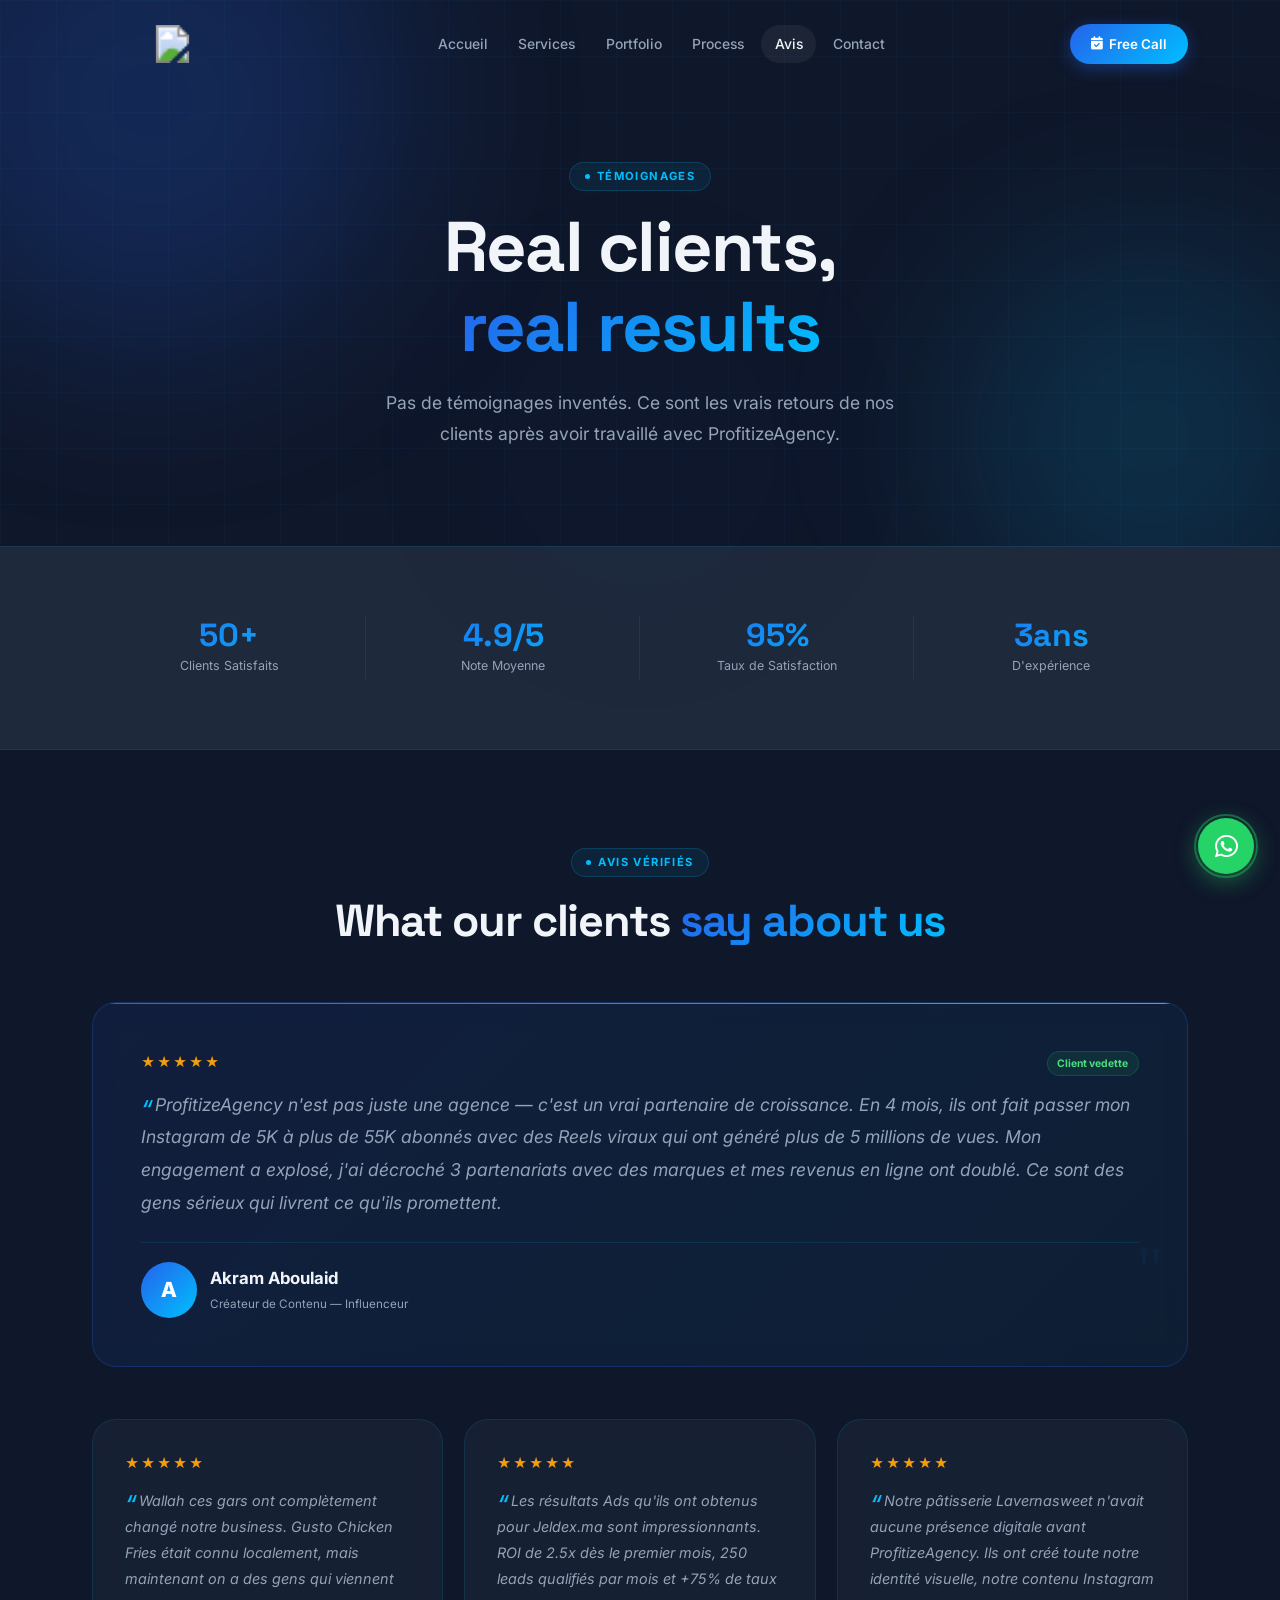
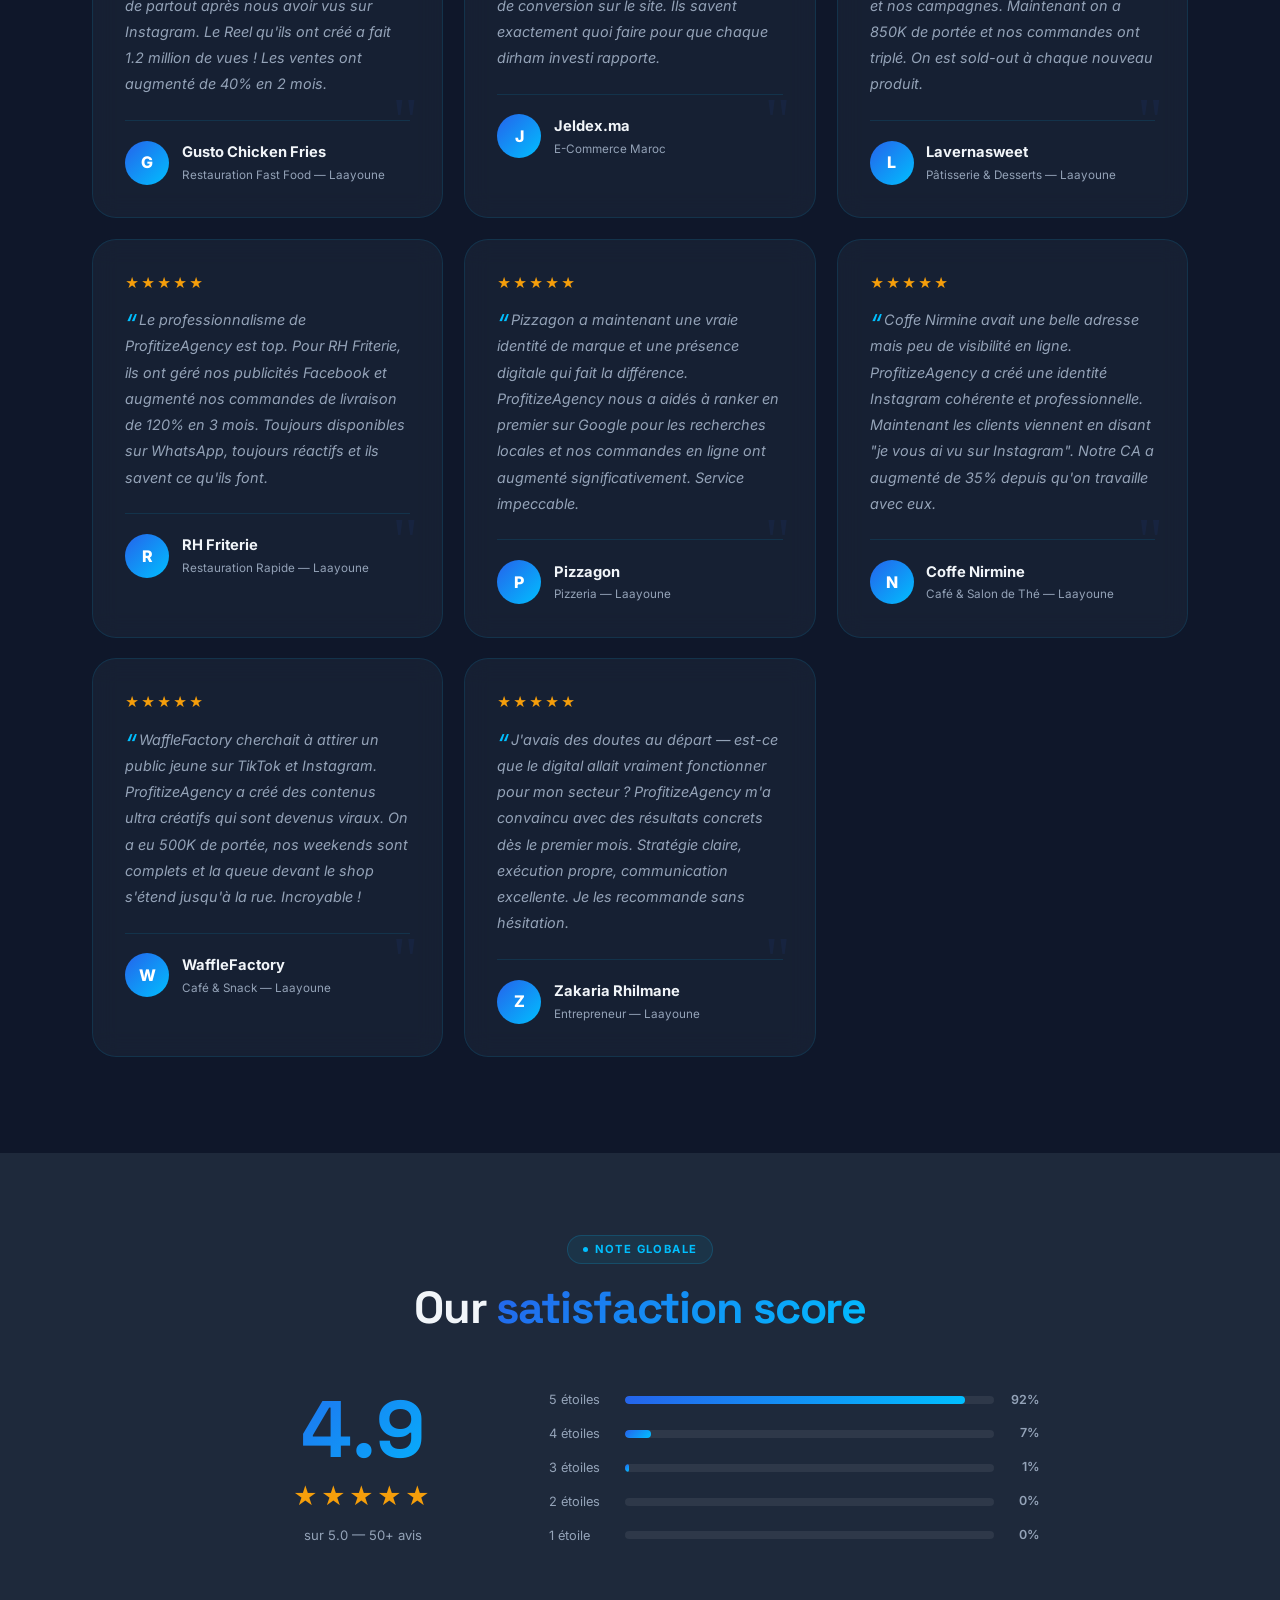
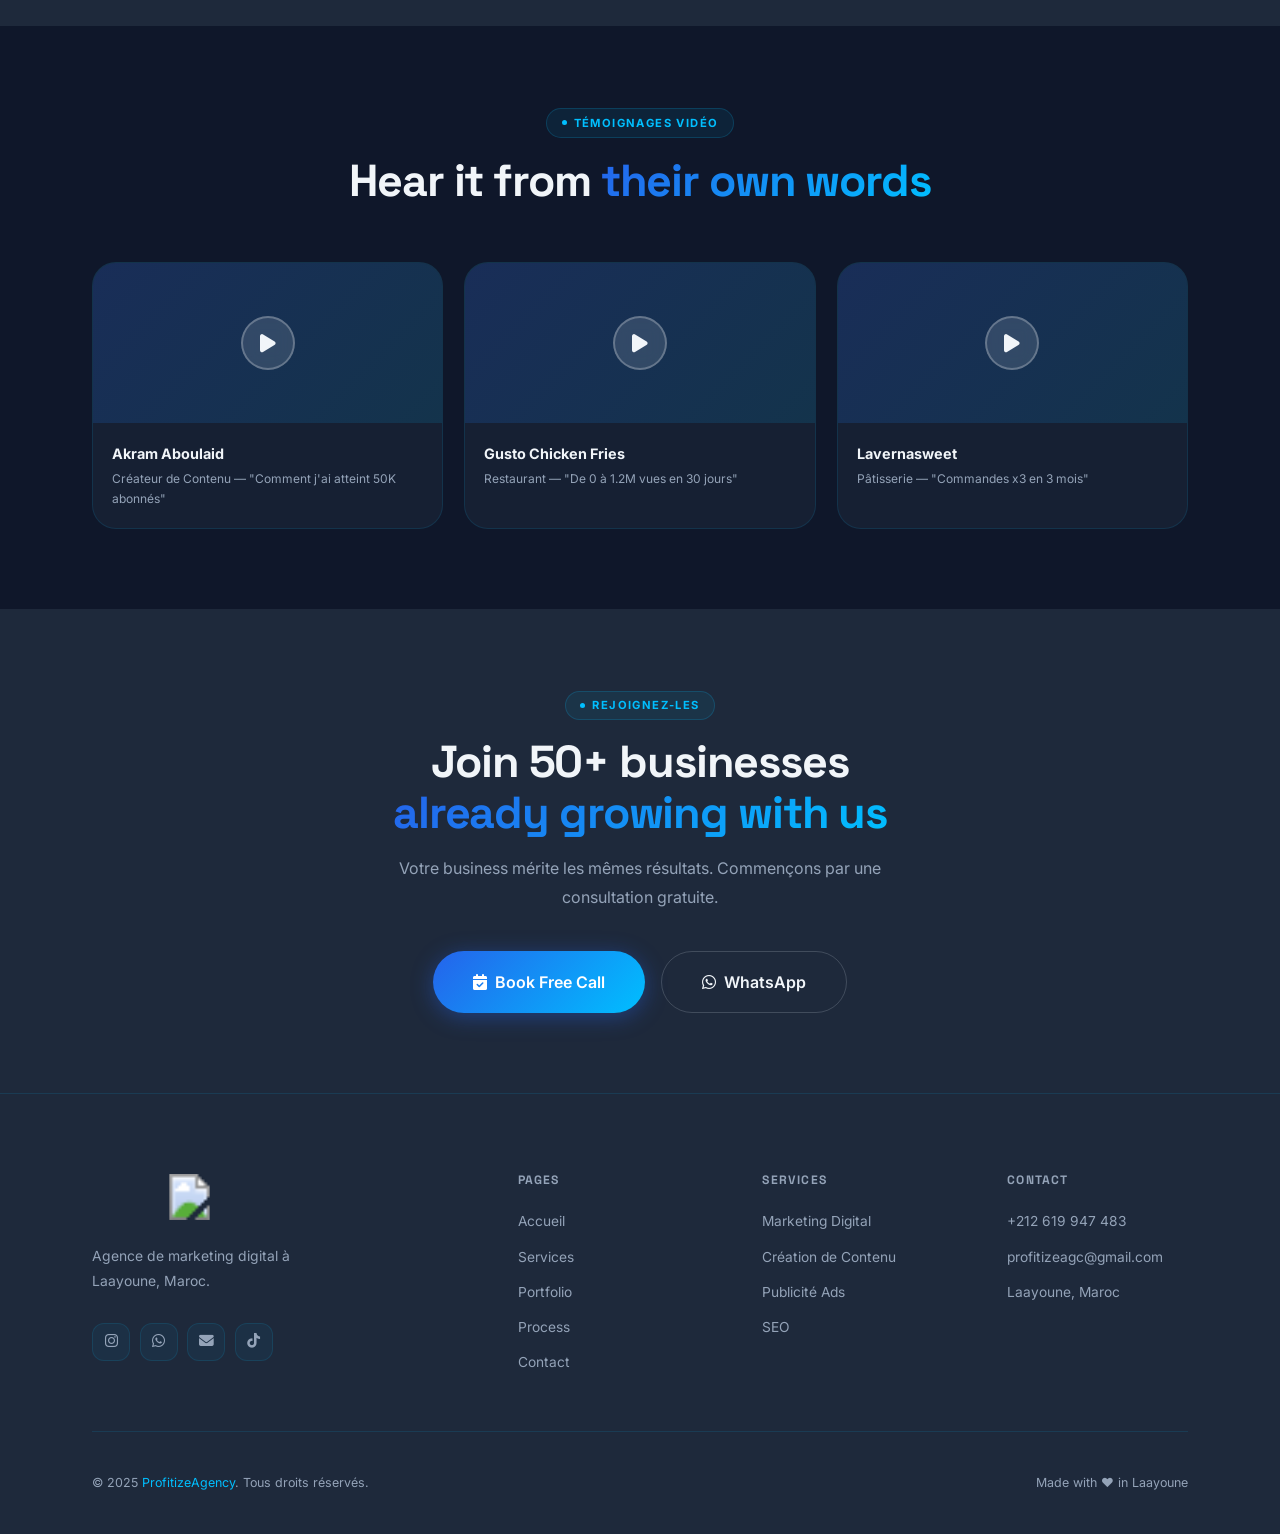
<file: testimonials.html>
﻿<!DOCTYPE html>
<html lang="fr">
<head>
  <meta charset="UTF-8">
  <meta name="viewport" content="width=device-width, initial-scale=1.0">
  <title>Avis Clients | ProfitizeAgency</title>
  <link rel="stylesheet" href="styles.css">
  <link rel="stylesheet" href="https://cdnjs.cloudflare.com/ajax/libs/font-awesome/6.5.0/css/all.min.css">
  <style>
    .tes-hero {
      padding: 10rem 0 6rem;
      text-align: center;
      position: relative;
      overflow: hidden;
    }
    .tes-hero h1 { margin-bottom: 1.2rem; }
    .tes-hero p  { color:var(--gray-m);font-size:1.1rem;max-width:540px;margin:0 auto; }

    /* TRUST BAR */
    .trust-bar { background:var(--dark-2);padding:3rem 0;border-top:1px solid var(--card-b);border-bottom:1px solid var(--card-b); }
    .trust-grid { display:grid;grid-template-columns:repeat(4,1fr);gap:0;text-align:center; }
    .tb-item { padding:1.5rem 1rem;position:relative; }
    .tb-item::after { content:'';position:absolute;right:0;top:20%;height:60%;width:1px;background:var(--card-b); }
    .tb-item:last-child::after { display:none; }
    .tb-num { font-family:var(--font-h);font-size:2rem;font-weight:800;background:var(--grad);-webkit-background-clip:text;-webkit-text-fill-color:transparent;background-clip:text;line-height:1; }
    .tb-lbl { font-size:0.78rem;color:var(--gray-m);margin-top:0.35rem; }

    /* REVIEWS */
    .reviews-section { padding:6rem 0; }
    .reviews-grid { display:grid;grid-template-columns:repeat(3,1fr);gap:1.3rem; }

    .rev-card { position:relative;overflow:hidden; }
    .rev-top { display:flex;justify-content:space-between;align-items:flex-start;margin-bottom:0.8rem; }
    .rev-stars { color:#F59E0B;font-size:0.85rem;letter-spacing:2px; }
    .rev-badge { font-size:0.65rem;font-weight:700;padding:0.2rem 0.6rem;border-radius:999px;background:rgba(34,197,94,.1);border:1px solid rgba(34,197,94,.2);color:#4ADE80; }
    .rev-text { font-size:0.9rem;color:var(--gray-m);font-style:italic;line-height:1.82;margin-bottom:1.4rem;position:relative; }
    .rev-text::before { content:'\201C';color:var(--cyan);font-size:1.8rem;line-height:0;vertical-align:-0.35em;margin-right:3px; }
    .rev-author { display:flex;align-items:center;gap:0.8rem;padding-top:1.2rem;border-top:1px solid var(--card-b); }
    .rev-av {
      width:44px;height:44px;border-radius:50%;
      background:var(--grad);
      display:flex;align-items:center;justify-content:center;
      font-weight:800;color:#fff;font-size:1rem;flex-shrink:0;
    }
    .rev-name { font-size:0.92rem;font-weight:700;color:var(--white);margin-bottom:0.1rem; }
    .rev-role { font-size:0.73rem;color:var(--gray-m); }
    .rev-quote { position:absolute;bottom:4rem;right:1.5rem;font-size:4rem;color:var(--blue);opacity:.07;font-family:serif;line-height:1;pointer-events:none; }

    /* FEATURED REVIEW */
    .feat-rev {
      background:linear-gradient(135deg,rgba(37,99,235,.1),rgba(0,191,255,.05));
      border:1px solid rgba(37,99,235,.25);
      border-radius:24px;
      padding:3rem;
      margin-bottom:2rem;
      position:relative;
      overflow:hidden;
      grid-column:1/-1;
    }
    .feat-rev::before { content:'';position:absolute;top:0;left:0;right:0;height:1px;background:var(--grad); }
    .feat-rev .rev-text { font-size:1.1rem;line-height:1.85; }
    .feat-rev .rev-av { width:56px;height:56px;font-size:1.3rem; }
    .feat-rev .rev-name { font-size:1.05rem; }

    /* OVERALL RATING */
    .rating-section { background:var(--dark-2);padding:5rem 0; }
    .rating-inner { display:grid;grid-template-columns:1fr 2fr;gap:4rem;align-items:center;max-width:800px;margin:0 auto; }
    .rating-score { text-align:center; }
    .big-score { font-family:var(--font-h);font-size:5rem;font-weight:800;background:var(--grad);-webkit-background-clip:text;-webkit-text-fill-color:transparent;background-clip:text;line-height:1; }
    .score-stars { color:#F59E0B;font-size:1.5rem;letter-spacing:3px;margin:0.5rem 0; }
    .score-base { font-size:0.82rem;color:var(--gray-m); }
    .rating-bars { display:flex;flex-direction:column;gap:0.8rem; }
    .rb-row { display:flex;align-items:center;gap:1rem; }
    .rb-label { font-size:0.8rem;color:var(--gray-m);width:60px;flex-shrink:0; }
    .rb-bar-track { flex:1;height:8px;background:rgba(255,255,255,.07);border-radius:999px;overflow:hidden; }
    .rb-bar-fill { height:100%;border-radius:999px;background:var(--grad); }
    .rb-pct { font-size:0.78rem;font-weight:600;color:var(--gray-m);width:30px;text-align:right; }

    /* VIDEO PLACEHOLDERS */
    .vid-section { padding:5rem 0; }
    .vid-grid { display:grid;grid-template-columns:repeat(3,1fr);gap:1.3rem; }
    .vid-card {
      background:var(--card-bg);
      border:1px solid var(--card-b);
      border-radius:var(--r-xl);
      overflow:hidden;
      transition:var(--t);
      cursor:pointer;
    }
    .vid-card:hover { border-color:var(--card-bh);transform:translateY(-6px); }
    .vid-thumb {
      height:160px;
      background:linear-gradient(135deg,rgba(37,99,235,.2),rgba(0,191,255,.12));
      display:flex;align-items:center;justify-content:center;
      position:relative;
      font-size:0.9rem;
      color:var(--gray-m);
    }
    .vid-play {
      width:54px;height:54px;border-radius:50%;
      background:rgba(255,255,255,.12);
      border:2px solid rgba(255,255,255,.25);
      display:flex;align-items:center;justify-content:center;
      font-size:1.3rem;color:var(--white);
      backdrop-filter:blur(8px);
      transition:var(--t);
    }
    .vid-card:hover .vid-play { background:var(--grad);border-color:transparent;box-shadow:0 8px 24px rgba(37,99,235,.5); }
    .vid-info { padding:1.2rem; }
    .vid-client { font-size:0.9rem;font-weight:700;color:var(--white);margin-bottom:0.2rem; }
    .vid-role { font-size:0.75rem;color:var(--gray-m); }

    /* CTA */
    .tes-cta { padding:5rem 0;text-align:center; }
    .tes-cta h2 { margin-bottom:1rem; }
    .tes-cta p  { color:var(--gray-m);max-width:500px;margin:0 auto 2.5rem; }

    @media(max-width:1024px){
      .reviews-grid { grid-template-columns:1fr 1fr; }
      .trust-grid { grid-template-columns:repeat(2,1fr); }
      .tb-item:nth-child(2)::after { display:none; }
      .rating-inner { grid-template-columns:1fr;gap:2.5rem; }
      .vid-grid { grid-template-columns:repeat(2,1fr); }
    }
    @media(max-width:640px){
      .reviews-grid { grid-template-columns:1fr; }
      .feat-rev { padding:2rem; }
      .vid-grid { grid-template-columns:1fr; }
      .trust-grid { grid-template-columns:1fr 1fr; }
      .tb-item:nth-child(2)::after { display:none; }
    }
  </style>
</head>
<body>
<!-- NAV -->
<nav id="nav">
  <div class="container nav-inner">
    <a href="index.html" class="logo-img"><img src="logo.svg" alt="ProfitizeAgency"></a>
    <ul class="n-menu" id="nm">
      <li><a href="index.html">Accueil</a></li>
      <li><a href="services.html">Services</a></li>
      <li><a href="portfolio.html">Portfolio</a></li>
      <li><a href="process.html">Process</a></li>
      <li><a href="testimonials.html" class="active">Avis</a></li>
      <li><a href="contact.html">Contact</a></li>
    </ul>
    <a href="contact.html" class="n-cta"><i class="fas fa-calendar-check"></i> Free Call</a>
    <button class="n-ham" id="nh" aria-label="Menu"><span></span><span></span><span></span></button>
  </div>
</nav>

<!-- HERO -->
<section class="tes-hero grid-bg">
  <div class="orb orb-blue" style="width:500px;height:500px;top:-150px;left:-100px;"></div>
  <div class="orb orb-cyan" style="width:380px;height:380px;bottom:-80px;right:-60px;"></div>
  <div class="container" style="position:relative;z-index:1;">
    <div class="chip reveal" style="margin:0 auto 1rem;">Témoignages</div>
    <h1 class="reveal d1">Real clients,<br><span class="g-text">real results</span></h1>
    <p class="reveal d2">Pas de témoignages inventés. Ce sont les vrais retours de nos clients après avoir travaillé avec ProfitizeAgency.</p>
  </div>
</section>

<!-- TRUST BAR -->
<div class="trust-bar">
  <div class="container">
    <div class="trust-grid">
      <div class="tb-item reveal"><div class="tb-num">50+</div><div class="tb-lbl">Clients Satisfaits</div></div>
      <div class="tb-item reveal d1"><div class="tb-num">4.9/5</div><div class="tb-lbl">Note Moyenne</div></div>
      <div class="tb-item reveal d2"><div class="tb-num">95%</div><div class="tb-lbl">Taux de Satisfaction</div></div>
      <div class="tb-item reveal d3"><div class="tb-num">3ans</div><div class="tb-lbl">D'expérience</div></div>
    </div>
  </div>
</div>

<!-- REVIEWS -->
<section class="reviews-section">
  <div class="container">
    <div class="s-hd c reveal">
      <div class="chip">Avis vérifiés</div>
      <h2 class="s-title">What our clients <span class="g-text">say about us</span></h2>
    </div>
    <div class="reviews-grid">

      <!-- FEATURED -->
      <div class="card feat-rev reveal">
        <div class="rev-top">
          <div class="rev-stars">★★★★★</div>
          <span class="rev-badge">Client vedette</span>
        </div>
        <p class="rev-text">ProfitizeAgency n'est pas juste une agence — c'est un vrai partenaire de croissance. En 4 mois, ils ont fait passer mon Instagram de 5K à plus de 55K abonnés avec des Reels viraux qui ont généré plus de 5 millions de vues. Mon engagement a explosé, j'ai décroché 3 partenariats avec des marques et mes revenus en ligne ont doublé. Ce sont des gens sérieux qui livrent ce qu'ils promettent.</p>
        <div class="rev-author">
          <div class="rev-av">A</div>
          <div>
            <div class="rev-name">Akram Aboulaid</div>
            <div class="rev-role">Créateur de Contenu — Influenceur</div>
          </div>
        </div>
        <div class="rev-quote">"</div>
      </div>

      <!-- Review 2 -->
      <div class="card rev-card reveal">
        <div class="rev-top"><div class="rev-stars">★★★★★</div></div>
        <p class="rev-text">Wallah ces gars ont complètement changé notre business. Gusto Chicken Fries était connu localement, mais maintenant on a des gens qui viennent de partout après nous avoir vus sur Instagram. Le Reel qu'ils ont créé a fait 1.2 million de vues ! Les ventes ont augmenté de 40% en 2 mois.</p>
        <div class="rev-author">
          <div class="rev-av">G</div>
          <div>
            <div class="rev-name">Gusto Chicken Fries</div>
            <div class="rev-role">Restauration Fast Food — Laayoune</div>
          </div>
        </div>
        <div class="rev-quote">"</div>
      </div>

      <!-- Review 3 -->
      <div class="card rev-card reveal d1">
        <div class="rev-top"><div class="rev-stars">★★★★★</div></div>
        <p class="rev-text">Les résultats Ads qu'ils ont obtenus pour Jeldex.ma sont impressionnants. ROI de 2.5x dès le premier mois, 250 leads qualifiés par mois et +75% de taux de conversion sur le site. Ils savent exactement quoi faire pour que chaque dirham investi rapporte.</p>
        <div class="rev-author">
          <div class="rev-av">J</div>
          <div>
            <div class="rev-name">Jeldex.ma</div>
            <div class="rev-role">E-Commerce Maroc</div>
          </div>
        </div>
        <div class="rev-quote">"</div>
      </div>

      <!-- Review 4 -->
      <div class="card rev-card reveal">
        <div class="rev-top"><div class="rev-stars">★★★★★</div></div>
        <p class="rev-text">Notre pâtisserie Lavernasweet n'avait aucune présence digitale avant ProfitizeAgency. Ils ont créé toute notre identité visuelle, notre contenu Instagram et nos campagnes. Maintenant on a 850K de portée et nos commandes ont triplé. On est sold-out à chaque nouveau produit.</p>
        <div class="rev-author">
          <div class="rev-av">L</div>
          <div>
            <div class="rev-name">Lavernasweet</div>
            <div class="rev-role">Pâtisserie & Desserts — Laayoune</div>
          </div>
        </div>
        <div class="rev-quote">"</div>
      </div>

      <!-- Review 5 -->
      <div class="card rev-card reveal d1">
        <div class="rev-top"><div class="rev-stars">★★★★★</div></div>
        <p class="rev-text">Le professionnalisme de ProfitizeAgency est top. Pour RH Friterie, ils ont géré nos publicités Facebook et augmenté nos commandes de livraison de 120% en 3 mois. Toujours disponibles sur WhatsApp, toujours réactifs et ils savent ce qu'ils font.</p>
        <div class="rev-author">
          <div class="rev-av">R</div>
          <div>
            <div class="rev-name">RH Friterie</div>
            <div class="rev-role">Restauration Rapide — Laayoune</div>
          </div>
        </div>
        <div class="rev-quote">"</div>
      </div>

      <!-- Review 6 -->
      <div class="card rev-card reveal d2">
        <div class="rev-top"><div class="rev-stars">★★★★★</div></div>
        <p class="rev-text">Pizzagon a maintenant une vraie identité de marque et une présence digitale qui fait la différence. ProfitizeAgency nous a aidés à ranker en premier sur Google pour les recherches locales et nos commandes en ligne ont augmenté significativement. Service impeccable.</p>
        <div class="rev-author">
          <div class="rev-av">P</div>
          <div>
            <div class="rev-name">Pizzagon</div>
            <div class="rev-role">Pizzeria — Laayoune</div>
          </div>
        </div>
        <div class="rev-quote">"</div>
      </div>

      <!-- Review 7 -->
      <div class="card rev-card reveal">
        <div class="rev-top"><div class="rev-stars">★★★★★</div></div>
        <p class="rev-text">Coffe Nirmine avait une belle adresse mais peu de visibilité en ligne. ProfitizeAgency a créé une identité Instagram cohérente et professionnelle. Maintenant les clients viennent en disant "je vous ai vu sur Instagram". Notre CA a augmenté de 35% depuis qu'on travaille avec eux.</p>
        <div class="rev-author">
          <div class="rev-av">N</div>
          <div>
            <div class="rev-name">Coffe Nirmine</div>
            <div class="rev-role">Café & Salon de Thé — Laayoune</div>
          </div>
        </div>
        <div class="rev-quote">"</div>
      </div>

      <!-- Review 8 -->
      <div class="card rev-card reveal d1">
        <div class="rev-top"><div class="rev-stars">★★★★★</div></div>
        <p class="rev-text">WaffleFactory cherchait à attirer un public jeune sur TikTok et Instagram. ProfitizeAgency a créé des contenus ultra créatifs qui sont devenus viraux. On a eu 500K de portée, nos weekends sont complets et la queue devant le shop s'étend jusqu'à la rue. Incroyable !</p>
        <div class="rev-author">
          <div class="rev-av">W</div>
          <div>
            <div class="rev-name">WaffleFactory</div>
            <div class="rev-role">Café & Snack — Laayoune</div>
          </div>
        </div>
        <div class="rev-quote">"</div>
      </div>

      <!-- Review 9 -->
      <div class="card rev-card reveal d2">
        <div class="rev-top"><div class="rev-stars">★★★★★</div></div>
        <p class="rev-text">J'avais des doutes au départ — est-ce que le digital allait vraiment fonctionner pour mon secteur ? ProfitizeAgency m'a convaincu avec des résultats concrets dès le premier mois. Stratégie claire, exécution propre, communication excellente. Je les recommande sans hésitation.</p>
        <div class="rev-author">
          <div class="rev-av">Z</div>
          <div>
            <div class="rev-name">Zakaria Rhilmane</div>
            <div class="rev-role">Entrepreneur — Laayoune</div>
          </div>
        </div>
        <div class="rev-quote">"</div>
      </div>

    </div>
  </div>
</section>

<!-- OVERALL RATING -->
<section class="rating-section">
  <div class="container">
    <div class="s-hd c reveal">
      <div class="chip">Note globale</div>
      <h2 class="s-title">Our <span class="g-text">satisfaction score</span></h2>
    </div>
    <div class="rating-inner">
      <div class="rating-score reveal">
        <div class="big-score">4.9</div>
        <div class="score-stars">★★★★★</div>
        <div class="score-base">sur 5.0 — 50+ avis</div>
      </div>
      <div class="rating-bars reveal d1">
        <div class="rb-row">
          <span class="rb-label">5 étoiles</span>
          <div class="rb-bar-track"><div class="rb-bar-fill" style="width:92%"></div></div>
          <span class="rb-pct">92%</span>
        </div>
        <div class="rb-row">
          <span class="rb-label">4 étoiles</span>
          <div class="rb-bar-track"><div class="rb-bar-fill" style="width:7%"></div></div>
          <span class="rb-pct">7%</span>
        </div>
        <div class="rb-row">
          <span class="rb-label">3 étoiles</span>
          <div class="rb-bar-track"><div class="rb-bar-fill" style="width:1%"></div></div>
          <span class="rb-pct">1%</span>
        </div>
        <div class="rb-row">
          <span class="rb-label">2 étoiles</span>
          <div class="rb-bar-track"><div class="rb-bar-fill" style="width:0%"></div></div>
          <span class="rb-pct">0%</span>
        </div>
        <div class="rb-row">
          <span class="rb-label">1 étoile</span>
          <div class="rb-bar-track"><div class="rb-bar-fill" style="width:0%"></div></div>
          <span class="rb-pct">0%</span>
        </div>
      </div>
    </div>
  </div>
</section>

<!-- VIDEO TESTIMONIALS (Placeholders) -->
<section class="vid-section">
  <div class="container">
    <div class="s-hd c reveal">
      <div class="chip">Témoignages vidéo</div>
      <h2 class="s-title">Hear it from <span class="g-text">their own words</span></h2>
    </div>
    <div class="vid-grid">
      <div class="vid-card reveal">
        <div class="vid-thumb">
          <div class="vid-play"><i class="fas fa-play"></i></div>
        </div>
        <div class="vid-info">
          <div class="vid-client">Akram Aboulaid</div>
          <div class="vid-role">Créateur de Contenu — "Comment j'ai atteint 50K abonnés"</div>
        </div>
      </div>
      <div class="vid-card reveal d1">
        <div class="vid-thumb">
          <div class="vid-play"><i class="fas fa-play"></i></div>
        </div>
        <div class="vid-info">
          <div class="vid-client">Gusto Chicken Fries</div>
          <div class="vid-role">Restaurant — "De 0 à 1.2M vues en 30 jours"</div>
        </div>
      </div>
      <div class="vid-card reveal d2">
        <div class="vid-thumb">
          <div class="vid-play"><i class="fas fa-play"></i></div>
        </div>
        <div class="vid-info">
          <div class="vid-client">Lavernasweet</div>
          <div class="vid-role">Pâtisserie — "Commandes x3 en 3 mois"</div>
        </div>
      </div>
    </div>
  </div>
</section>

<!-- CTA -->
<section class="tes-cta" style="background:var(--dark-2);">
  <div class="orb orb-blue" style="width:400px;height:400px;left:50%;top:50%;transform:translate(-50%,-50%);filter:blur(120px);opacity:.08;"></div>
  <div class="container" style="position:relative;z-index:1;">
    <div class="chip reveal" style="margin:0 auto 1rem;">Rejoignez-les</div>
    <h2 class="reveal d1">Join 50+ businesses<br><span class="g-text">already growing with us</span></h2>
    <p class="reveal d2">Votre business mérite les mêmes résultats. Commençons par une consultation gratuite.</p>
    <div style="display:flex;gap:1rem;justify-content:center;flex-wrap:wrap;" class="reveal d3">
      <a href="contact.html" class="btn btn-p btn-lg"><i class="fas fa-calendar-check"></i> Book Free Call</a>
      <a href="https://wa.me/212619947483" target="_blank" class="btn btn-o btn-lg"><i class="fab fa-whatsapp"></i> WhatsApp</a>
    </div>
  </div>
</section>

<!-- FOOTER -->
<footer id="footer">
  <div class="container">
    <div class="ft-top">
      <div class="ft-brand">
        <a href="index.html" class="logo-img footer-logo"><img src="logo.svg" alt="ProfitizeAgency"></a>
        <p class="ft-brand-txt">Agence de marketing digital à Laayoune, Maroc.</p>
        <div class="socials">
          <a href="https://instagram.com/Profitizeagency" target="_blank" class="soc-btn"><i class="fab fa-instagram"></i></a>
          <a href="https://wa.me/212619947483" target="_blank" class="soc-btn"><i class="fab fa-whatsapp"></i></a>
          <a href="mailto:profitizeagc@gmail.com" class="soc-btn"><i class="fas fa-envelope"></i></a>
          <a href="#" class="soc-btn"><i class="fab fa-tiktok"></i></a>
        </div>
      </div>
      <div class="ft-col"><h5>Pages</h5><ul>
        <li><a href="index.html">Accueil</a></li>
        <li><a href="services.html">Services</a></li>
        <li><a href="portfolio.html">Portfolio</a></li>
        <li><a href="process.html">Process</a></li>
        <li><a href="contact.html">Contact</a></li>
      </ul></div>
      <div class="ft-col"><h5>Services</h5><ul>
        <li><a href="services.html">Marketing Digital</a></li>
        <li><a href="services.html">Création de Contenu</a></li>
        <li><a href="services.html">Publicité Ads</a></li>
        <li><a href="services.html">SEO</a></li>
      </ul></div>
      <div class="ft-col"><h5>Contact</h5><ul>
        <li><a href="tel:+212619947483">+212 619 947 483</a></li>
        <li><a href="mailto:profitizeagc@gmail.com">profitizeagc@gmail.com</a></li>
        <li><a href="#">Laayoune, Maroc</a></li>
      </ul></div>
    </div>
    <div class="ft-bot">
      <p>&copy; 2025 <span class="cy">ProfitizeAgency</span>. Tous droits réservés.</p>
      <p>Made with ♥ in Laayoune</p>
    </div>
  </div>
</footer>
<a href="https://wa.me/212619947483" target="_blank" class="wa-float"><i class="fab fa-whatsapp"></i></a>
<script>
  const nav = document.getElementById('nav');
  window.addEventListener('scroll', () => nav.classList.toggle('stuck', window.scrollY > 40));
  const nh = document.getElementById('nh'), nm = document.getElementById('nm');
  nh.addEventListener('click', () => { nh.classList.toggle('open'); nm.classList.toggle('open'); });
  nm.querySelectorAll('a').forEach(a => a.addEventListener('click', () => { nh.classList.remove('open'); nm.classList.remove('open'); }));
  const ro = new IntersectionObserver(es => es.forEach(e => { if (e.isIntersecting) { e.target.classList.add('in'); ro.unobserve(e.target); } }), { threshold: 0.1, rootMargin: '0px 0px -40px 0px' });
  document.querySelectorAll('.reveal').forEach(el => ro.observe(el));
</script>
</body>
</html>
</file>
<file: styles.css>
/* =============================================
   PROFITIZE.AGENCY — Premium Design System
   ============================================= */

@import url('https://fonts.googleapis.com/css2?family=Inter:wght@300;400;500;600;700;800&family=Space+Grotesk:wght@500;600;700;800&display=swap');

/* ===== CSS VARIABLES ===== */
:root {
  --dark:       #0F172A;
  --dark-2:     #1E293B;
  --dark-3:     #334155;
  --blue:       #2563EB;
  --blue-l:     #3B82F6;
  --blue-d:     #1D4ED8;
  --cyan:       #00BFFF;
  --gray:       #CBD5E1;
  --gray-m:     #94A3B8;
  --white:      #F1F5F9;

  --grad:       linear-gradient(135deg, #2563EB 0%, #00BFFF 100%);
  --grad-r:     linear-gradient(135deg, #00BFFF 0%, #2563EB 100%);
  --grad-dark:  linear-gradient(160deg, #1E293B 0%, #0F172A 100%);
  --grad-card:  linear-gradient(135deg, rgba(37,99,235,.08), rgba(0,191,255,.04));

  --card-bg:    rgba(30, 41, 59, 0.55);
  --card-b:     rgba(0, 191, 255, 0.12);
  --card-bh:    rgba(0, 191, 255, 0.32);

  --sh-sm:  0 2px 10px rgba(0,0,0,.35);
  --sh-md:  0 10px 35px rgba(0,0,0,.4);
  --sh-lg:  0 25px 70px rgba(0,0,0,.5);

  --font:    'Inter', sans-serif;
  --font-h:  'Space Grotesk', sans-serif;

  --r-s:  6px;
  --r-m:  12px;
  --r-l:  18px;
  --r-xl: 24px;
  --r-f:  999px;

  --t:    all 0.3s cubic-bezier(0.4,0,0.2,1);
  --t-s:  all 0.65s cubic-bezier(0.4,0,0.2,1);
}

/* ===== RESET ===== */
*, *::before, *::after { margin:0; padding:0; box-sizing:border-box; }
html { scroll-behavior: smooth; }
body {
  font-family: var(--font);
  background: var(--dark);
  color: var(--gray);
  overflow-x: hidden;
  line-height: 1.65;
  -webkit-font-smoothing: antialiased;
}

::-webkit-scrollbar { width: 5px; }
::-webkit-scrollbar-track { background: var(--dark); }
::-webkit-scrollbar-thumb { background: linear-gradient(var(--blue), var(--cyan)); border-radius:3px; }
::selection { background: rgba(37,99,235,.35); color: var(--white); }

a { text-decoration: none; color: inherit; transition: var(--t); }
img { max-width: 100%; }
button { font-family: var(--font); cursor: pointer; }

/* ===== TYPOGRAPHY ===== */
h1, h2, h3, h4, h5 {
  font-family: var(--font-h);
  color: var(--white);
  line-height: 1.14;
  letter-spacing: -0.025em;
}
h1 { font-size: clamp(2.4rem, 5.5vw, 4.8rem); font-weight: 800; }
h2 { font-size: clamp(1.8rem, 3.5vw, 3.2rem); font-weight: 700; }
h3 { font-size: clamp(1.15rem, 2vw, 1.55rem); font-weight: 700; }
h4 { font-size: 1.05rem; font-weight: 600; }
p  { line-height: 1.78; }

.g-text {
  background: var(--grad);
  -webkit-background-clip: text;
  -webkit-text-fill-color: transparent;
  background-clip: text;
}

/* ===== LAYOUT ===== */
.container  { max-width: 1160px; margin: 0 auto; padding: 0 2rem; }
.container-w{ max-width: 1380px; margin: 0 auto; padding: 0 2rem; }
section { padding: 6.5rem 0; }

/* ===== NAVBAR ===== */
#nav {
  position: fixed;
  top: 0; left: 0; right: 0;
  z-index: 1000;
  padding: 1rem 0;
  transition: background 0.3s ease, padding 0.3s ease, box-shadow 0.3s ease;
}

#nav.stuck {
  background: rgba(15, 23, 42, 0.98);
  backdrop-filter: blur(24px);
  -webkit-backdrop-filter: blur(24px);
  border-bottom: 1px solid var(--card-b);
  padding: 0.65rem 0;
  box-shadow: 0 4px 24px rgba(0,0,0,0.35);
}

.nav-inner {
  display: flex;
  align-items: center;
  justify-content: space-between;
  gap: 1.5rem;
  min-height: 56px;
}

/* ===== LOGO ===== */
.logo-img {
  display: inline-flex;
  align-items: center;
  text-decoration: none;
  flex-shrink: 0;
}

.logo-img img {
  height: 38px;
  width: auto;
  display: block;
  object-fit: contain;
  flex-shrink: 0;
  transition: opacity 0.3s ease;
}

.logo-img:hover img { opacity: 0.85; }

/* Footer logo */
.logo-img.footer-logo img { height: 46px; }

/* Nav links */
.n-menu {
  display: flex;
  align-items: center;
  list-style: none;
  gap: 0.2rem;
  flex: 1;
  justify-content: center;
}

.n-menu a {
  display: block;
  padding: 0.45rem 0.85rem;
  font-size: 0.87rem;
  font-weight: 500;
  color: var(--gray-m);
  border-radius: var(--r-f);
  transition: var(--t);
}

.n-menu a:hover,
.n-menu a.active {
  color: var(--white);
  background: rgba(255,255,255,.06);
}

/* Nav CTA */
.n-cta {
  display: inline-flex;
  align-items: center;
  gap: 0.4rem;
  background: var(--grad);
  color: #fff !important;
  padding: 0.55rem 1.3rem;
  border-radius: var(--r-f);
  font-size: 0.84rem;
  font-weight: 600;
  box-shadow: 0 4px 16px rgba(37,99,235,.4);
  white-space: nowrap;
  transition: var(--t);
}

.n-cta:hover {
  transform: translateY(-2px);
  box-shadow: 0 8px 28px rgba(0,191,255,.45);
}

/* Hamburger */
.n-ham {
  display: none;
  flex-direction: column;
  gap: 5px;
  background: none;
  border: none;
  padding: 5px;
  z-index: 1001;
}

.n-ham span {
  display: block;
  width: 22px; height: 2px;
  background: var(--white);
  border-radius: 2px;
  transition: var(--t);
}

.n-ham.open span:nth-child(1) { transform: translateY(7px) rotate(45deg); }
.n-ham.open span:nth-child(2) { opacity: 0; }
.n-ham.open span:nth-child(3) { transform: translateY(-7px) rotate(-45deg); }

/* ===== BUTTONS ===== */
.btn {
  display: inline-flex;
  align-items: center;
  gap: 0.5rem;
  padding: 0.85rem 1.9rem;
  border-radius: var(--r-f);
  font-weight: 600;
  font-size: 0.94rem;
  font-family: var(--font);
  border: none;
  cursor: pointer;
  transition: var(--t);
  text-decoration: none;
  white-space: nowrap;
}

.btn-p {
  background: var(--grad);
  color: #fff;
  box-shadow: 0 4px 22px rgba(37,99,235,.4);
}
.btn-p:hover {
  transform: translateY(-3px);
  box-shadow: 0 12px 38px rgba(0,191,255,.45);
}

.btn-o {
  background: transparent;
  color: var(--white);
  border: 1px solid rgba(203,213,225,.2);
}
.btn-o:hover {
  background: rgba(0,191,255,.06);
  border-color: var(--cyan);
  color: var(--cyan);
  transform: translateY(-3px);
}

.btn-lg { padding: 1.05rem 2.5rem; font-size: 1rem; }
.btn-sm { padding: 0.5rem 1.1rem; font-size: 0.8rem; }

/* ===== CHIP LABELS ===== */
.chip {
  display: inline-flex;
  align-items: center;
  gap: 0.45rem;
  background: rgba(0,191,255,.07);
  border: 1px solid rgba(0,191,255,.18);
  padding: 0.28rem 0.9rem;
  border-radius: var(--r-f);
  font-size: 0.7rem;
  font-weight: 700;
  color: var(--cyan);
  letter-spacing: 1.4px;
  text-transform: uppercase;
  margin-bottom: 1.1rem;
}

.chip::before {
  content: '';
  width: 5px; height: 5px;
  background: var(--cyan);
  border-radius: 50%;
  flex-shrink: 0;
  animation: blink 2s infinite;
}

@keyframes blink { 0%,100%{opacity:1} 50%{opacity:.3} }

/* ===== SECTION HEADER ===== */
.s-hd { margin-bottom: 3.5rem; }
.s-hd.c { text-align: center; }
.s-hd.c .s-desc { margin: 0.8rem auto 0; }
.s-title { margin-bottom: 0.5rem; }
.s-desc { color: var(--gray-m); font-size: 1rem; max-width: 560px; line-height: 1.82; margin-top: 0.7rem; }

/* ===== CARDS ===== */
.card {
  background: var(--card-bg);
  border: 1px solid var(--card-b);
  border-radius: var(--r-xl);
  padding: 2rem;
  transition: var(--t);
  position: relative;
  overflow: hidden;
  backdrop-filter: blur(12px);
  -webkit-backdrop-filter: blur(12px);
}

.card:hover {
  border-color: var(--card-bh);
  transform: translateY(-6px);
  box-shadow: var(--sh-md), 0 0 40px rgba(0,191,255,.07);
}

.card::after {
  content: '';
  position: absolute;
  top: 0; left: 0; right: 0;
  height: 1px;
  background: var(--grad);
  opacity: 0;
  transition: var(--t);
}
.card:hover::after { opacity: 1; }

/* ===== ICON BOX ===== */
.ib {
  width: 52px; height: 52px;
  border-radius: var(--r-m);
  display: flex;
  align-items: center;
  justify-content: center;
  font-size: 1.3rem;
  flex-shrink: 0;
  background: linear-gradient(135deg, rgba(37,99,235,.15), rgba(0,191,255,.08));
  border: 1px solid rgba(0,191,255,.18);
  color: var(--cyan);
  margin-bottom: 1.2rem;
  transition: var(--t);
}

.card:hover .ib {
  background: linear-gradient(135deg, rgba(37,99,235,.25), rgba(0,191,255,.15));
  box-shadow: 0 0 20px rgba(0,191,255,.2);
}

/* ===== BADGES ===== */
.bdg {
  display: inline-flex;
  align-items: center;
  gap: 0.3rem;
  padding: 0.22rem 0.65rem;
  border-radius: var(--r-f);
  font-size: 0.68rem;
  font-weight: 600;
}
.bdg-blue  { background: rgba(37,99,235,.12); color: #60A5FA; border: 1px solid rgba(37,99,235,.25); }
.bdg-cyan  { background: rgba(0,191,255,.1);  color: var(--cyan); border: 1px solid rgba(0,191,255,.2); }
.bdg-green { background: rgba(34,197,94,.1);  color: #4ADE80;  border: 1px solid rgba(34,197,94,.25); }
.bdg-amber { background: rgba(245,158,11,.1); color: #FCD34D;  border: 1px solid rgba(245,158,11,.2); }

/* ===== GRID PATTERN BG ===== */
.grid-bg {
  background-image:
    linear-gradient(rgba(0,191,255,.03) 1px, transparent 1px),
    linear-gradient(90deg, rgba(0,191,255,.03) 1px, transparent 1px);
  background-size: 56px 56px;
}

/* ===== GLOW ORBS ===== */
.orb {
  position: absolute;
  border-radius: 50%;
  filter: blur(90px);
  pointer-events: none;
}
.orb-blue { background: rgba(37,99,235,.22); }
.orb-cyan { background: rgba(0,191,255,.14); }

/* ===== DIVIDER ===== */
.div { height: 1px; background: linear-gradient(90deg, transparent, var(--card-b) 50%, transparent); }

/* ===== REVEAL ANIMATIONS ===== */
.reveal {
  opacity: 0;
  transform: translateY(26px);
  transition: opacity 0.65s ease, transform 0.65s ease;
}
.reveal.in { opacity: 1; transform: none; }
.d1 { transition-delay: 0.1s; }
.d2 { transition-delay: 0.2s; }
.d3 { transition-delay: 0.3s; }
.d4 { transition-delay: 0.4s; }
.d5 { transition-delay: 0.5s; }

@keyframes float  { 0%,100%{transform:translateY(0)} 50%{transform:translateY(-10px)} }
@keyframes float2 { 0%,100%{transform:translateY(0)} 50%{transform:translateY(-6px)} }
@keyframes spin   { to{transform:rotate(360deg)} }
@keyframes glow-p { 0%,100%{box-shadow:0 0 20px rgba(0,191,255,.3)} 50%{box-shadow:0 0 40px rgba(0,191,255,.6)} }

/* ===== MARQUEE ===== */
.mq-outer {
  overflow: hidden;
  position: relative;
}
.mq-outer::before,
.mq-outer::after {
  content: '';
  position: absolute;
  top: 0; bottom: 0;
  width: 110px;
  z-index: 2;
}
.mq-outer::before { left: 0;  background: linear-gradient(90deg, var(--dark), transparent); }
.mq-outer::after  { right: 0; background: linear-gradient(-90deg, var(--dark), transparent); }

.mq-track {
  display: flex;
  gap: 1rem;
  animation: mq 24s linear infinite;
  width: max-content;
}
@keyframes mq { from{transform:translateX(0)} to{transform:translateX(-50%)} }

.mq-pill {
  display: flex;
  align-items: center;
  gap: 0.55rem;
  padding: 0.5rem 1.2rem;
  background: var(--card-bg);
  border: 1px solid var(--card-b);
  border-radius: var(--r-f);
  white-space: nowrap;
  color: var(--gray-m);
  font-size: 0.82rem;
  font-weight: 500;
  backdrop-filter: blur(8px);
}
.mq-pill i { color: var(--cyan); font-size: 0.78rem; }

/* ===== STAT BOX ===== */
.stat-n {
  font-family: var(--font-h);
  font-size: clamp(2.2rem, 4vw, 3.5rem);
  font-weight: 800;
  line-height: 1;
  background: var(--grad);
  -webkit-background-clip: text;
  -webkit-text-fill-color: transparent;
  background-clip: text;
}
.stat-l { color: var(--gray-m); font-size: 0.85rem; margin-top: 0.4rem; }

/* ===== PAGE HERO ===== */
.page-hero {
  padding: 11rem 0 6rem;
  position: relative;
  overflow: hidden;
  background: var(--dark);
}

/* ===== FOOTER ===== */
#footer {
  background: var(--dark-2);
  border-top: 1px solid var(--card-b);
  padding: 5rem 0 2.5rem;
}

.ft-top {
  display: grid;
  grid-template-columns: 2fr 1fr 1fr 1fr;
  gap: 4rem;
  padding-bottom: 3.5rem;
  border-bottom: 1px solid var(--card-b);
  margin-bottom: 2.5rem;
}

.ft-brand-txt {
  color: var(--gray-m);
  font-size: 0.87rem;
  line-height: 1.8;
  margin: 1rem 0 1.8rem;
  max-width: 265px;
}

.socials { display: flex; gap: 0.6rem; }

.soc-btn {
  width: 38px; height: 38px;
  border-radius: var(--r-m);
  background: rgba(0,191,255,.05);
  border: 1px solid var(--card-b);
  display: flex;
  align-items: center;
  justify-content: center;
  color: var(--gray-m);
  font-size: 0.92rem;
  transition: var(--t);
}
.soc-btn:hover {
  background: var(--grad);
  color: #fff;
  border-color: transparent;
  transform: translateY(-3px);
}

.ft-col h5 {
  font-size: 0.76rem;
  font-weight: 700;
  color: var(--gray-m);
  text-transform: uppercase;
  letter-spacing: 1.2px;
  margin-bottom: 1.2rem;
}
.ft-col ul { list-style: none; }
.ft-col ul li + li { margin-top: 0.55rem; }
.ft-col ul li a { color: var(--gray-m); font-size: 0.86rem; }
.ft-col ul li a:hover { color: var(--cyan); padding-left: 4px; }

.ft-bot {
  display: flex;
  justify-content: space-between;
  align-items: center;
  flex-wrap: wrap;
  gap: 1rem;
}
.ft-bot p { color: var(--gray-m); font-size: 0.78rem; }
.ft-bot .cy { color: var(--cyan); }

/* ===== WHATSAPP FLOAT ===== */
.wa-float {
  position: fixed;
  bottom: 26px; right: 26px;
  width: 56px; height: 56px;
  background: #25D366;
  border-radius: 50%;
  display: flex;
  align-items: center;
  justify-content: center;
  font-size: 1.65rem;
  color: #fff;
  z-index: 9998;
  text-decoration: none;
  box-shadow: 0 6px 24px rgba(37,211,102,.45);
  transition: var(--t);
}
.wa-float:hover { transform: scale(1.1); box-shadow: 0 12px 36px rgba(37,211,102,.6); }
.wa-float::before {
  content: '';
  position: absolute;
  inset: -4px;
  border-radius: 50%;
  border: 2px solid rgba(37,211,102,.4);
  animation: wa-ring 2s ease-out infinite;
}
@keyframes wa-ring { 0%{transform:scale(1);opacity:1} 100%{transform:scale(1.7);opacity:0} }

/* ===== RESPONSIVE ===== */

/* TABLET */
@media (max-width: 1024px) {
  .n-menu {
    position: fixed;
    inset: 0 0 0 auto;
    width: 285px;
    background: rgba(15,23,42,.98);
    backdrop-filter: blur(24px);
    -webkit-backdrop-filter: blur(24px);
    flex-direction: column;
    justify-content: center;
    gap: 0.4rem;
    border-left: 1px solid var(--card-b);
    transform: translateX(100%);
    transition: transform 0.38s cubic-bezier(0.4,0,0.2,1);
    padding: 2rem;
    z-index: 999;
  }
  .n-menu.open { transform: translateX(0); }
  .n-menu a { font-size: 1.05rem; padding: 0.7rem 1rem; }
  .n-ham { display: flex; }

  /* Logo — Tablet */
  .logo-img img { height: 34px; }

  .ft-top { grid-template-columns: 1fr 1fr; gap: 2rem; }
  .ft-top .ft-brand { grid-column: 1 / -1; }
  section { padding: 5rem 0; }
}

/* MOBILE */
@media (max-width: 640px) {
  .container, .container-w { padding: 0 1.25rem; }
  section { padding: 3.5rem 0; }
  .ft-top { grid-template-columns: 1fr; gap: 2rem; }
  .ft-bot { flex-direction: column; text-align: center; }
  .wa-float { bottom: 18px; right: 18px; width: 50px; height: 50px; font-size: 1.4rem; }
  .btn-lg { padding: 0.9rem 1.8rem; font-size: 0.92rem; }

  /* Logo — Mobile */
  .logo-img img { height: 28px; }
  .nav-inner { gap: 0.75rem; min-height: 50px; }
}
</file>
